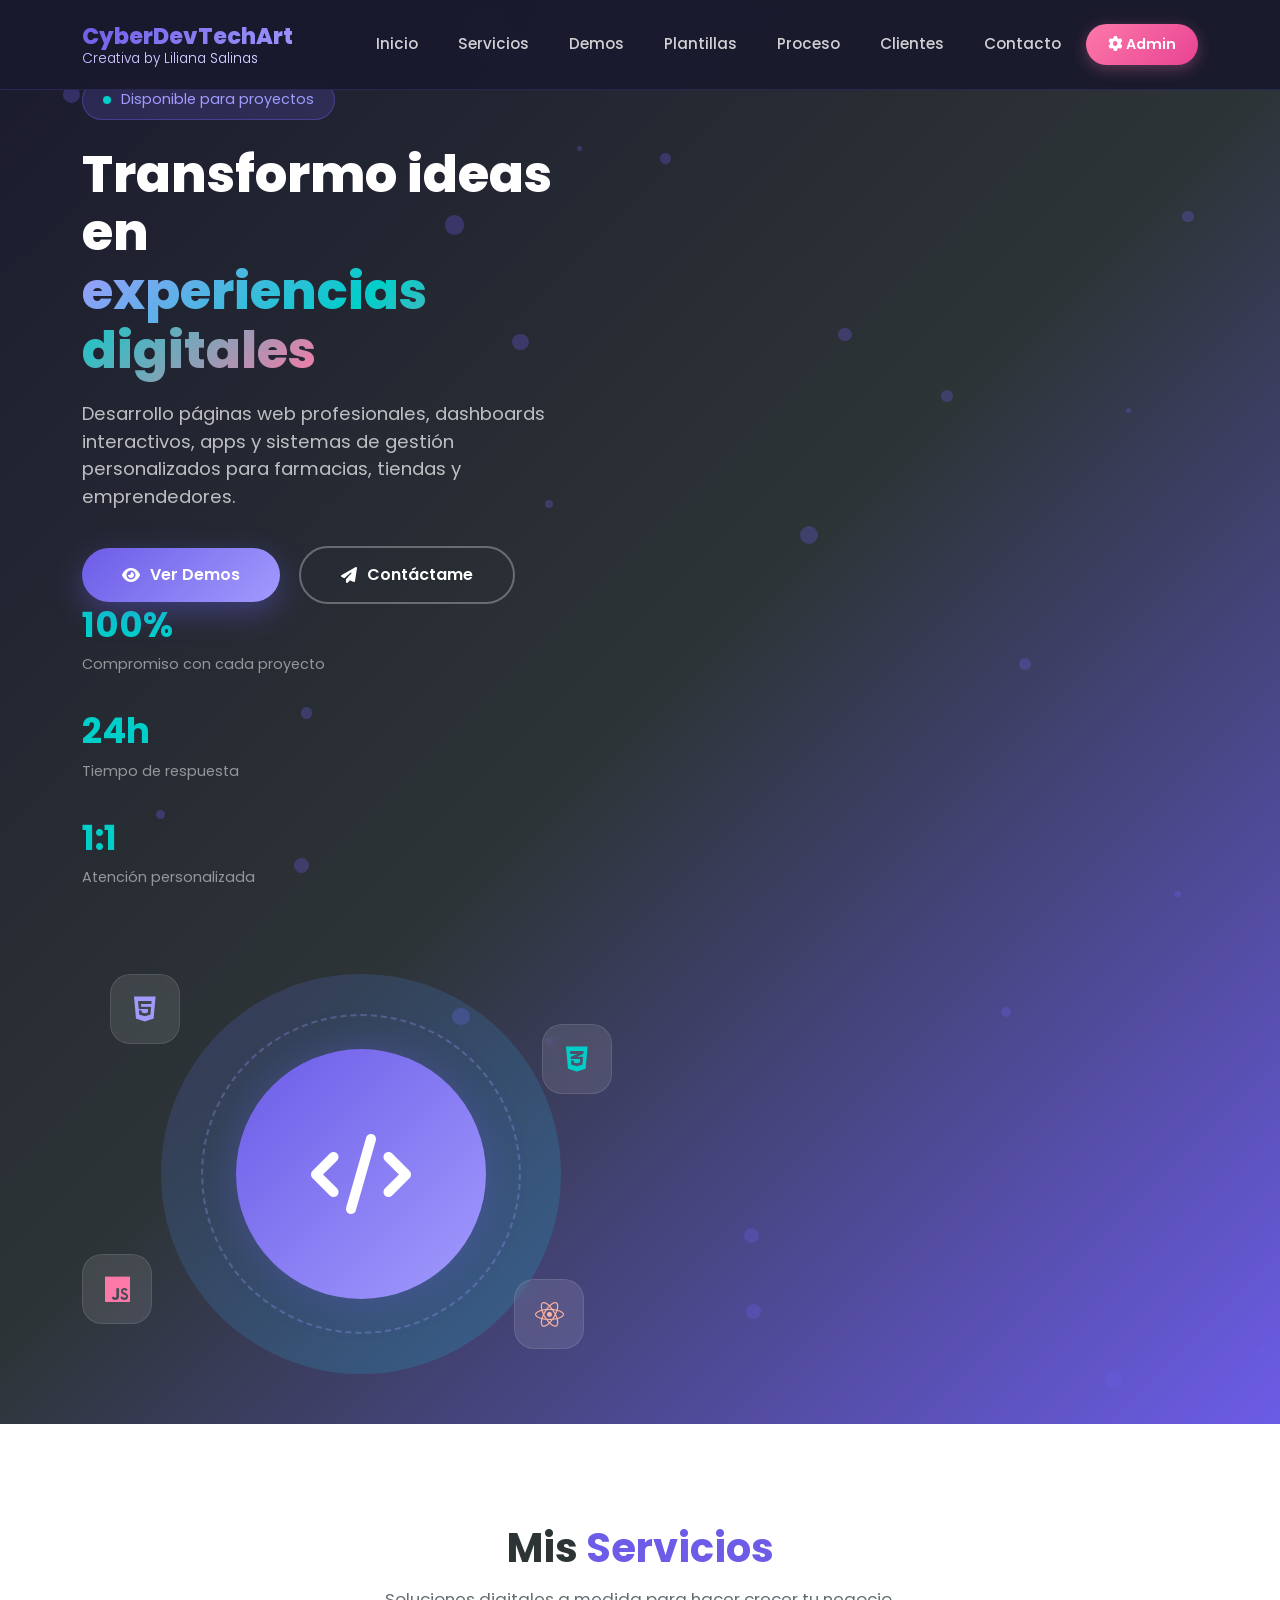
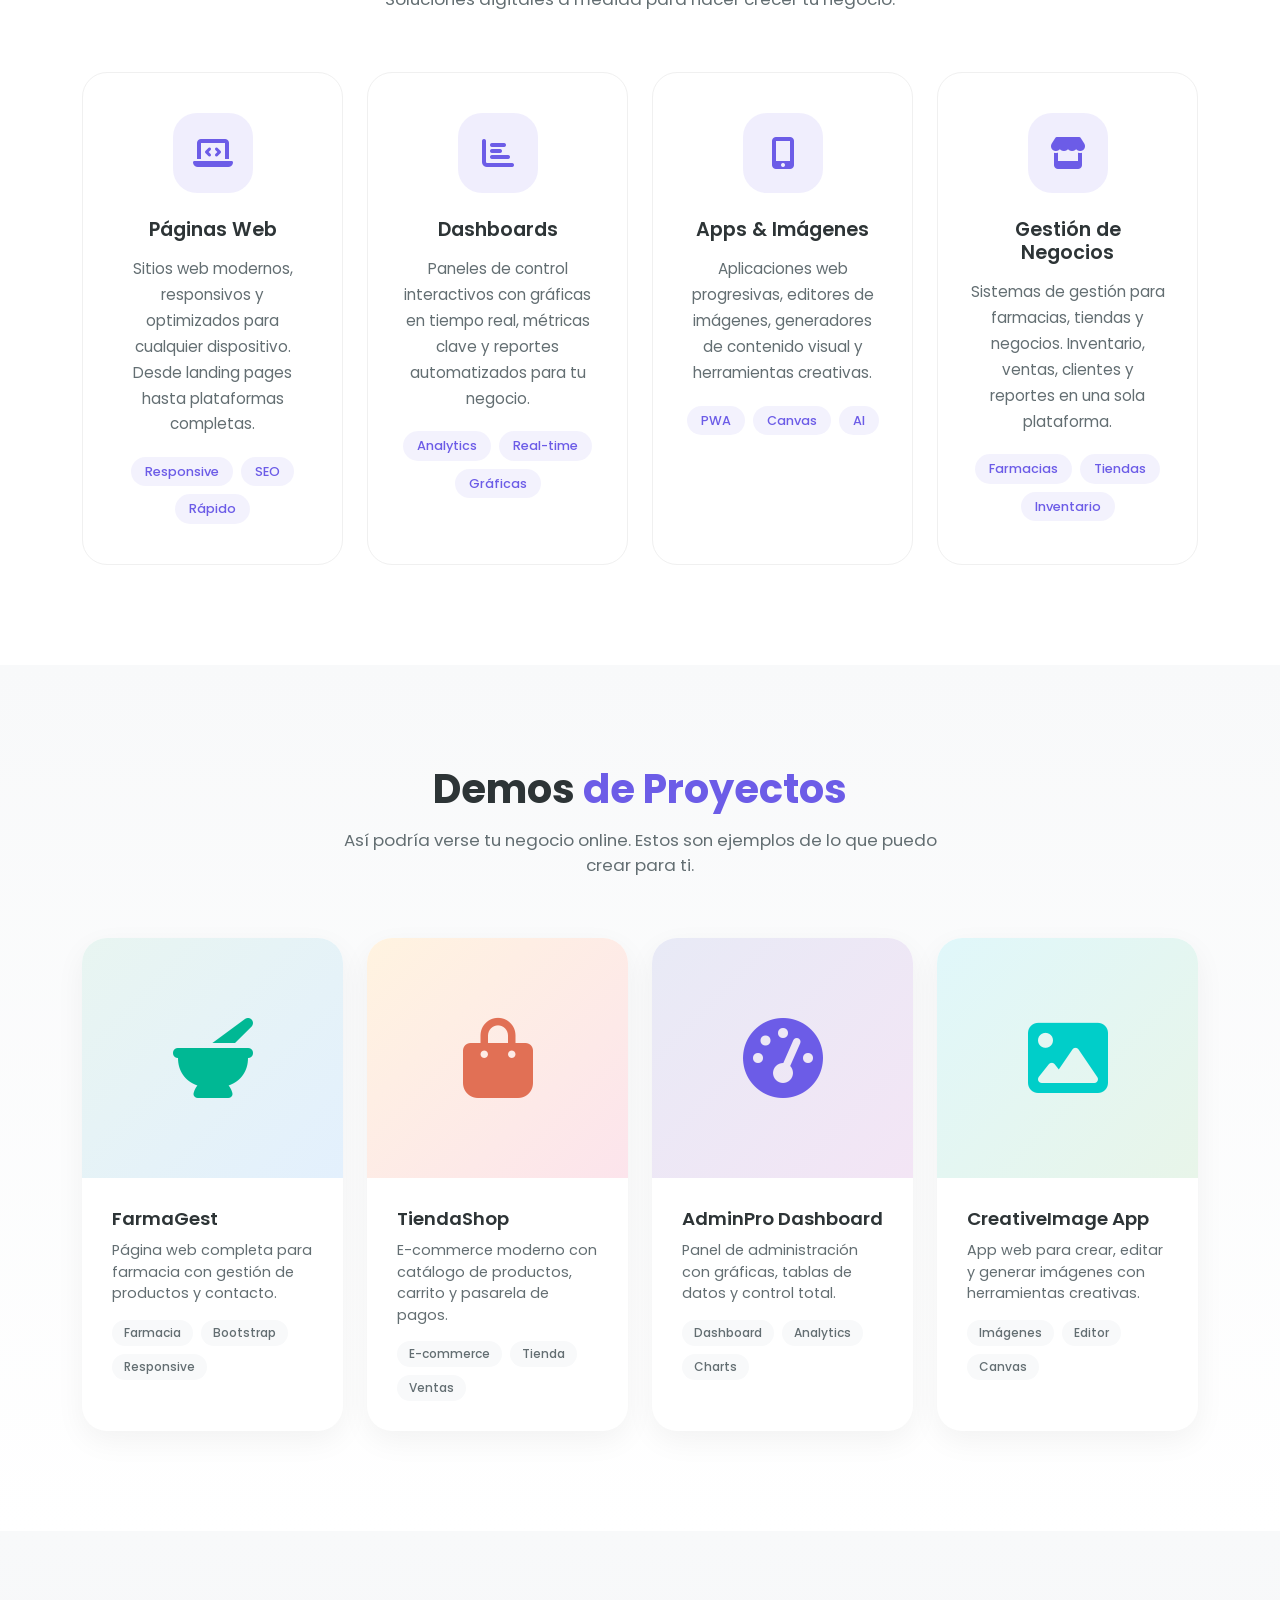
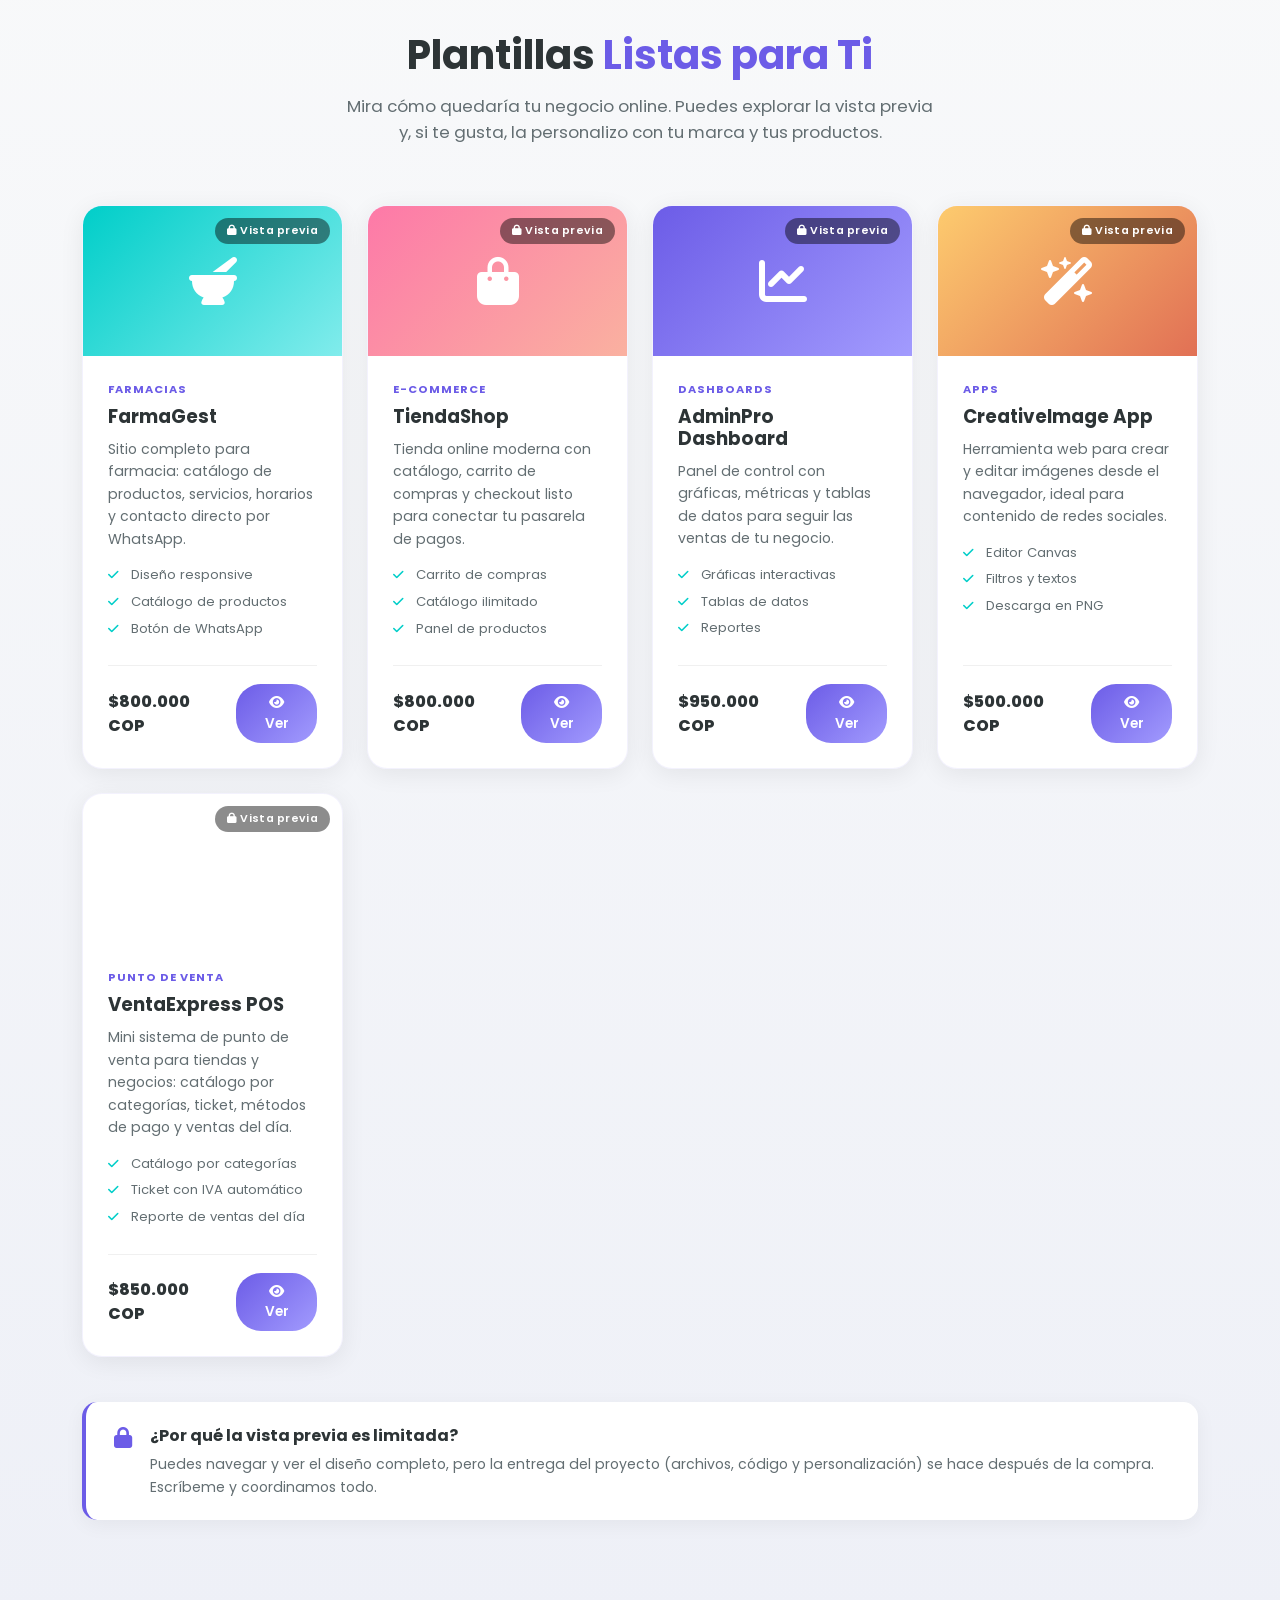
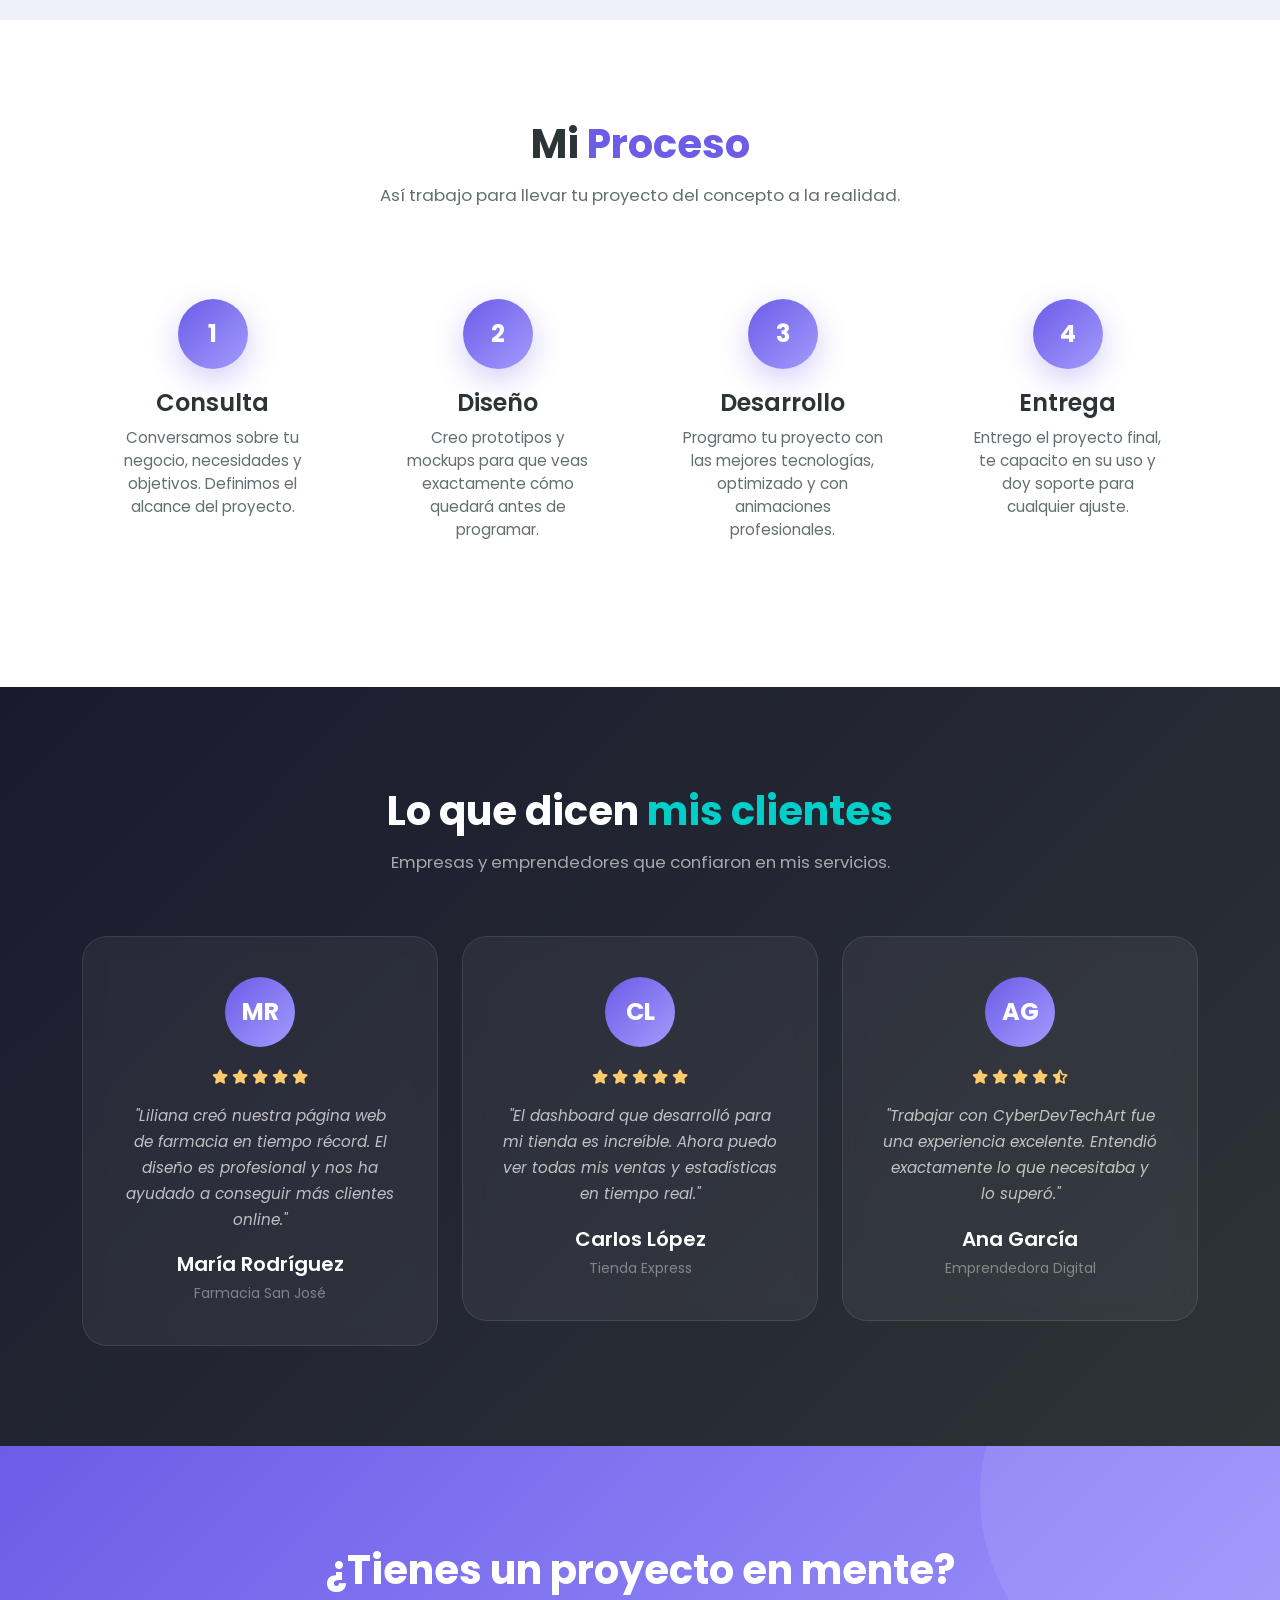
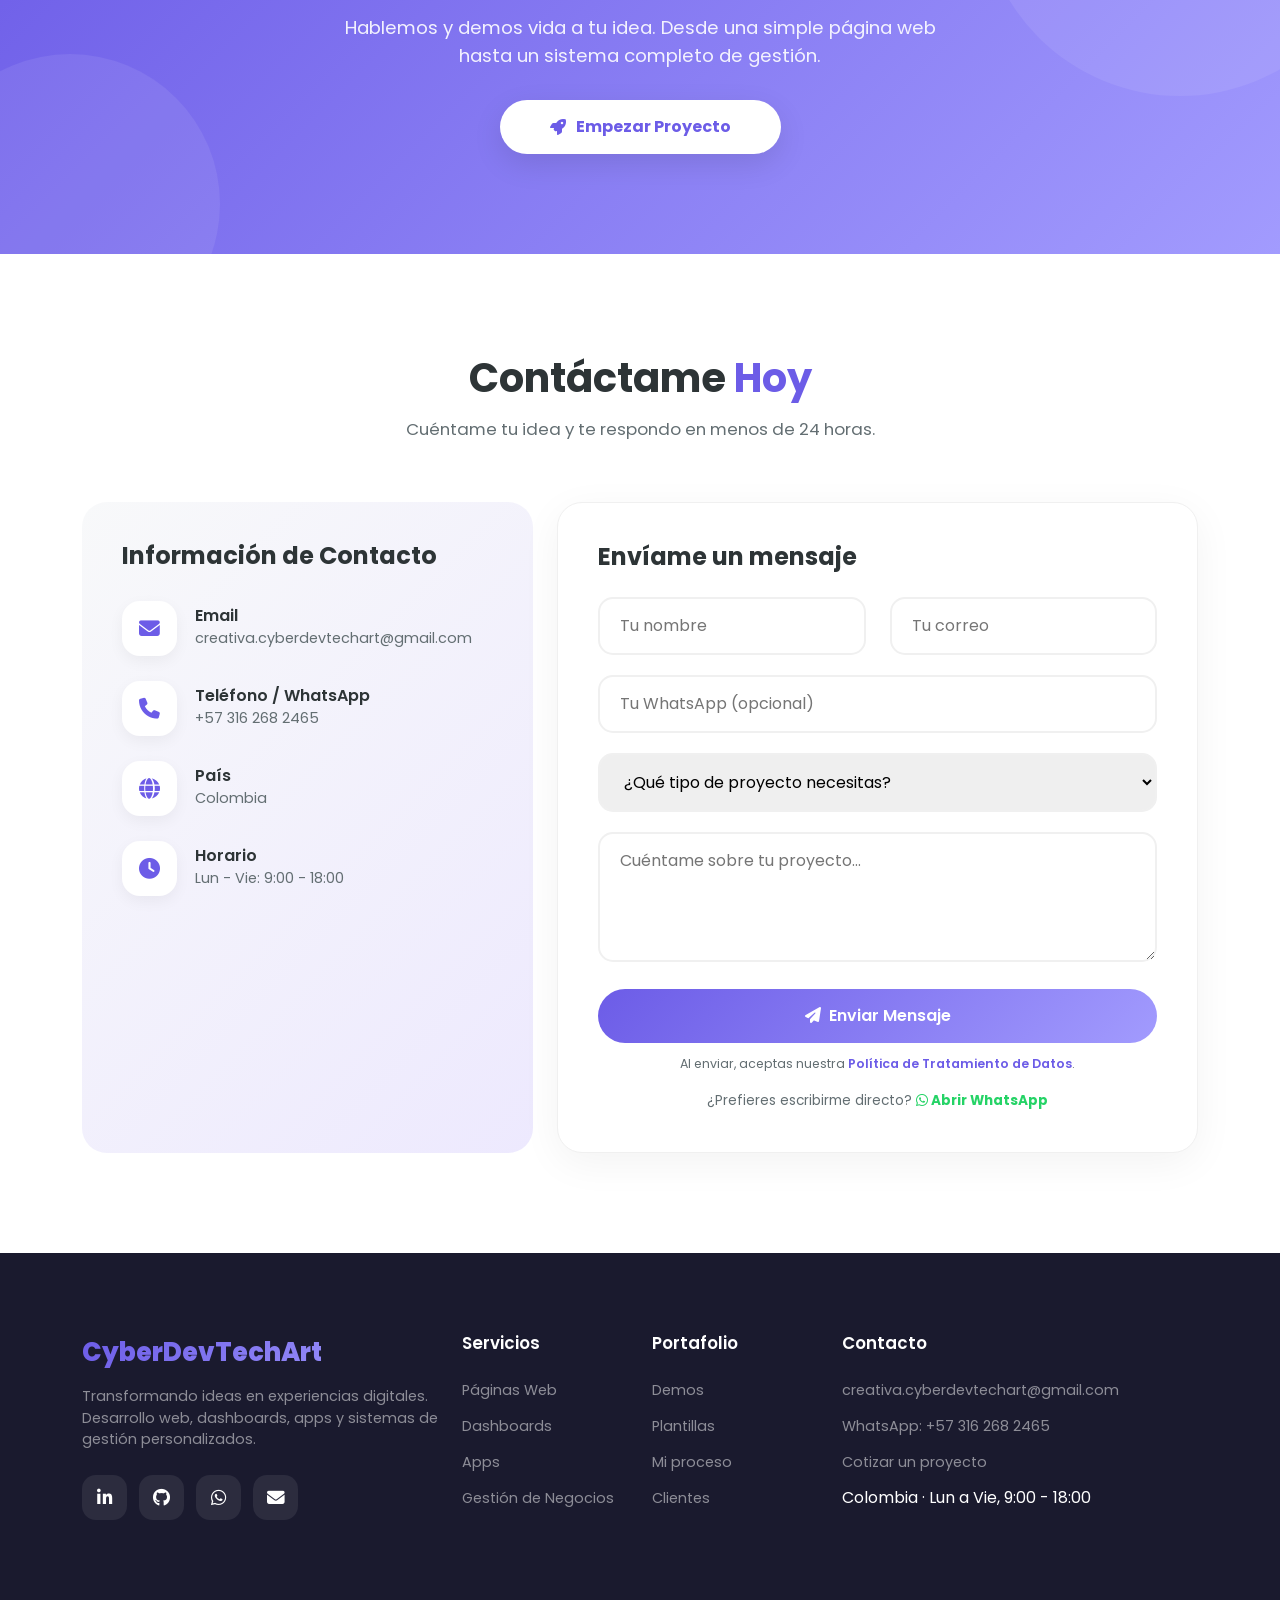
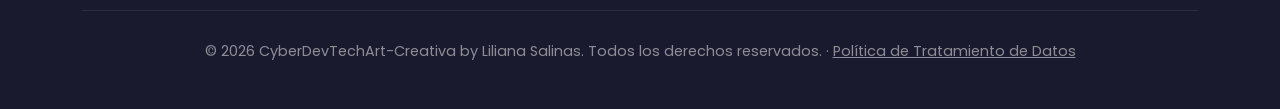
<file: index.html>
<!DOCTYPE html>
<html lang="es">
<head>
    <meta charset="UTF-8">
    <meta name="viewport" content="width=device-width, initial-scale=1.0">
    <title>CyberDevTechArt-Creativa | Desarrollo Web, Apps & Dashboards</title>
    <meta name="description" content="Portafolio de Liliana Salinas (CyberDevTechArt-Creativa): desarrollo de páginas web, dashboards, apps y sistemas de gestión para farmacias, tiendas y emprendedores en Colombia.">
    <meta name="author" content="Liliana Salinas">
    <link rel="canonical" href="https://salinascarabali.github.io/creativa.cyberdevtechart/">
    <meta property="og:type" content="website">
    <meta property="og:title" content="CyberDevTechArt-Creativa | Portafolio de Liliana Salinas">
    <meta property="og:description" content="Páginas web, dashboards, apps y sistemas de gestión a la medida. Mira los demos y plantillas disponibles.">
    <meta property="og:url" content="https://salinascarabali.github.io/creativa.cyberdevtechart/">
    <meta name="twitter:card" content="summary_large_image">
    <link href="https://cdn.jsdelivr.net/npm/bootstrap@5.3.2/dist/css/bootstrap.min.css" rel="stylesheet">
    <link href="https://cdnjs.cloudflare.com/ajax/libs/font-awesome/6.4.2/css/all.min.css" rel="stylesheet">
    <link href="https://fonts.googleapis.com/css2?family=Poppins:wght@300;400;500;600;700;800&display=swap" rel="stylesheet">
    <link rel="stylesheet" href="css/style.css">
</head>
<body>
    <!-- Navbar -->
    <nav class="navbar navbar-expand-lg fixed-top">
        <div class="container">
            <a class="navbar-brand" href="#inicio">CyberDevTechArt<span>Creativa by Liliana Salinas</span></a>
            <button class="navbar-toggler" type="button" data-bs-toggle="collapse" data-bs-target="#navbarNav">
                <span class="navbar-toggler-icon"></span>
            </button>
            <div class="collapse navbar-collapse" id="navbarNav">
                <ul class="navbar-nav ms-auto align-items-center">
                    <li class="nav-item"><a class="nav-link" href="#inicio">Inicio</a></li>
                    <li class="nav-item"><a class="nav-link" href="#servicios">Servicios</a></li>
                    <li class="nav-item"><a class="nav-link" href="#demos">Demos</a></li>
                    <li class="nav-item"><a class="nav-link" href="#plantillas">Plantillas</a></li>
                    <li class="nav-item"><a class="nav-link" href="#proceso">Proceso</a></li>
                    <li class="nav-item"><a class="nav-link" href="#testimonios">Clientes</a></li>
                    <li class="nav-item"><a class="nav-link" href="#contacto">Contacto</a></li>
                     <li class="nav-item"><a class="btn-admin-nav" href="admin.html"><i class="fas fa-cog me-1"></i> Admin</a></li>
                </ul>
                    
                </ul>
            </div>
        </div>
    </nav>

    <!-- Hero Section -->
    <section class="hero" id="inicio">
        <div class="hero-particles" id="particles"></div>
        <div class="container">
            <div class="row align-items-center">
                <div class="col-lg-6">
                    <div class="hero-content">
                        <div class="hero-badge">
                            <span class="pulse"></span>
                            <span id="adminStatus">Disponible para proyectos</span>
                        </div>
                        <h1>
                            Transformo ideas en<br>
                            <span class="gradient-text">experiencias digitales</span>
                        </h1>
                        <p id="heroDescription">
                            Desarrollo páginas web profesionales, dashboards interactivos, apps y sistemas de gestión personalizados para farmacias, tiendas y emprendedores.
                        </p>
                        <div class="hero-btns">
                            <a href="#demos" class="btn btn-hero-primary">
                                <i class="fas fa-eye"></i> Ver Demos
                            </a>
                            <a href="#contacto" class="btn btn-hero-outline">
                                <i class="fas fa-paper-plane"></i> Contáctame
                            </a>
                        </div>
                    <div class="stats-badges">
  <div class="stat-item">
    <h3>100%</h3>
    <p>Compromiso con cada proyecto</p>
  </div>
  <div class="stat-item">
    <h3>24h</h3>
    <p>Tiempo de respuesta</p>
  </div>
  <div class="stat-item">
    <h3>1:1</h3>
    <p>Atención personalizada</p>
  </div>
</div>
                        </div>
                    </div>
                </div>
                <div class="col-lg-6">
                    <div class="hero-visual">
                        <div class="hero-circle">
                            <div class="hero-circle-inner">
                                <i class="fas fa-code"></i>
                            </div>
                        </div>
                        <div class="floating-icon"><i class="fab fa-html5"></i></div>
                        <div class="floating-icon"><i class="fab fa-css3-alt"></i></div>
                        <div class="floating-icon"><i class="fab fa-js"></i></div>
                        <div class="floating-icon"><i class="fab fa-react"></i></div>
                    </div>
                </div>
            </div>
        </div>
    </section>

    <!-- Services Section -->
    <section class="services section-padding" id="servicios">
        <div class="container">
            <div class="section-title reveal">
                <h2>Mis <span class="highlight">Servicios</span></h2>
                <p>Soluciones digitales a medida para hacer crecer tu negocio.</p>
            </div>
            <div class="row g-4">
                <div class="col-md-6 col-lg-3">
                    <div class="service-card reveal">
                        <div class="service-icon">
                            <i class="fas fa-laptop-code"></i>
                        </div>
                        <h4>Páginas Web</h4>
                        <p>Sitios web modernos, responsivos y optimizados para cualquier dispositivo. Desde landing pages hasta plataformas completas.</p>
                        <div class="service-tags">
                            <span class="service-tag">Responsive</span>
                            <span class="service-tag">SEO</span>
                            <span class="service-tag">Rápido</span>
                        </div>
                    </div>
                </div>
                <div class="col-md-6 col-lg-3">
                    <div class="service-card reveal">
                        <div class="service-icon">
                            <i class="fas fa-chart-bar"></i>
                        </div>
                        <h4>Dashboards</h4>
                        <p>Paneles de control interactivos con gráficas en tiempo real, métricas clave y reportes automatizados para tu negocio.</p>
                        <div class="service-tags">
                            <span class="service-tag">Analytics</span>
                            <span class="service-tag">Real-time</span>
                            <span class="service-tag">Gráficas</span>
                        </div>
                    </div>
                </div>
                <div class="col-md-6 col-lg-3">
                    <div class="service-card reveal">
                        <div class="service-icon">
                            <i class="fas fa-mobile-alt"></i>
                        </div>
                        <h4>Apps & Imágenes</h4>
                        <p>Aplicaciones web progresivas, editores de imágenes, generadores de contenido visual y herramientas creativas.</p>
                        <div class="service-tags">
                            <span class="service-tag">PWA</span>
                            <span class="service-tag">Canvas</span>
                            <span class="service-tag">AI</span>
                        </div>
                    </div>
                </div>
                <div class="col-md-6 col-lg-3">
                    <div class="service-card reveal">
                        <div class="service-icon">
                            <i class="fas fa-store"></i>
                        </div>
                        <h4>Gestión de Negocios</h4>
                        <p>Sistemas de gestión para farmacias, tiendas y negocios. Inventario, ventas, clientes y reportes en una sola plataforma.</p>
                        <div class="service-tags">
                            <span class="service-tag">Farmacias</span>
                            <span class="service-tag">Tiendas</span>
                            <span class="service-tag">Inventario</span>
                        </div>
                    </div>
                </div>
            </div>
        </div>
    </section>

    <!-- Portfolio / Demos Section -->
    <section class="portfolio section-padding" id="demos">
        <div class="container">
            <div class="section-title reveal">
                <h2>Demos <span class="highlight">de Proyectos</span></h2>
                <p>Así podría verse tu negocio online. Estos son ejemplos de lo que puedo crear para ti.</p>
            </div>
            <div class="row g-4">
                <div class="col-md-6 col-lg-3">
                    <div class="portfolio-card reveal">
                        <div class="portfolio-img farmacia">
                            <div class="demo-screen">
                                <i class="fas fa-mortar-pestle"></i>
                            </div>
                            <div class="portfolio-overlay">
                                <a href="demo-farmacia.html" class="btn btn-view-demo">Ver Demo</a>
                            </div>
                        </div>
                        <div class="portfolio-body">
                            <h5>FarmaGest</h5>
                            <p>Página web completa para farmacia con gestión de productos y contacto.</p>
                            <div class="portfolio-tags">
                                <span class="portfolio-tag">Farmacia</span>
                                <span class="portfolio-tag">Bootstrap</span>
                                <span class="portfolio-tag">Responsive</span>
                            </div>
                        </div>
                    </div>
                </div>
                <div class="col-md-6 col-lg-3">
                    <div class="portfolio-card reveal">
                        <div class="portfolio-img tienda">
                            <div class="demo-screen">
                                <i class="fas fa-shopping-bag"></i>
                            </div>
                            <div class="portfolio-overlay">
                                <a href="tienda-shop.html" class="btn btn-view-demo">Ver Demo</a>
                            </div>
                        </div>
                        <div class="portfolio-body">
                            <h5>TiendaShop</h5>
                            <p>E-commerce moderno con catálogo de productos, carrito y pasarela de pagos.</p>
                            <div class="portfolio-tags">
                                <span class="portfolio-tag">E-commerce</span>
                                <span class="portfolio-tag">Tienda</span>
                                <span class="portfolio-tag">Ventas</span>
                            </div>
                        </div>
                    </div>
                </div>
                <div class="col-md-6 col-lg-3">
                    <div class="portfolio-card reveal">
                        <div class="portfolio-img dashboard">
                            <div class="demo-screen">
                                <i class="fas fa-tachometer-alt"></i>
                            </div>
                            <div class="portfolio-overlay">
                                <a href="admin-analytics.html" class="btn btn-view-demo">Ver Demo</a>
                            </div>
                        </div>
                        <div class="portfolio-body">
                            <h5>AdminPro Dashboard</h5>
                            <p>Panel de administración con gráficas, tablas de datos y control total.</p>
                            <div class="portfolio-tags">
                                <span class="portfolio-tag">Dashboard</span>
                                <span class="portfolio-tag">Analytics</span>
                                <span class="portfolio-tag">Charts</span>
                            </div>
                        </div>
                    </div>
                </div>
                <div class="col-md-6 col-lg-3">
                    <div class="portfolio-card reveal">
                        <div class="portfolio-img app">
                            <div class="demo-screen">
                                <i class="fas fa-image"></i>
                            </div>
                            <div class="portfolio-overlay">
                                <a href="creative-image.html" class="btn btn-view-demo">Ver Demo</a>
                            </div>
                        </div>
                        <div class="portfolio-body">
                            <h5>CreativeImage App</h5>
                            <p>App web para crear, editar y generar imágenes con herramientas creativas.</p>
                            <div class="portfolio-tags">
                                <span class="portfolio-tag">Imágenes</span>
                                <span class="portfolio-tag">Editor</span>
                                <span class="portfolio-tag">Canvas</span>
                            </div>
                        </div>
                    </div>
                </div>
            </div>
        </div>
    </section>

    <!-- Plantillas a la venta -->
    <section class="templates section-padding" id="plantillas">
        <div class="container">
            <div class="section-title reveal">
                <h2>Plantillas <span class="highlight">Listas para Ti</span></h2>
                <p>Mira cómo quedaría tu negocio online. Puedes explorar la vista previa y, si te gusta, la personalizo con tu marca y tus productos.</p>
            </div>

            <div class="row g-4" id="templatesGrid"></div>

            <div class="templates-note reveal">
                <i class="fas fa-lock"></i>
                <div>
                    <strong>¿Por qué la vista previa es limitada?</strong>
                    <p>Puedes navegar y ver el diseño completo, pero la entrega del proyecto (archivos, código y personalización) se hace después de la compra. Escríbeme y coordinamos todo.</p>
                </div>
            </div>
        </div>
    </section>

    <!-- Modal de vista previa -->
    <div class="preview-modal" id="previewModal" aria-hidden="true">
        <div class="preview-box">
            <div class="preview-head">
                <div>
                    <h5 id="previewTitle">Vista previa</h5>
                    <small id="previewPrice"></small>
                </div>
                <button class="preview-close" onclick="closePreview()" aria-label="Cerrar vista previa">
                    <i class="fas fa-times"></i>
                </button>
            </div>
            <div class="preview-frame-wrap">
                <iframe id="previewFrame" title="Vista previa de la plantilla" loading="lazy"></iframe>
                <div class="preview-shield">
                    <span class="preview-watermark">VISTA PREVIA</span>
                </div>
            </div>
            <div class="preview-foot">
                <p><i class="fas fa-info-circle"></i> Vista previa solo de lectura. La versión completa se entrega personalizada.</p>
                <div class="preview-actions">
                    <a href="#" id="previewOpen" target="_blank" rel="noopener" class="btn btn-preview-ghost">
                        <i class="fas fa-up-right-from-square"></i> Ver en grande
                    </a>
                    <a href="#" id="previewBuy" target="_blank" rel="noopener" class="btn btn-preview-buy">
                        <i class="fab fa-whatsapp"></i> La quiero
                    </a>
                </div>
            </div>
        </div>
    </div>

    <!-- Process Section -->
    <section class="process section-padding" id="proceso">
        <div class="container">
            <div class="section-title reveal">
                <h2>Mi <span class="highlight">Proceso</span></h2>
                <p>Así trabajo para llevar tu proyecto del concepto a la realidad.</p>
            </div>
            <div class="row">
                <div class="col-md-6 col-lg-3">
                    <div class="process-step reveal">
                        <div class="step-number">1</div>
                        <h4>Consulta</h4>
                        <p>Conversamos sobre tu negocio, necesidades y objetivos. Definimos el alcance del proyecto.</p>
                    </div>
                </div>
                <div class="col-md-6 col-lg-3">
                    <div class="process-step reveal">
                        <div class="step-number">2</div>
                        <h4>Diseño</h4>
                        <p>Creo prototipos y mockups para que veas exactamente cómo quedará antes de programar.</p>
                    </div>
                </div>
                <div class="col-md-6 col-lg-3">
                    <div class="process-step reveal">
                        <div class="step-number">3</div>
                        <h4>Desarrollo</h4>
                        <p>Programo tu proyecto con las mejores tecnologías, optimizado y con animaciones profesionales.</p>
                    </div>
                </div>
                <div class="col-md-6 col-lg-3">
                    <div class="process-step reveal">
                        <div class="step-number">4</div>
                        <h4>Entrega</h4>
                        <p>Entrego el proyecto final, te capacito en su uso y doy soporte para cualquier ajuste.</p>
                    </div>
                </div>
            </div>
        </div>
    </section>

    <!-- Testimonials -->
    <section class="testimonials section-padding" id="testimonios">
        <div class="container">
            <div class="section-title reveal">
                <h2>Lo que dicen <span style="color: var(--secondary);">mis clientes</span></h2>
                <p>Empresas y emprendedores que confiaron en mis servicios.</p>
            </div>
            <div class="row g-4">
                <div class="col-md-4">
                    <div class="testimonial-card reveal">
                        <div class="testimonial-avatar">MR</div>
                        <div class="stars">
                            <i class="fas fa-star"></i>
                            <i class="fas fa-star"></i>
                            <i class="fas fa-star"></i>
                            <i class="fas fa-star"></i>
                            <i class="fas fa-star"></i>
                        </div>
                        <p>"Liliana creó nuestra página web de farmacia en tiempo récord. El diseño es profesional y nos ha ayudado a conseguir más clientes online."</p>
                        <h5>María Rodríguez</h5>
                        <small>Farmacia San José</small>
                    </div>
                </div>
                <div class="col-md-4">
                    <div class="testimonial-card reveal">
                        <div class="testimonial-avatar">CL</div>
                        <div class="stars">
                            <i class="fas fa-star"></i>
                            <i class="fas fa-star"></i>
                            <i class="fas fa-star"></i>
                            <i class="fas fa-star"></i>
                            <i class="fas fa-star"></i>
                        </div>
                        <p>"El dashboard que desarrolló para mi tienda es increíble. Ahora puedo ver todas mis ventas y estadísticas en tiempo real."</p>
                        <h5>Carlos López</h5>
                        <small>Tienda Express</small>
                    </div>
                </div>
                <div class="col-md-4">
                    <div class="testimonial-card reveal">
                        <div class="testimonial-avatar">AG</div>
                        <div class="stars">
                            <i class="fas fa-star"></i>
                            <i class="fas fa-star"></i>
                            <i class="fas fa-star"></i>
                            <i class="fas fa-star"></i>
                            <i class="fas fa-star-half-alt"></i>
                        </div>
                        <p>"Trabajar con CyberDevTechArt fue una experiencia excelente. Entendió exactamente lo que necesitaba y lo superó."</p>
                        <h5>Ana García</h5>
                        <small>Emprendedora Digital</small>
                    </div>
                </div>
            </div>
        </div>
    </section>

    <!-- CTA Section -->
    <section class="cta">
        <div class="container">
            <div class="cta-content reveal">
                <h2>¿Tienes un proyecto en mente?</h2>
                <p>Hablemos y demos vida a tu idea. Desde una simple página web hasta un sistema completo de gestión.</p>
                <a href="#contacto" class="btn btn-cta-light">
                    <i class="fas fa-rocket"></i> Empezar Proyecto
                </a>
            </div>
        </div>
    </section>

    <!-- Contact Section -->
    <section class="contact section-padding" id="contacto">
        <div class="container">
            <div class="section-title reveal">
                <h2>Contáctame <span class="highlight">Hoy</span></h2>
                <p>Cuéntame tu idea y te respondo en menos de 24 horas.</p>
            </div>
            <div class="row g-4">
                <div class="col-lg-5">
                    <div class="contact-info-card reveal">
                        <h4 style="font-weight: 700; margin-bottom: 30px;">Información de Contacto</h4>
                        <div class="contact-info-item">
                            <div class="contact-info-icon">
                                <i class="fas fa-envelope"></i>
                            </div>
                            <div class="contact-info-text">
                                <h5>Email</h5>
                                <p id="displayEmail"><a href="mailto:creativa.cyberdevtechart@gmail.com">creativa.cyberdevtechart@gmail.com</a></p>
                            </div>
                        </div>
                        <div class="contact-info-item">
                            <div class="contact-info-icon">
                                <i class="fas fa-phone"></i>
                            </div>
                            <div class="contact-info-text">
                                <h5>Teléfono / WhatsApp</h5>
                                <p id="displayPhone"><a href="https://wa.me/573162682465" target="_blank" rel="noopener">+57 316 268 2465</a></p>
                            </div>
                        </div>
                        <div class="contact-info-item">
                            <div class="contact-info-icon">
                                <i class="fas fa-globe"></i>
                            </div>
                            <div class="contact-info-text">
                                <h5>País</h5>
                                <p id="displayCountry">Colombia</p>
                            </div>
                        </div>
                        <div class="contact-info-item">
                            <div class="contact-info-icon">
                                <i class="fas fa-clock"></i>
                            </div>
                            <div class="contact-info-text">
                                <h5>Horario</h5>
                                <p>Lun - Vie: 9:00 - 18:00</p>
                            </div>
                        </div>
                    </div>
                </div>
                <div class="col-lg-7">
                    <div class="contact-form reveal">
                        <h4 style="font-weight: 700; margin-bottom: 25px;">Envíame un mensaje</h4>
                        <form id="contactForm" novalidate>
                            <div class="row">
                                <div class="col-md-6">
                                    <input type="text" name="nombre" id="cfName" class="form-control-custom" placeholder="Tu nombre" required>
                                </div>
                                <div class="col-md-6">
                                    <input type="email" name="email" id="cfEmail" class="form-control-custom" placeholder="Tu correo" required>
                                </div>
                            </div>
                            <input type="tel" name="telefono" id="cfPhone" class="form-control-custom" placeholder="Tu WhatsApp (opcional)">
                            <select name="tipo_proyecto" id="cfType" class="form-control-custom" required>
                                <option value="">¿Qué tipo de proyecto necesitas?</option>
                                <option value="Página Web">Página Web</option>
                                <option value="Dashboard / Analytics">Dashboard / Analytics</option>
                                <option value="App / Imágenes">App / Imágenes</option>
                                <option value="Sistema de Gestión">Sistema de Gestión</option>
                                <option value="Compra de plantilla">Compra de plantilla</option>
                                <option value="Otro">Otro</option>
                            </select>
                            <textarea name="mensaje" id="cfMessage" class="form-control-custom" rows="4" placeholder="Cuéntame sobre tu proyecto..." required></textarea>
                            <button type="submit" class="btn btn-submit">
                                <i class="fas fa-paper-plane me-2"></i>Enviar Mensaje
                            </button>
                            <div class="form-feedback" id="formFeedback"></div>
                            <p class="form-alt" style="font-size:0.78rem; margin-top:12px;">
                                Al enviar, aceptas nuestra
                                <a href="privacidad.html" style="color: var(--primary); font-weight:600;">Política de Tratamiento de Datos</a>.
                            </p>
                            <p class="form-alt">
                                ¿Prefieres escribirme directo?
                                <a href="https://wa.me/573162682465?text=Hola%20Liliana%2C%20vi%20tu%20portafolio%20y%20me%20interesa%20un%20proyecto" target="_blank" rel="noopener">
                                    <i class="fab fa-whatsapp"></i> Abrir WhatsApp
                                </a>
                            </p>
                        </form>
                    </div>
                </div>
            </div>
        </div>
    </section>

    <!-- Footer -->
    <footer class="footer">
        <div class="container">
            <div class="row">
                <div class="col-lg-4 mb-4">
                    <a class="footer-brand" href="#inicio">CyberDevTechArt</a>
                    <p>Transformando ideas en experiencias digitales. Desarrollo web, dashboards, apps y sistemas de gestión personalizados.</p>
                    <div class="social-links mt-4">
                        <a href="https://www.linkedin.com/company/cyberdevartbylilisalinas/" target="_blank" rel="noopener" title="LinkedIn"><i class="fab fa-linkedin-in"></i></a>
                        <a href="https://github.com/salinascarabali" target="_blank" rel="noopener" title="GitHub"><i class="fab fa-github"></i></a>
                        <a href="https://wa.me/573162682465" target="_blank" rel="noopener" title="WhatsApp"><i class="fab fa-whatsapp"></i></a>
                        <a href="mailto:creativa.cyberdevtechart@gmail.com" title="Email"><i class="fas fa-envelope"></i></a>
                    </div>
                </div>
                <div class="col-lg-2 col-md-4 mb-4">
                    <h5>Servicios</h5>
                    <ul class="footer-links">
                        <li><a href="#servicios">Páginas Web</a></li>
                        <li><a href="#servicios">Dashboards</a></li>
                        <li><a href="#servicios">Apps</a></li>
                        <li><a href="#servicios">Gestión de Negocios</a></li>
                    </ul>
                </div>
                <div class="col-lg-2 col-md-4 mb-4">
                    <h5>Portafolio</h5>
                    <ul class="footer-links">
                        <li><a href="#demos">Demos</a></li>
                        <li><a href="#plantillas">Plantillas</a></li>
                        <li><a href="#proceso">Mi proceso</a></li>
                        <li><a href="#testimonios">Clientes</a></li>
                    </ul>
                </div>
                <div class="col-lg-4 col-md-4 mb-4">
                    <h5>Contacto</h5>
                    <ul class="footer-links">
                        <li><a href="mailto:creativa.cyberdevtechart@gmail.com">creativa.cyberdevtechart@gmail.com</a></li>
                        <li><a href="https://wa.me/573162682465" target="_blank" rel="noopener">WhatsApp: +57 316 268 2465</a></li>
                        <li><a href="#contacto">Cotizar un proyecto</a></li>
                        <li>Colombia · Lun a Vie, 9:00 - 18:00</li>
                    </ul>
                </div>
            </div>
            <div class="footer-bottom">
                <p>© <span id="year">2026</span> CyberDevTechArt-Creativa by Liliana Salinas. Todos los derechos reservados.
                    · <a href="privacidad.html" style="color: inherit; text-decoration: underline;">Política de Tratamiento de Datos</a>
                </p>
            </div>
        </div>
    </footer>

    <script src="https://cdn.jsdelivr.net/npm/bootstrap@5.3.2/dist/js/bootstrap.bundle.min.js"></script>
    <script src="js/app.js"></script>
</body>
</html>
</file>
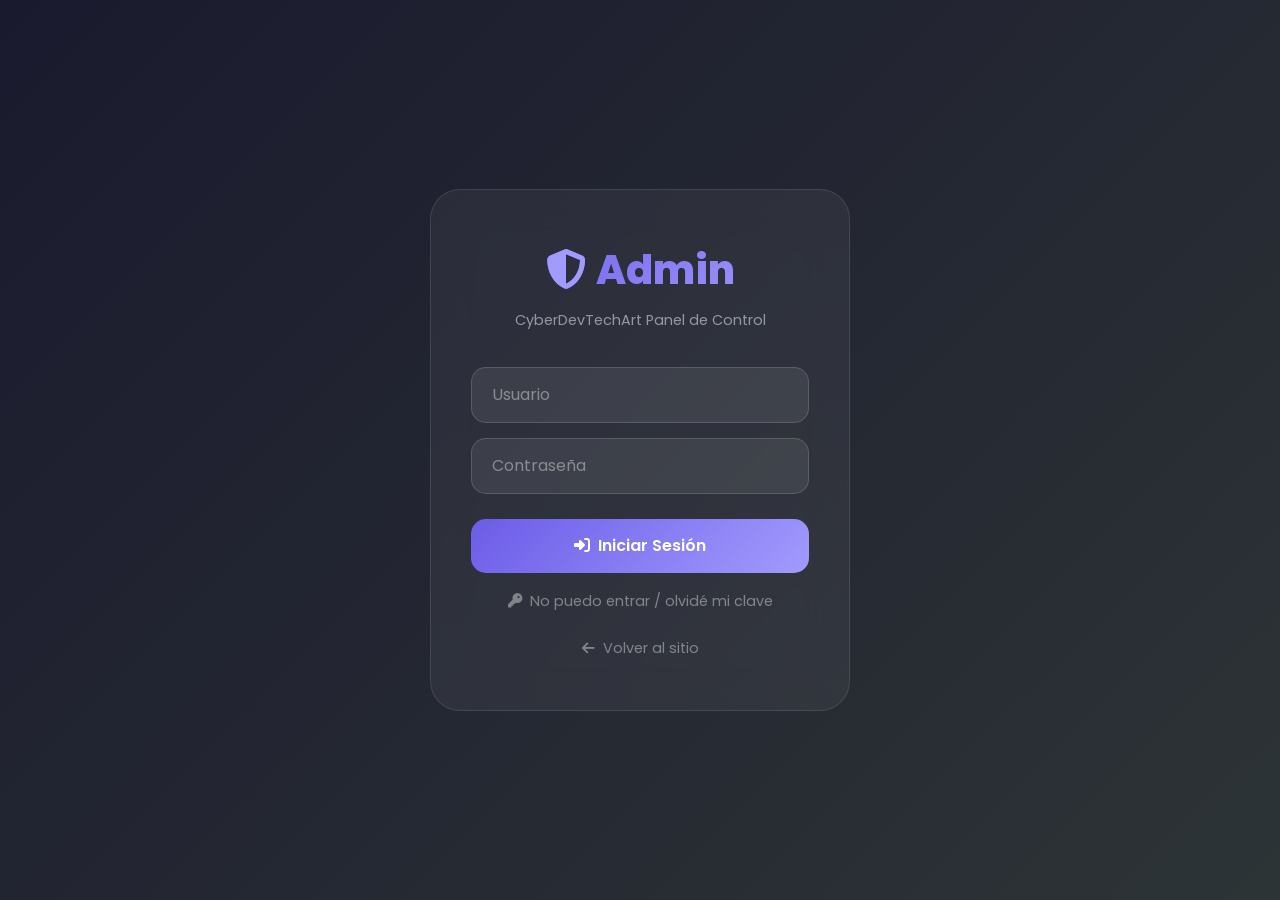
<file: admin.html>
<!DOCTYPE html>
<html lang="es">
<head>
    <meta charset="UTF-8">
    <meta name="viewport" content="width=device-width, initial-scale=1.0">
    <title>Panel de Administración | CyberDevTechArt</title>
    <link href="https://cdn.jsdelivr.net/npm/bootstrap@5.3.2/dist/css/bootstrap.min.css" rel="stylesheet">
    <link href="https://cdnjs.cloudflare.com/ajax/libs/font-awesome/6.4.2/css/all.min.css" rel="stylesheet">
    <link href="https://fonts.googleapis.com/css2?family=Poppins:wght@300;400;500;600;700;800&display=swap" rel="stylesheet">
    <style>
        :root {
            --primary: #6c5ce7;
            --primary-dark: #5649c0;
            --secondary: #00cec9;
            --accent: #fd79a8;
            --dark: #2d3436;
            --darker: #1a1a2e;
            --light: #f8f9fa;
            --gradient-1: linear-gradient(135deg, #6c5ce7 0%, #a29bfe 100%);
            --gradient-2: linear-gradient(135deg, #00cec9 0%, #81ecec 100%);
        }

        * { margin: 0; padding: 0; box-sizing: border-box; }

        body {
            font-family: 'Poppins', sans-serif;
            background: linear-gradient(135deg, #1a1a2e 0%, #2d3436 100%);
            min-height: 100vh;
            color: var(--dark);
        }

        .badge-type {
            display: inline-block;
            padding: 4px 12px;
            border-radius: 20px;
            font-size: 0.72rem;
            font-weight: 600;
            background: rgba(108, 92, 231, 0.25);
            color: #a29bfe;
            border: 1px solid rgba(108, 92, 231, 0.4);
        }

        /* Login Screen */
        .login-screen {
            min-height: 100vh;
            display: flex;
            align-items: center;
            justify-content: center;
            padding: 20px;
        }

        .login-card {
            background: rgba(255,255,255,0.05);
            backdrop-filter: blur(20px);
            border: 1px solid rgba(255,255,255,0.1);
            border-radius: 30px;
            padding: 50px 40px;
            width: 100%;
            max-width: 420px;
            text-align: center;
        }

        .login-logo {
            font-size: 2.5rem;
            font-weight: 800;
            background: var(--gradient-1);
            -webkit-background-clip: text;
            -webkit-text-fill-color: transparent;
            background-clip: text;
            margin-bottom: 10px;
        }

        .login-logo i { margin-right: 10px; -webkit-text-fill-color: #a29bfe; }

        .login-subtitle {
            color: rgba(255,255,255,0.5);
            font-size: 0.9rem;
            margin-bottom: 35px;
        }

        .login-input {
            background: rgba(255,255,255,0.08);
            border: 1px solid rgba(255,255,255,0.15);
            border-radius: 15px;
            padding: 15px 20px;
            color: white;
            width: 100%;
            margin-bottom: 15px;
            font-family: 'Poppins', sans-serif;
            font-size: 1rem;
            transition: all 0.3s ease;
        }

        .login-input::placeholder { color: rgba(255,255,255,0.4); }

        .login-input:focus {
            outline: none;
            border-color: var(--primary);
            background: rgba(255,255,255,0.12);
        }

        .btn-login {
            background: var(--gradient-1);
            color: white;
            padding: 15px 40px;
            border-radius: 15px;
            font-weight: 600;
            border: none;
            width: 100%;
            cursor: pointer;
            transition: all 0.3s ease;
            font-family: 'Poppins', sans-serif;
            font-size: 1rem;
            margin-top: 10px;
        }

        .btn-login:hover {
            transform: translateY(-2px);
            box-shadow: 0 10px 30px rgba(108, 92, 231, 0.4);
        }

        .back-link {
            display: inline-block;
            margin-top: 25px;
            color: rgba(255,255,255,0.4);
            text-decoration: none;
            font-size: 0.9rem;
            transition: all 0.3s ease;
        }

        .back-link:hover { color: var(--primary); }

        .login-error {
            background: rgba(231, 76, 60, 0.2);
            border: 1px solid rgba(231, 76, 60, 0.4);
            color: #ff7675;
            padding: 12px;
            border-radius: 12px;
            margin-bottom: 15px;
            font-size: 0.9rem;
            display: none;
        }

        /* Dashboard */
        .dashboard {
            display: none;
            min-height: 100vh;
        }

        .sidebar {
            background: rgba(26, 26, 46, 0.95);
            min-height: 100vh;
            padding: 30px 20px;
            border-right: 1px solid rgba(255,255,255,0.05);
            position: fixed;
            width: 260px;
            top: 0;
            left: 0;
            bottom: 0;
            overflow-y: auto;
        }

        .sidebar-brand {
            font-size: 1.3rem;
            font-weight: 700;
            background: var(--gradient-1);
            -webkit-background-clip: text;
            -webkit-text-fill-color: transparent;
            background-clip: text;
            margin-bottom: 5px;
            display: block;
        }

        .sidebar-brand small {
            font-size: 0.7rem;
            -webkit-text-fill-color: rgba(255,255,255,0.4);
            font-weight: 400;
        }

        .sidebar-divider {
            height: 1px;
            background: rgba(255,255,255,0.1);
            margin: 25px 0;
        }

        .sidebar-menu { list-style: none; padding: 0; }

        .sidebar-menu li { margin-bottom: 8px; }

        .sidebar-menu a {
            display: flex;
            align-items: center;
            gap: 12px;
            padding: 12px 15px;
            border-radius: 12px;
            color: rgba(255,255,255,0.6);
            text-decoration: none;
            transition: all 0.3s ease;
            font-size: 0.9rem;
            cursor: pointer;
            border: none;
            background: none;
            width: 100%;
            font-family: 'Poppins', sans-serif;
        }

        .sidebar-menu a:hover,
        .sidebar-menu a.active {
            background: rgba(108, 92, 231, 0.2);
            color: white;
        }

        .sidebar-menu a i { width: 20px; text-align: center; }

        .btn-logout {
            background: rgba(231, 76, 60, 0.2);
            border: 1px solid rgba(231, 76, 60, 0.3);
            color: #ff7675;
            padding: 12px 15px;
            border-radius: 12px;
            width: 100%;
            cursor: pointer;
            transition: all 0.3s ease;
            font-family: 'Poppins', sans-serif;
            font-size: 0.9rem;
            margin-top: 20px;
        }

        .btn-logout:hover {
            background: rgba(231, 76, 60, 0.3);
        }

        .main-content {
            margin-left: 260px;
            padding: 30px;
            min-height: 100vh;
        }

        .topbar {
            display: flex;
            justify-content: space-between;
            align-items: center;
            margin-bottom: 30px;
            padding-bottom: 20px;
            border-bottom: 1px solid rgba(255,255,255,0.1);
        }

        .topbar h2 {
            color: white;
            font-weight: 700;
            font-size: 1.5rem;
            margin: 0;
        }

        .topbar-user {
            display: flex;
            align-items: center;
            gap: 12px;
            color: rgba(255,255,255,0.7);
            font-size: 0.9rem;
        }

        .topbar-user .avatar {
            width: 40px;
            height: 40px;
            border-radius: 50%;
            background: var(--gradient-1);
            display: flex;
            align-items: center;
            justify-content: center;
            color: white;
            font-weight: 700;
        }

        /* Stats Cards */
        .stat-card {
            background: rgba(255,255,255,0.05);
            border: 1px solid rgba(255,255,255,0.1);
            border-radius: 20px;
            padding: 25px;
            transition: all 0.3s ease;
        }

        .stat-card:hover {
            transform: translateY(-5px);
            border-color: rgba(108, 92, 231, 0.3);
        }

        .stat-card-icon {
            width: 50px;
            height: 50px;
            border-radius: 15px;
            display: flex;
            align-items: center;
            justify-content: center;
            font-size: 1.3rem;
            margin-bottom: 15px;
        }

        .stat-card-icon.purple { background: rgba(108, 92, 231, 0.2); color: #a29bfe; }
        .stat-card-icon.teal { background: rgba(0, 206, 201, 0.2); color: #00cec9; }
        .stat-card-icon.pink { background: rgba(253, 121, 168, 0.2); color: #fd79a8; }
        .stat-card-icon.orange { background: rgba(250, 177, 160, 0.2); color: #fab1a0; }

        .stat-card h3 {
            color: white;
            font-size: 1.8rem;
            font-weight: 700;
            margin-bottom: 5px;
        }

        .stat-card p {
            color: rgba(255,255,255,0.5);
            font-size: 0.9rem;
            margin: 0;
        }

        /* Content Panel */
        .content-panel {
            display: none;
        }

        .content-panel.active {
            display: block;
            animation: fadeIn 0.4s ease;
        }

        @keyframes fadeIn {
            from { opacity: 0; transform: translateY(10px); }
            to { opacity: 1; transform: translateY(0); }
        }

        .panel-card {
            background: rgba(255,255,255,0.05);
            border: 1px solid rgba(255,255,255,0.1);
            border-radius: 20px;
            padding: 30px;
            margin-bottom: 25px;
        }

        .panel-card h4 {
            color: white;
            font-weight: 600;
            margin-bottom: 25px;
            display: flex;
            align-items: center;
            gap: 10px;
        }

        .panel-card h4 i { color: var(--primary); }

        .form-label-custom {
            color: rgba(255,255,255,0.7);
            font-size: 0.9rem;
            margin-bottom: 8px;
            display: block;
        }

        .form-input-custom {
            background: rgba(255,255,255,0.08);
            border: 1px solid rgba(255,255,255,0.15);
            border-radius: 12px;
            padding: 12px 18px;
            color: white;
            width: 100%;
            margin-bottom: 20px;
            font-family: 'Poppins', sans-serif;
            font-size: 0.95rem;
            transition: all 0.3s ease;
        }

        .form-input-custom::placeholder { color: rgba(255,255,255,0.3); }

        .form-input-custom:focus {
            outline: none;
            border-color: var(--primary);
            background: rgba(255,255,255,0.12);
        }

        textarea.form-input-custom { resize: vertical; min-height: 100px; }

        .btn-save {
            background: var(--gradient-1);
            color: white;
            padding: 12px 35px;
            border-radius: 12px;
            font-weight: 600;
            border: none;
            cursor: pointer;
            transition: all 0.3s ease;
            font-family: 'Poppins', sans-serif;
        }

        .btn-save:hover {
            transform: translateY(-2px);
            box-shadow: 0 8px 25px rgba(108, 92, 231, 0.4);
        }

        .btn-delete {
            background: rgba(231, 76, 60, 0.2);
            border: 1px solid rgba(231, 76, 60, 0.3);
            color: #ff7675;
            padding: 8px 20px;
            border-radius: 10px;
            font-weight: 500;
            cursor: pointer;
            transition: all 0.3s ease;
            font-family: 'Poppins', sans-serif;
            font-size: 0.85rem;
        }

        .btn-delete:hover { background: rgba(231, 76, 60, 0.3); }

        .btn-edit {
            background: rgba(0, 206, 201, 0.2);
            border: 1px solid rgba(0, 206, 201, 0.3);
            color: #00cec9;
            padding: 8px 20px;
            border-radius: 10px;
            font-weight: 500;
            cursor: pointer;
            transition: all 0.3s ease;
            font-family: 'Poppins', sans-serif;
            font-size: 0.85rem;
            margin-right: 8px;
        }

        .btn-edit:hover { background: rgba(0, 206, 201, 0.3); }

        .alert-success {
            background: rgba(0, 184, 148, 0.2);
            border: 1px solid rgba(0, 184, 148, 0.4);
            color: #00b894;
            padding: 15px 20px;
            border-radius: 12px;
            margin-bottom: 20px;
            display: none;
            align-items: center;
            gap: 10px;
        }

        .table-custom {
            width: 100%;
            color: rgba(255,255,255,0.7);
            font-size: 0.9rem;
        }

        .table-custom th {
            text-align: left;
            padding: 12px 15px;
            border-bottom: 1px solid rgba(255,255,255,0.1);
            color: rgba(255,255,255,0.5);
            font-weight: 500;
        }

        .table-custom td {
            padding: 15px;
            border-bottom: 1px solid rgba(255,255,255,0.05);
        }

        .table-custom tr:hover td {
            background: rgba(255,255,255,0.03);
        }

        .badge-custom {
            padding: 5px 14px;
            border-radius: 50px;
            font-size: 0.8rem;
            font-weight: 500;
        }

        .badge-web { background: rgba(108, 92, 231, 0.2); color: #a29bfe; }
        .badge-dashboard { background: rgba(0, 206, 201, 0.2); color: #00cec9; }
        .badge-app { background: rgba(253, 121, 168, 0.2); color: #fd79a8; }
        .badge-gestion { background: rgba(250, 177, 160, 0.2); color: #fab1a0; }

        .empty-state {
            text-align: center;
            padding: 50px 20px;
            color: rgba(255,255,255,0.4);
        }

        .empty-state i { font-size: 3rem; margin-bottom: 15px; }

        /* Responsive */
        @media (max-width: 991px) {
            .sidebar {
                width: 100%;
                position: relative;
                min-height: auto;
                border-right: none;
                border-bottom: 1px solid rgba(255,255,255,0.1);
            }
            .main-content { margin-left: 0; }
            .dashboard { flex-direction: column; }
        }
    </style>
</head>
<body>

    <!-- LOGIN SCREEN -->
    <div class="login-screen" id="loginScreen">
        <div class="login-card">
            <div class="login-logo">
                <i class="fas fa-shield-alt"></i>Admin
            </div>
            <p class="login-subtitle">CyberDevTechArt Panel de Control</p>

            <div class="login-error" id="loginError">
                <i class="fas fa-exclamation-circle"></i> Usuario o contraseña incorrectos
            </div>

            <input type="text" class="login-input" id="loginUser" placeholder="Usuario" autocomplete="username">
            <input type="password" class="login-input" id="loginPass" placeholder="Contraseña" autocomplete="current-password">

            <button class="btn-login" onclick="doLogin()">
                <i class="fas fa-sign-in-alt me-2"></i>Iniciar Sesión
            </button>

            <a href="javascript:void(0)" onclick="resetLogin()" class="back-link" style="display:block;margin-top:18px;">
                <i class="fas fa-key me-1"></i> No puedo entrar / olvidé mi clave
            </a>

            <a href="index.html" class="back-link">
                <i class="fas fa-arrow-left me-1"></i> Volver al sitio
            </a>
        </div>
    </div>

    <!-- DASHBOARD -->
    <div class="dashboard" id="dashboard">
        <!-- Sidebar -->
        <div class="sidebar">
            <div class="sidebar-brand">
                <i class="fas fa-code me-2" style="-webkit-text-fill-color: #a29bfe;"></i>CyberDev
                <small>Creativa by Liliana Salinas</small>
            </div>

            <div class="sidebar-divider"></div>

            <ul class="sidebar-menu">
                <li><a href="#" class="active" onclick="showPanel('overview', this)"><i class="fas fa-home"></i> Resumen</a></li>
                <li><a href="#" onclick="showPanel('contact', this)"><i class="fas fa-address-card"></i> Mi Información</a></li>
                <li><a href="#" onclick="showPanel('services', this)"><i class="fas fa-briefcase"></i> Servicios</a></li>
                <li><a href="#" onclick="showPanel('projects', this)"><i class="fas fa-folder-open"></i> Proyectos</a></li>
                <li><a href="#" onclick="showPanel('messages', this)"><i class="fas fa-envelope"></i> Mensajes</a></li>
                <li><a href="#" onclick="showPanel('settings', this)"><i class="fas fa-cog"></i> Configuración</a></li>
            </ul>

            <button class="btn-logout" onclick="doLogout()">
                <i class="fas fa-sign-out-alt me-2"></i>Cerrar Sesión
            </button>
        </div>

        <!-- Main Content -->
        <div class="main-content">
            <div class="topbar">
                <h2 id="panelTitle">Resumen</h2>
                <div class="topbar-user">
                    <span>Bienvenida, Liliana</span>
                    <div class="avatar">LS</div>
                </div>
            </div>

            <!-- Alert -->
            <div class="alert-success" id="saveAlert">
                <i class="fas fa-check-circle"></i> Cambios guardados correctamente
            </div>

            <!-- OVERVIEW PANEL -->
            <div class="content-panel active" id="panel-overview">
                <div class="row g-4 mb-4">
                    <div class="col-md-6 col-lg-3">
                        <div class="stat-card">
                            <div class="stat-card-icon purple"><i class="fas fa-folder"></i></div>
                            <h3 id="dashTotalProjects">4</h3>
                            <p>Proyectos Activos</p>
                        </div>
                    </div>
                    <div class="col-md-6 col-lg-3">
                        <div class="stat-card">
                            <div class="stat-card-icon teal"><i class="fas fa-envelope"></i></div>
                            <h3 id="dashTotalMessages">0</h3>
                            <p>Mensajes Nuevos</p>
                        </div>
                    </div>
                    <div class="col-md-6 col-lg-3">
                        <div class="stat-card">
                            <div class="stat-card-icon pink"><i class="fas fa-eye"></i></div>
                            <h3>1.2K</h3>
                            <p>Visitas este mes</p>
                        </div>
                    </div>
                    <div class="col-md-6 col-lg-3">
                        <div class="stat-card">
                            <div class="stat-card-icon orange"><i class="fas fa-check-circle"></i></div>
                            <h3>50+</h3>
                            <p>Proyectos Completados</p>
                        </div>
                    </div>
                </div>

                <div class="panel-card">
                    <h4><i class="fas fa-info-circle"></i> Bienvenida a tu Panel de Control</h4>
                    <p style="color: rgba(255,255,255,0.6); line-height: 1.8;">
                        Desde aquí puedes gestionar toda la información de tu sitio web:
                    </p>
                    <ul style="color: rgba(255,255,255,0.6); line-height: 2; padding-left: 20px;">
                        <li><strong style="color: white;">Mi Información:</strong> Actualiza tu email, teléfono, país y descripción.</li>
                        <li><strong style="color: white;">Servicios:</strong> Agrega, edita o elimina los servicios que ofreces.</li>
                        <li><strong style="color: white;">Proyectos:</strong> Administra tu portafolio de demos y proyectos.</li>
                        <li><strong style="color: white;">Mensajes:</strong> Revisa los mensajes que te envíen desde el formulario de contacto.</li>
                        <li><strong style="color: white;">Configuración:</strong> Cambia tu usuario y contraseña de administrador.</li>
                    </ul>
                </div>
            </div>

            <!-- CONTACT INFO PANEL -->
            <div class="content-panel" id="panel-contact">
                <div class="panel-card">
                    <h4><i class="fas fa-address-card"></i> Información de Contacto</h4>
                    <p style="color: rgba(255,255,255,0.5); margin-bottom: 25px; font-size: 0.9rem;">
                        Esta información se muestra en la sección de contacto de tu sitio web.
                    </p>
                    <div class="row">
                        <div class="col-md-6">
                            <label class="form-label-custom">Email</label>
                            <input type="email" class="form-input-custom" id="editEmail" placeholder="tu@email.com">
                        </div>
                        <div class="col-md-6">
                            <label class="form-label-custom">Teléfono / WhatsApp</label>
                            <input type="text" class="form-input-custom" id="editPhone" placeholder="+52 55 1234 5678">
                        </div>
                    </div>
                    <div class="row">
                        <div class="col-md-6">
                            <label class="form-label-custom">País</label>
                            <input type="text" class="form-input-custom" id="editCountry" placeholder="México">
                        </div>
                        <div class="col-md-6">
                            <label class="form-label-custom">Ciudad</label>
                            <input type="text" class="form-input-custom" id="editCity" placeholder="Ciudad de México">
                        </div>
                    </div>
                    <label class="form-label-custom">Descripción para la página principal</label>
                    <textarea class="form-input-custom" id="editDescription" rows="3" placeholder="Descripción de tu negocio..."></textarea>
                    <label class="form-label-custom">Estado (texto del badge)</label>
                    <input type="text" class="form-input-custom" id="editStatus" placeholder="Disponible para proyectos">
                    <button class="btn-save" onclick="saveContactInfo()">
                        <i class="fas fa-save me-2"></i>Guardar Cambios
                    </button>
                </div>
            </div>

            <!-- SERVICES PANEL -->
            <div class="content-panel" id="panel-services">
                <div class="panel-card">
                    <h4><i class="fas fa-briefcase"></i> Mis Servicios</h4>
                    <p style="color: rgba(255,255,255,0.5); margin-bottom: 25px; font-size: 0.9rem;">
                        Agrega, edita o elimina los servicios que ofreces.
                    </p>
                    <div class="row">
                        <div class="col-md-4">
                            <input type="text" class="form-input-custom" id="newServiceName" placeholder="Nombre del servicio">
                        </div>
                        <div class="col-md-5">
                            <input type="text" class="form-input-custom" id="newServiceDesc" placeholder="Descripción breve">
                        </div>
                        <div class="col-md-3">
                            <button class="btn-save w-100" onclick="addService()">
                                <i class="fas fa-plus me-2"></i>Agregar
                            </button>
                        </div>
                    </div>
                </div>

                <div class="panel-card">
                    <h4><i class="fas fa-list"></i> Lista de Servicios</h4>
                    <div class="table-responsive">
                        <table class="table-custom" id="servicesTable">
                            <thead>
                                <tr>
                                    <th>Servicio</th>
                                    <th>Descripción</th>
                                    <th style="text-align: right;">Acciones</th>
                                </tr>
                            </thead>
                            <tbody id="servicesTableBody">
                                <!-- Dynamic content -->
                            </tbody>
                        </table>
                    </div>
                </div>
            </div>

            <!-- PROJECTS PANEL -->
            <div class="content-panel" id="panel-projects">
                <div class="panel-card">
                    <h4><i class="fas fa-folder-open"></i> Proyectos / Demos</h4>
                    <p style="color: rgba(255,255,255,0.5); margin-bottom: 25px; font-size: 0.9rem;">
                        Administra los proyectos que aparecen en tu portafolio.
                    </p>
                    <div class="row">
                        <div class="col-md-3">
                            <input type="text" class="form-input-custom" id="newProjectName" placeholder="Nombre del proyecto">
                        </div>
                        <div class="col-md-3">
                            <input type="text" class="form-input-custom" id="newProjectDesc" placeholder="Descripción">
                        </div>
                        <div class="col-md-3">
                            <select class="form-input-custom" id="newProjectType">
                                <option value="web">Página Web</option>
                                <option value="dashboard">Dashboard</option>
                                <option value="app">App</option>
                                <option value="gestion">Gestión</option>
                            </select>
                        </div>
                        <div class="col-md-3">
                            <button class="btn-save w-100" onclick="addProject()">
                                <i class="fas fa-plus me-2"></i>Agregar
                            </button>
                        </div>
                    </div>
                </div>

                <div class="panel-card">
                    <h4><i class="fas fa-list"></i> Lista de Proyectos</h4>
                    <div class="table-responsive">
                        <table class="table-custom" id="projectsTable">
                            <thead>
                                <tr>
                                    <th>Proyecto</th>
                                    <th>Tipo</th>
                                    <th>Descripción</th>
                                    <th style="text-align: right;">Acciones</th>
                                </tr>
                            </thead>
                            <tbody id="projectsTableBody">
                                <!-- Dynamic content -->
                            </tbody>
                        </table>
                    </div>
                </div>
            </div>

            <!-- MESSAGES PANEL -->
            <div class="content-panel" id="panel-messages">
                <div class="panel-card">
                    <h4><i class="fas fa-envelope"></i> Mensajes Recibidos</h4>
                    <p style="color: rgba(255,255,255,0.5); margin-bottom: 20px; font-size: 0.9rem;">
                        Cada mensaje del formulario te llega a tu correo al instante. Aquí guardas una copia
                        de los que se enviaron desde este mismo navegador.
                    </p>

                    <div style="background: rgba(253,121,168,0.12); border: 1px solid rgba(253,121,168,0.35); border-radius: 14px; padding: 16px 18px; margin-bottom: 25px; font-size: 0.87rem; color: rgba(255,255,255,0.75); line-height: 1.6;">
                        <i class="fas fa-info-circle" style="color:#fd79a8;"></i>
                        <strong style="color:#fff;"> Importante:</strong>
                        este panel guarda la información en el navegador de cada equipo. Los mensajes que un
                        cliente envía desde <em>su</em> celular llegan a tu correo, pero no se copian a esta lista.
                        Revisa siempre tu bandeja de entrada como fuente oficial.
                        <div style="margin-top:14px; display:flex; gap:10px; flex-wrap:wrap;">
                            <a href="https://mail.google.com/" target="_blank" rel="noopener" class="btn-login" style="width:auto; padding:10px 18px; font-size:0.85rem; margin:0;">
                                <i class="fas fa-inbox me-2"></i>Abrir mi correo
                            </a>
                            <button class="btn-login" style="width:auto; padding:10px 18px; font-size:0.85rem; margin:0; background:rgba(255,255,255,0.1);" onclick="renderMessages()">
                                <i class="fas fa-rotate me-2"></i>Actualizar lista
                            </button>
                        </div>
                    </div>

                    <div id="messagesContainer">
                        <div class="empty-state">
                            <i class="fas fa-inbox"></i>
                            <p>No hay mensajes aún</p>
                        </div>
                    </div>
                </div>
            </div>

            <!-- SETTINGS PANEL -->
            <div class="content-panel" id="panel-settings">
                <div class="panel-card">
                    <h4><i class="fas fa-cog"></i> Configuración de Cuenta</h4>
                    <p style="color: rgba(255,255,255,0.5); margin-bottom: 25px; font-size: 0.9rem;">
                        Cambia tu usuario y contraseña de administrador.
                    </p>
                    <div class="row">
                        <div class="col-md-6">
                            <label class="form-label-custom">Nuevo Usuario</label>
                            <input type="text" class="form-input-custom" id="newUsername" placeholder="Nuevo usuario">
                        </div>
                        <div class="col-md-6">
                            <label class="form-label-custom">Nueva Contraseña</label>
                            <input type="password" class="form-input-custom" id="newPassword" placeholder="Nueva contraseña">
                        </div>
                    </div>
                    <button class="btn-save" onclick="saveSettings()">
                        <i class="fas fa-save me-2"></i>Actualizar Credenciales
                    </button>
                </div>

                <div class="panel-card">
                    <h4><i class="fas fa-database"></i> Gestión de Datos</h4>
                    <p style="color: rgba(255,255,255,0.5); margin-bottom: 20px; font-size: 0.9rem;">
                        Exporta o reinicia los datos almacenados en tu navegador.
                    </p>
                    <button class="btn-save me-3" onclick="exportData()">
                        <i class="fas fa-download me-2"></i>Exportar Datos
                    </button>
                    <button class="btn-delete" onclick="resetData()">
                        <i class="fas fa-trash me-2"></i>Restaurar Valores por Defecto
                    </button>
                </div>
            </div>

        </div>
    </div>

    <script>
        // ============================
        // DEFAULT DATA
        // ============================
        const DEFAULT_DATA = {
            user: { username: 'admin', password: 'cyber2024' },
            contact: {
                email: 'hola@cyberdevtechart.com',
                phone: '+52 55 1234 5678',
                country: 'México',
                city: 'Ciudad de México',
                description: 'Desarrollo páginas web profesionales, dashboards interactivos, apps y sistemas de gestión personalizados para farmacias, tiendas y emprendedores.',
                status: 'Disponible para proyectos'
            },
            services: [
                { id: 1, name: 'Páginas Web', desc: 'Sitios web modernos y responsivos para cualquier dispositivo.' },
                { id: 2, name: 'Dashboards', desc: 'Paneles de control interactivos con gráficas en tiempo real.' },
                { id: 3, name: 'Apps & Imágenes', desc: 'Aplicaciones web y herramientas creativas visuales.' },
                { id: 4, name: 'Gestión de Negocios', desc: 'Sistemas de inventario, ventas y control para negocios.' }
            ],
            projects: [
                { id: 1, name: 'FarmaGest', type: 'web', desc: 'Página web para farmacia con gestión de productos.' },
                { id: 2, name: 'TiendaShop', type: 'gestion', desc: 'E-commerce moderno con catálogo y carrito.' },
                { id: 3, name: 'AdminPro Dashboard', type: 'dashboard', desc: 'Panel de administración con gráficas.' },
                { id: 4, name: 'CreativeImage App', type: 'app', desc: 'App web para editar y generar imágenes.' }
            ],
            messages: []
        };

        // ============================
        // STORAGE HELPERS
        // ============================
        function loadData() {
            // Partimos SIEMPRE de los valores por defecto y encima mezclamos lo guardado.
            // Asi, aunque el localStorage este incompleto o dañado, appData.user
            // siempre existe y el login nunca se rompe.
            const data = JSON.parse(JSON.stringify(DEFAULT_DATA));
            let saved = null;
            try {
                saved = JSON.parse(localStorage.getItem('cyberdev_data'));
            } catch (e) {
                console.warn('Datos guardados dañados, se usaran los valores por defecto.');
            }
            if (saved && typeof saved === 'object') {
                if (saved.user && saved.user.username && saved.user.password) {
                    data.user = saved.user;
                }
                if (saved.contact) Object.assign(data.contact, saved.contact);
                if (Array.isArray(saved.services)) data.services = saved.services;
                if (Array.isArray(saved.projects)) data.projects = saved.projects;
                if (Array.isArray(saved.messages)) data.messages = saved.messages;
            }
            return data;
        }

        // Recuperar acceso si olvidaste la clave (no borra tus datos)
        function resetLogin() {
            if (!confirm('Se restauraran el usuario y la clave por defecto.\n\nTus datos, servicios, proyectos y mensajes NO se borran.\n\n¿Continuar?')) return;
            const d = loadData();
            d.user = JSON.parse(JSON.stringify(DEFAULT_DATA.user));
            saveData(d);
            alert('Listo. Usuario: ' + d.user.username + '  |  Clave: ' + d.user.password);
            location.reload();
        }

        function saveData(data) {
            localStorage.setItem('cyberdev_data', JSON.stringify(data));
        }

        let appData = loadData();

        // ============================
        // AUTH
        // ============================
        function doLogin() {
            const user = document.getElementById('loginUser').value.trim();
            const pass = document.getElementById('loginPass').value.trim();
            const errorDiv = document.getElementById('loginError');

            if (!appData || !appData.user) appData = loadData();

            if (user === appData.user.username && pass === appData.user.password) {
                sessionStorage.setItem('cyberdev_logged', 'true');
                document.getElementById('loginScreen').style.display = 'none';
                document.getElementById('dashboard').style.display = 'flex';
                initDashboard();
            } else {
                errorDiv.style.display = 'block';
                setTimeout(() => errorDiv.style.display = 'none', 3000);
            }
        }

        function doLogout() {
            sessionStorage.removeItem('cyberdev_logged');
            location.reload();
        }

        // Enter key login
        document.addEventListener('keydown', function(e) {
            if (e.key === 'Enter' && document.getElementById('loginScreen').style.display !== 'none') {
                doLogin();
            }
        });

        // Check session on load
        if (sessionStorage.getItem('cyberdev_logged') === 'true') {
            document.getElementById('loginScreen').style.display = 'none';
            document.getElementById('dashboard').style.display = 'flex';
            initDashboard();
        }

        // ============================
        // DASHBOARD
        // ============================
        function showPanel(panelId, linkEl) {
            document.querySelectorAll('.content-panel').forEach(p => p.classList.remove('active'));
            document.getElementById('panel-' + panelId).classList.add('active');

            document.querySelectorAll('.sidebar-menu a').forEach(a => a.classList.remove('active'));
            if (linkEl) linkEl.classList.add('active');

            const titles = {
                overview: 'Resumen',
                contact: 'Mi Información',
                services: 'Servicios',
                projects: 'Proyectos',
                messages: 'Mensajes',
                settings: 'Configuración'
            };
            document.getElementById('panelTitle').textContent = titles[panelId];
        }

        function initDashboard() {
            // Load contact info into form
            document.getElementById('editEmail').value = appData.contact.email;
            document.getElementById('editPhone').value = appData.contact.phone;
            document.getElementById('editCountry').value = appData.contact.country;
            document.getElementById('editCity').value = appData.contact.city;
            document.getElementById('editDescription').value = appData.contact.description;
            document.getElementById('editStatus').value = appData.contact.status;

            renderServices();
            renderProjects();
            renderMessages();

            document.getElementById('dashTotalProjects').textContent = appData.projects.length;
            document.getElementById('dashTotalMessages').textContent = appData.messages.length;
        }

        function showAlert() {
            const alert = document.getElementById('saveAlert');
            alert.style.display = 'flex';
            setTimeout(() => alert.style.display = 'none', 3000);
        }

        // ============================
        // CONTACT INFO CRUD
        // ============================
        function saveContactInfo() {
            appData.contact.email = document.getElementById('editEmail').value;
            appData.contact.phone = document.getElementById('editPhone').value;
            appData.contact.country = document.getElementById('editCountry').value;
            appData.contact.city = document.getElementById('editCity').value;
            appData.contact.description = document.getElementById('editDescription').value;
            appData.contact.status = document.getElementById('editStatus').value;
            saveData(appData);
            showAlert();
        }

        // ============================
        // SERVICES CRUD
        // ============================
        function renderServices() {
            const tbody = document.getElementById('servicesTableBody');
            if (appData.services.length === 0) {
                tbody.innerHTML = '<tr><td colspan="3"><div class="empty-state"><i class="fas fa-folder-open"></i><p>No hay servicios aún</p></div></td></tr>';
                return;
            }
            tbody.innerHTML = appData.services.map(s => `
                <tr>
                    <td style="color: white; font-weight: 500;">${s.name}</td>
                    <td>${s.desc}</td>
                    <td style="text-align: right;">
                        <button class="btn-delete" onclick="deleteService(${s.id})"><i class="fas fa-trash"></i></button>
                    </td>
                </tr>
            `).join('');
        }

        function addService() {
            const name = document.getElementById('newServiceName').value.trim();
            const desc = document.getElementById('newServiceDesc').value.trim();
            if (!name || !desc) return alert('Completa todos los campos');

            const newId = appData.services.length > 0 ? Math.max(...appData.services.map(s => s.id)) + 1 : 1;
            appData.services.push({ id: newId, name, desc });
            saveData(appData);
            renderServices();
            document.getElementById('newServiceName').value = '';
            document.getElementById('newServiceDesc').value = '';
            showAlert();
        }

        function deleteService(id) {
            if (!confirm('¿Eliminar este servicio?')) return;
            appData.services = appData.services.filter(s => s.id !== id);
            saveData(appData);
            renderServices();
            showAlert();
        }

        // ============================
        // PROJECTS CRUD
        // ============================
        function renderProjects() {
            const tbody = document.getElementById('projectsTableBody');
            const badges = {
                web: '<span class="badge-custom badge-web">Web</span>',
                dashboard: '<span class="badge-custom badge-dashboard">Dashboard</span>',
                app: '<span class="badge-custom badge-app">App</span>',
                gestion: '<span class="badge-custom badge-gestion">Gestión</span>'
            };

            if (appData.projects.length === 0) {
                tbody.innerHTML = '<tr><td colspan="4"><div class="empty-state"><i class="fas fa-folder-open"></i><p>No hay proyectos aún</p></div></td></tr>';
                return;
            }
            tbody.innerHTML = appData.projects.map(p => `
                <tr>
                    <td style="color: white; font-weight: 500;">${p.name}</td>
                    <td>${badges[p.type] || p.type}</td>
                    <td>${p.desc}</td>
                    <td style="text-align: right;">
                        <button class="btn-delete" onclick="deleteProject(${p.id})"><i class="fas fa-trash"></i></button>
                    </td>
                </tr>
            `).join('');
        }

        function addProject() {
            const name = document.getElementById('newProjectName').value.trim();
            const desc = document.getElementById('newProjectDesc').value.trim();
            const type = document.getElementById('newProjectType').value;
            if (!name || !desc) return alert('Completa todos los campos');

            const newId = appData.projects.length > 0 ? Math.max(...appData.projects.map(p => p.id)) + 1 : 1;
            appData.projects.push({ id: newId, name, type, desc });
            saveData(appData);
            renderProjects();
            document.getElementById('dashTotalProjects').textContent = appData.projects.length;
            document.getElementById('newProjectName').value = '';
            document.getElementById('newProjectDesc').value = '';
            showAlert();
        }

        function deleteProject(id) {
            if (!confirm('¿Eliminar este proyecto?')) return;
            appData.projects = appData.projects.filter(p => p.id !== id);
            saveData(appData);
            renderProjects();
            document.getElementById('dashTotalProjects').textContent = appData.projects.length;
            showAlert();
        }

        // ============================
        // MESSAGES
        // ============================
        function renderMessages() {
            const container = document.getElementById('messagesContainer');
            if (appData.messages.length === 0) {
                container.innerHTML = `
                    <div class="empty-state">
                        <i class="fas fa-inbox"></i>
                        <p>No hay mensajes aún</p>
                        <small style="display: block; margin-top: 10px;">Los mensajes del formulario de contacto aparecerán aquí.</small>
                    </div>`;
                return;
            }
            const esc = (t) => String(t == null ? '' : t)
                .replace(/&/g, '&amp;').replace(/</g, '&lt;').replace(/>/g, '&gt;');

            container.innerHTML = appData.messages.map((m, i) => `
                <div style="background: rgba(255,255,255,0.05); border: 1px solid rgba(255,255,255,0.1); border-radius: 15px; padding: 20px; margin-bottom: 15px;">
                    <div style="display: flex; justify-content: space-between; align-items: center; margin-bottom: 10px; gap:10px; flex-wrap:wrap;">
                        <strong style="color: white;">${esc(m.name)}</strong>
                        <small style="color: rgba(255,255,255,0.4);">${esc(m.date)}</small>
                    </div>
                    ${m.type ? `<span class="badge-type">${esc(m.type)}</span>` : ''}
                    <p style="color: rgba(255,255,255,0.6); margin: 12px 0;">${esc(m.message)}</p>
                    <div style="display:flex; justify-content:space-between; align-items:center; gap:10px; flex-wrap:wrap;">
                        <a href="mailto:${esc(m.email)}" style="color: var(--primary); text-decoration:none; font-size:0.85rem;">
                            <i class="fas fa-reply me-1"></i>${esc(m.email)}
                        </a>
                        <button class="btn-delete" onclick="deleteMessage(${i})"><i class="fas fa-trash"></i></button>
                    </div>
                </div>
            `).join('');
        }

        function deleteMessage(index) {
            if (!confirm('¿Eliminar este mensaje?')) return;
            appData.messages.splice(index, 1);
            saveData(appData);
            renderMessages();
            document.getElementById('dashTotalMessages').textContent = appData.messages.length;
            showAlert();
        }

        // ============================
        // SETTINGS
        // ============================
        function saveSettings() {
            const newUser = document.getElementById('newUsername').value.trim();
            const newPass = document.getElementById('newPassword').value.trim();
            if (!newUser || !newPass) return alert('Completa ambos campos');

            appData.user.username = newUser;
            appData.user.password = newPass;
            saveData(appData);
            document.getElementById('newUsername').value = '';
            document.getElementById('newPassword').value = '';
            showAlert();
        }

        function exportData() {
            const dataStr = JSON.stringify(appData, null, 2);
            const blob = new Blob([dataStr], { type: 'application/json' });
            const url = URL.createObjectURL(blob);
            const a = document.createElement('a');
            a.href = url;
            a.download = 'cyberdev-backup.json';
            a.click();
            URL.revokeObjectURL(url);
            showAlert();
        }

        function resetData() {
            if (!confirm('¿Restaurar todos los valores por defecto? Se perderán tus cambios.')) return;
            localStorage.removeItem('cyberdev_data');
            appData = JSON.parse(JSON.stringify(DEFAULT_DATA));
            location.reload();
        }
    </script>
</body>
</html>
</file>
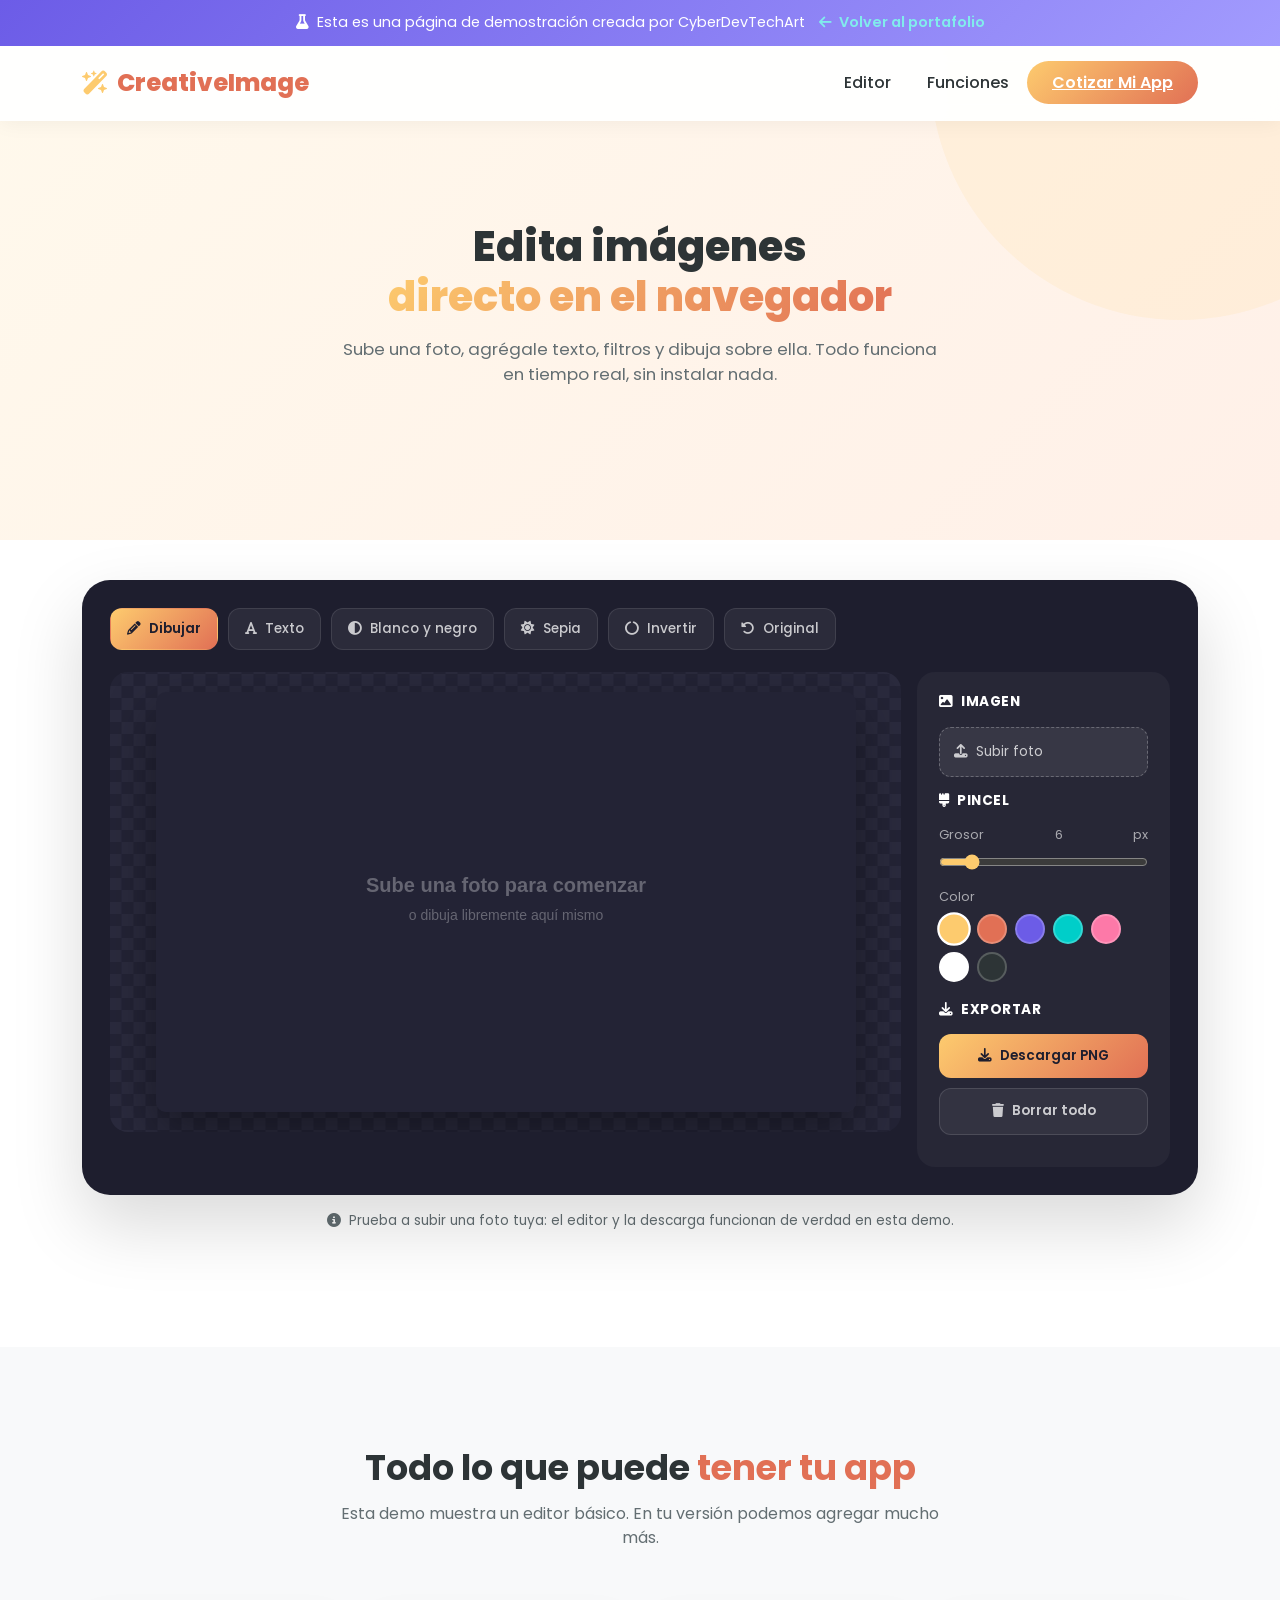
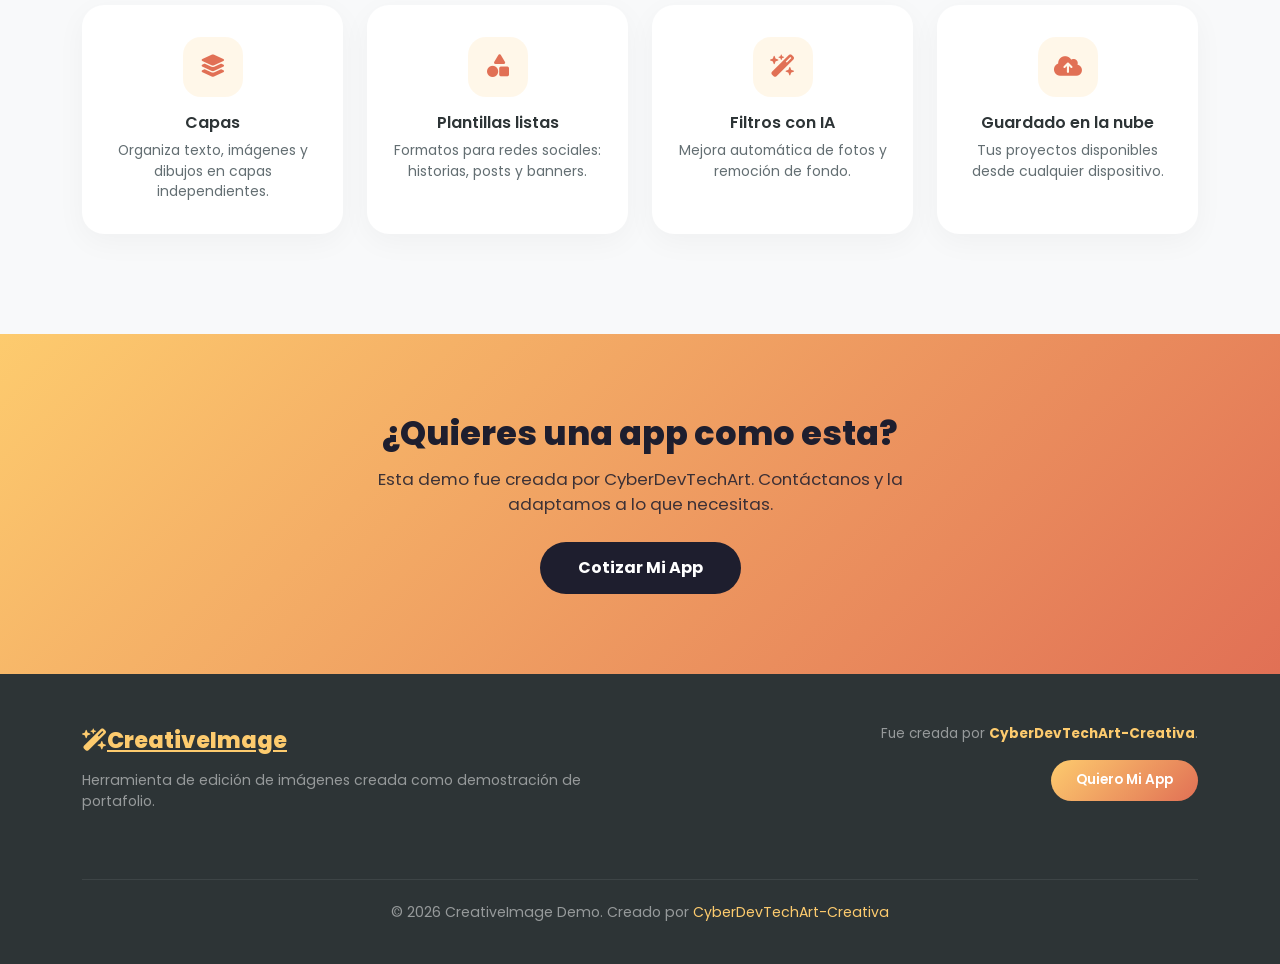
<file: creative-image.html>
<!DOCTYPE html>
<html lang="es">
<head>
    <meta charset="UTF-8">
    <meta name="viewport" content="width=device-width, initial-scale=1.0">
    <title>CreativeImage App - Demo | CyberDevTechArt</title>
    <link href="https://cdn.jsdelivr.net/npm/bootstrap@5.3.2/dist/css/bootstrap.min.css" rel="stylesheet">
    <link href="https://cdnjs.cloudflare.com/ajax/libs/font-awesome/6.4.2/css/all.min.css" rel="stylesheet">
    <link href="https://fonts.googleapis.com/css2?family=Poppins:wght@300;400;500;600;700;800&display=swap" rel="stylesheet">
    <style>
        :root {
            --primary: #fdcb6e;
            --primary-dark: #e17055;
            --secondary: #6c5ce7;
            --dark: #2d3436;
            --darker: #1e1e2e;
            --light: #f8f9fa;
            --gradient: linear-gradient(135deg, #fdcb6e 0%, #e17055 100%);
        }
        * { margin: 0; padding: 0; box-sizing: border-box; }
        body { font-family: 'Poppins', sans-serif; overflow-x: hidden; color: var(--dark); background: var(--light); }

        .demo-banner { background: linear-gradient(135deg, #6c5ce7 0%, #a29bfe 100%); color: white; padding: 12px 20px; text-align: center; font-size: 0.9rem; position: fixed; top: 0; left: 0; right: 0; z-index: 9999; }
        .demo-banner a { color: #81ecec; font-weight: 600; text-decoration: none; margin-left: 10px; }

        .navbar { background: rgba(255,255,255,0.95) !important; backdrop-filter: blur(10px); box-shadow: 0 2px 20px rgba(0,0,0,0.05); padding: 15px 0; margin-top: 45px; }
        .navbar-brand { font-weight: 800; font-size: 1.5rem; color: var(--primary-dark) !important; }
        .navbar-brand i { margin-right: 8px; color: var(--primary); }
        .nav-link { font-weight: 500; color: var(--dark) !important; margin: 0 10px; }
        .nav-link:hover { color: var(--primary-dark) !important; }
        .btn-nav { background: var(--gradient); color: white !important; padding: 10px 25px !important; border-radius: 50px; font-weight: 600; border: none; transition: all 0.3s ease; }
        .btn-nav:hover { transform: translateY(-2px); box-shadow: 0 10px 25px rgba(225,112,85,0.3); color: white !important; }

        .hero { min-height: 60vh; background: linear-gradient(135deg, #fff9ec 0%, #fff0e8 100%); display: flex; align-items: center; padding: 120px 0 50px; position: relative; overflow: hidden; }
        .hero::before { content: ''; position: absolute; width: 500px; height: 500px; border-radius: 50%; background: rgba(253,203,110,0.12); top: -180px; right: -150px; }
        .hero h1 { font-size: 2.6rem; font-weight: 800; margin-bottom: 15px; }
        .hero h1 span { background: var(--gradient); -webkit-background-clip: text; -webkit-text-fill-color: transparent; background-clip: text; }
        .hero p { font-size: 1.05rem; color: #636e72; max-width: 600px; margin: 0 auto; }
        .hero-center { text-align: center; position: relative; z-index: 2; }

        /* Editor */
        .editor-section { padding: 40px 0 100px; background: white; }
        .editor-wrap { background: var(--darker); border-radius: 28px; padding: 28px; box-shadow: 0 30px 70px rgba(0,0,0,0.15); }
        .editor-toolbar { display: flex; gap: 10px; flex-wrap: wrap; margin-bottom: 22px; }
        .tool-btn { background: rgba(255,255,255,0.06); border: 1px solid rgba(255,255,255,0.1); color: rgba(255,255,255,0.75); padding: 10px 16px; border-radius: 12px; font-size: 0.85rem; font-weight: 500; display: flex; align-items: center; gap: 8px; transition: all 0.25s ease; }
        .tool-btn:hover { background: rgba(255,255,255,0.12); color: white; }
        .tool-btn.active { background: var(--gradient); color: #1e1e2e; border-color: transparent; font-weight: 600; }

        .canvas-stage { background: repeating-conic-gradient(#2a2a3d 0% 25%, #232335 0% 50%) 50% / 24px 24px; border-radius: 18px; display: flex; align-items: center; justify-content: center; padding: 20px; min-height: 380px; overflow: hidden; }
        #mainCanvas { max-width: 100%; border-radius: 10px; box-shadow: 0 20px 50px rgba(0,0,0,0.4); cursor: crosshair; touch-action: none; }
        .canvas-placeholder { color: rgba(255,255,255,0.35); text-align: center; }
        .canvas-placeholder i { font-size: 3rem; margin-bottom: 12px; display: block; }

        .editor-panel { background: rgba(255,255,255,0.04); border-radius: 18px; padding: 22px; height: 100%; }
        .editor-panel h6 { color: white; font-weight: 700; font-size: 0.85rem; text-transform: uppercase; letter-spacing: 0.5px; margin-bottom: 16px; }
        .panel-group { margin-bottom: 20px; }
        .panel-group label { color: rgba(255,255,255,0.6); font-size: 0.8rem; display: flex; justify-content: space-between; margin-bottom: 8px; }
        .panel-group input[type=range] { width: 100%; accent-color: var(--primary); }
        .color-swatches { display: flex; gap: 8px; flex-wrap: wrap; }
        .swatch { width: 30px; height: 30px; border-radius: 50%; border: 2px solid rgba(255,255,255,0.2); cursor: pointer; transition: all 0.2s ease; }
        .swatch:hover, .swatch.active { border-color: white; transform: scale(1.12); }
        .btn-upload { width: 100%; background: rgba(255,255,255,0.08); border: 1px dashed rgba(255,255,255,0.25); color: rgba(255,255,255,0.75); padding: 14px; border-radius: 12px; font-size: 0.85rem; margin-bottom: 10px; }
        .btn-upload:hover { background: rgba(255,255,255,0.14); color: white; }
        .btn-action { width: 100%; padding: 12px; border-radius: 12px; font-weight: 600; font-size: 0.85rem; border: none; margin-bottom: 10px; }
        .btn-action.primary { background: var(--gradient); color: #1e1e2e; }
        .btn-action.ghost { background: rgba(255,255,255,0.06); color: rgba(255,255,255,0.75); border: 1px solid rgba(255,255,255,0.12); }
        .btn-action:hover { filter: brightness(1.08); }
        .text-input-mini { width: 100%; background: rgba(255,255,255,0.06); border: 1px solid rgba(255,255,255,0.15); color: white; padding: 10px 12px; border-radius: 10px; font-size: 0.85rem; margin-bottom: 10px; font-family: 'Poppins', sans-serif; }
        .text-input-mini::placeholder { color: rgba(255,255,255,0.35); }

        /* Features */
        .features { padding: 100px 0; background: var(--light); }
        .section-title { text-align: center; margin-bottom: 55px; }
        .section-title h2 { font-size: 2.2rem; font-weight: 700; margin-bottom: 12px; }
        .section-title h2 span { color: var(--primary-dark); }
        .section-title p { color: #636e72; max-width: 600px; margin: 0 auto; }
        .feature-card { background: white; padding: 32px 26px; border-radius: 22px; text-align: center; box-shadow: 0 8px 30px rgba(0,0,0,0.04); height: 100%; transition: all 0.3s ease; }
        .feature-card:hover { transform: translateY(-8px); box-shadow: 0 20px 45px rgba(0,0,0,0.08); }
        .feature-icon { width: 60px; height: 60px; background: rgba(253,203,110,0.15); border-radius: 18px; display: flex; align-items: center; justify-content: center; margin: 0 auto 16px; font-size: 1.4rem; color: var(--primary-dark); }
        .feature-card h5 { font-weight: 600; margin-bottom: 8px; font-size: 1rem; }
        .feature-card p { color: #636e72; font-size: 0.87rem; margin: 0; }

        .cta { padding: 80px 0; background: var(--gradient); text-align: center; color: #1e1e2e; }
        .cta h2 { font-size: 2.1rem; font-weight: 800; margin-bottom: 12px; }
        .cta p { font-size: 1.05rem; opacity: 0.85; max-width: 600px; margin: 0 auto 25px; }
        .btn-cta { background: #1e1e2e; color: white; padding: 14px 38px; border-radius: 50px; font-weight: 700; border: none; text-decoration: none; display: inline-block; transition: all 0.3s ease; }
        .btn-cta:hover { transform: translateY(-3px); box-shadow: 0 15px 40px rgba(0,0,0,0.25); color: white; }

        .footer { background: var(--dark); color: white; padding: 50px 0 25px; }
        .footer-brand { font-size: 1.4rem; font-weight: 800; color: var(--primary); margin-bottom: 12px; display: block; }
        .footer p { color: rgba(255,255,255,0.5); font-size: 0.88rem; }
        .footer-bottom { border-top: 1px solid rgba(255,255,255,0.08); margin-top: 35px; padding-top: 22px; text-align: center; color: rgba(255,255,255,0.4); font-size: 0.82rem; }

        .reveal { opacity: 0; transform: translateY(40px); transition: all 0.7s ease; }
        .reveal.active { opacity: 1; transform: translateY(0); }

        @media (max-width: 767px) {
            .hero h1 { font-size: 1.9rem; }
            .demo-banner { font-size: 0.78rem; }
            .navbar { margin-top: 38px; }
            .editor-wrap { padding: 18px; }
            .canvas-stage { min-height: 280px; }
        }
    </style>
</head>
<body>
    <!-- Demo Banner -->
    <div class="demo-banner">
        <i class="fas fa-flask me-2"></i>Esta es una página de demostración creada por CyberDevTechArt
        <a href="index.html#demos"><i class="fas fa-arrow-left me-1"></i> Volver al portafolio</a>
    </div>

    <!-- Navbar -->
    <nav class="navbar navbar-expand-lg fixed-top">
        <div class="container">
            <a class="navbar-brand" href="#"><i class="fas fa-wand-magic-sparkles"></i>CreativeImage</a>
            <button class="navbar-toggler" type="button" data-bs-toggle="collapse" data-bs-target="#navbarNav">
                <span class="navbar-toggler-icon"></span>
            </button>
            <div class="collapse navbar-collapse" id="navbarNav">
                <ul class="navbar-nav ms-auto align-items-center">
                    <li class="nav-item"><a class="nav-link" href="#editor">Editor</a></li>
                    <li class="nav-item"><a class="nav-link" href="#funciones">Funciones</a></li>
                    <li class="nav-item"><a class="btn-nav" href="index.html#contacto">Cotizar Mi App</a></li>
                </ul>
            </div>
        </div>
    </nav>

    <!-- Hero -->
    <section class="hero" id="inicio">
        <div class="container hero-center">
            <h1>Edita imágenes<br><span>directo en el navegador</span></h1>
            <p>Sube una foto, agrégale texto, filtros y dibuja sobre ella. Todo funciona en tiempo real, sin instalar nada.</p>
        </div>
    </section>

    <!-- Editor funcional -->
    <section class="editor-section" id="editor">
        <div class="container">
            <div class="editor-wrap reveal">
                <div class="editor-toolbar">
                    <button class="tool-btn active" data-tool="draw" onclick="setTool('draw', this)"><i class="fas fa-pencil"></i> Dibujar</button>
                    <button class="tool-btn" data-tool="text" onclick="setTool('text', this)"><i class="fas fa-font"></i> Texto</button>
                    <button class="tool-btn" onclick="applyFilter('gray')"><i class="fas fa-circle-half-stroke"></i> Blanco y negro</button>
                    <button class="tool-btn" onclick="applyFilter('sepia')"><i class="fas fa-sun"></i> Sepia</button>
                    <button class="tool-btn" onclick="applyFilter('invert')"><i class="fas fa-circle-notch"></i> Invertir</button>
                    <button class="tool-btn" onclick="applyFilter('none')"><i class="fas fa-rotate-left"></i> Original</button>
                </div>

                <div class="row g-3">
                    <div class="col-lg-9">
                        <div class="canvas-stage" id="canvasStage">
                            <canvas id="mainCanvas" width="700" height="420"></canvas>
                        </div>
                    </div>
                    <div class="col-lg-3">
                        <div class="editor-panel">
                            <h6><i class="fas fa-image me-1"></i> Imagen</h6>
                            <label class="btn-upload">
                                <i class="fas fa-upload me-2"></i>Subir foto
                                <input type="file" accept="image/*" id="fileInput" hidden onchange="loadImage(event)">
                            </label>

                            <div class="panel-group">
                                <h6 style="margin-top:6px;"><i class="fas fa-brush me-1"></i> Pincel</h6>
                                <label>Grosor <span id="brushVal">6</span>px</label>
                                <input type="range" min="1" max="40" value="6" id="brushSize" oninput="document.getElementById('brushVal').textContent=this.value">
                                <label style="margin-top:10px;">Color</label>
                                <div class="color-swatches" id="colorSwatches"></div>
                            </div>

                            <div class="panel-group" id="textGroup" style="display:none;">
                                <h6><i class="fas fa-font me-1"></i> Texto</h6>
                                <input type="text" class="text-input-mini" id="textInput" placeholder="Escribe algo..." value="¡Tu marca aquí!">
                                <button class="btn-action ghost" onclick="stampText()"><i class="fas fa-check me-1"></i>Colocar en el centro</button>
                                <small style="color: rgba(255,255,255,0.4);">Tip: haz clic en el lienzo para colocarlo donde quieras.</small>
                            </div>

                            <h6 style="margin-top: 4px;"><i class="fas fa-download me-1"></i> Exportar</h6>
                            <button class="btn-action primary" onclick="downloadImage()"><i class="fas fa-download me-2"></i>Descargar PNG</button>
                            <button class="btn-action ghost" onclick="resetCanvas()"><i class="fas fa-trash me-2"></i>Borrar todo</button>
                        </div>
                    </div>
                </div>
            </div>
            <p class="text-center mt-3" style="color:#636e72; font-size:0.85rem;">
                <i class="fas fa-circle-info me-1"></i> Prueba a subir una foto tuya: el editor y la descarga funcionan de verdad en esta demo.
            </p>
        </div>
    </section>

    <!-- Features -->
    <section class="features" id="funciones">
        <div class="container">
            <div class="section-title reveal">
                <h2>Todo lo que puede <span>tener tu app</span></h2>
                <p>Esta demo muestra un editor básico. En tu versión podemos agregar mucho más.</p>
            </div>
            <div class="row g-4">
                <div class="col-md-6 col-lg-3">
                    <div class="feature-card reveal">
                        <div class="feature-icon"><i class="fas fa-layer-group"></i></div>
                        <h5>Capas</h5>
                        <p>Organiza texto, imágenes y dibujos en capas independientes.</p>
                    </div>
                </div>
                <div class="col-md-6 col-lg-3">
                    <div class="feature-card reveal">
                        <div class="feature-icon"><i class="fas fa-shapes"></i></div>
                        <h5>Plantillas listas</h5>
                        <p>Formatos para redes sociales: historias, posts y banners.</p>
                    </div>
                </div>
                <div class="col-md-6 col-lg-3">
                    <div class="feature-card reveal">
                        <div class="feature-icon"><i class="fas fa-wand-magic-sparkles"></i></div>
                        <h5>Filtros con IA</h5>
                        <p>Mejora automática de fotos y remoción de fondo.</p>
                    </div>
                </div>
                <div class="col-md-6 col-lg-3">
                    <div class="feature-card reveal">
                        <div class="feature-icon"><i class="fas fa-cloud-arrow-up"></i></div>
                        <h5>Guardado en la nube</h5>
                        <p>Tus proyectos disponibles desde cualquier dispositivo.</p>
                    </div>
                </div>
            </div>
        </div>
    </section>

    <!-- CTA -->
    <section class="cta">
        <div class="container">
            <div class="reveal">
                <h2>¿Quieres una app como esta?</h2>
                <p>Esta demo fue creada por CyberDevTechArt. Contáctanos y la adaptamos a lo que necesitas.</p>
                <a href="index.html#contacto" class="btn-cta">Cotizar Mi App</a>
            </div>
        </div>
    </section>

    <!-- Footer -->
    <footer class="footer">
        <div class="container">
            <div class="row">
                <div class="col-lg-6 mb-3">
                    <a class="footer-brand" href="#"><i class="fas fa-wand-magic-sparkles"></i>CreativeImage</a>
                    <p>Herramienta de edición de imágenes creada como demostración de portafolio.</p>
                </div>
                <div class="col-lg-6 mb-3 text-lg-end">
                    <p style="font-size: 0.85rem;">Fue creada por <strong style="color: var(--primary);">CyberDevTechArt-Creativa</strong>.</p>
                    <a href="index.html#contacto" class="btn btn-nav" style="padding: 9px 22px; font-size: 0.85rem; display: inline-block;">Quiero Mi App</a>
                </div>
            </div>
            <div class="footer-bottom">
                <p>© 2026 CreativeImage Demo. Creado por <a href="index.html" style="color: var(--primary); text-decoration: none;">CyberDevTechArt-Creativa</a></p>
            </div>
        </div>
    </footer>

    <script src="https://cdn.jsdelivr.net/npm/bootstrap@5.3.2/dist/js/bootstrap.bundle.min.js"></script>
    <script>
        const canvas = document.getElementById('mainCanvas');
        const ctx = canvas.getContext('2d');
        let currentTool = 'draw';
        let currentColor = '#fdcb6e';
        let drawing = false;
        let hasImage = false;
        let baseImage = null; // guarda la imagen original para poder re-filtrar

        const COLORS = ['#fdcb6e', '#e17055', '#6c5ce7', '#00cec9', '#fd79a8', '#ffffff', '#2d3436'];

        function initSwatches() {
            const wrap = document.getElementById('colorSwatches');
            wrap.innerHTML = COLORS.map((c, i) => `
                <div class="swatch ${i === 0 ? 'active' : ''}" style="background:${c};" onclick="pickColor('${c}', this)"></div>
            `).join('');
        }
        function pickColor(c, el) {
            currentColor = c;
            document.querySelectorAll('.swatch').forEach(s => s.classList.remove('active'));
            el.classList.add('active');
        }

        function drawPlaceholder() {
            ctx.clearRect(0, 0, canvas.width, canvas.height);
            ctx.fillStyle = '#232335';
            ctx.fillRect(0, 0, canvas.width, canvas.height);
            ctx.fillStyle = 'rgba(255,255,255,0.3)';
            ctx.font = '600 20px Poppins, sans-serif';
            ctx.textAlign = 'center';
            ctx.fillText('Sube una foto para comenzar', canvas.width / 2, canvas.height / 2 - 10);
            ctx.font = '400 14px Poppins, sans-serif';
            ctx.fillText('o dibuja libremente aquí mismo', canvas.width / 2, canvas.height / 2 + 18);
        }

        function loadImage(e) {
            const file = e.target.files[0];
            if (!file) return;
            const img = new Image();
            img.onload = () => {
                // Ajustar canvas al tamaño de la imagen manteniendo proporción
                const maxW = 700, maxH = 460;
                let w = img.width, h = img.height;
                const ratio = Math.min(maxW / w, maxH / h, 1);
                canvas.width = w * ratio;
                canvas.height = h * ratio;
                ctx.drawImage(img, 0, 0, canvas.width, canvas.height);
                baseImage = ctx.getImageData(0, 0, canvas.width, canvas.height);
                hasImage = true;
            };
            img.src = URL.createObjectURL(file);
        }

        function applyFilter(type) {
            if (!hasImage) { alert('Primero sube una foto para aplicar filtros.'); return; }
            ctx.putImageData(baseImage, 0, 0);
            if (type === 'none') return;

            const imgData = ctx.getImageData(0, 0, canvas.width, canvas.height);
            const d = imgData.data;
            for (let i = 0; i < d.length; i += 4) {
                const r = d[i], g = d[i+1], b = d[i+2];
                if (type === 'gray') {
                    const avg = 0.299*r + 0.587*g + 0.114*b;
                    d[i] = d[i+1] = d[i+2] = avg;
                } else if (type === 'sepia') {
                    d[i]   = Math.min(255, r*0.393 + g*0.769 + b*0.189);
                    d[i+1] = Math.min(255, r*0.349 + g*0.686 + b*0.168);
                    d[i+2] = Math.min(255, r*0.272 + g*0.534 + b*0.131);
                } else if (type === 'invert') {
                    d[i] = 255 - r; d[i+1] = 255 - g; d[i+2] = 255 - b;
                }
            }
            ctx.putImageData(imgData, 0, 0);
        }

        function setTool(tool, el) {
            currentTool = tool;
            document.querySelectorAll('.tool-btn[data-tool]').forEach(b => b.classList.remove('active'));
            el.classList.add('active');
            document.getElementById('textGroup').style.display = tool === 'text' ? 'block' : 'none';
        }

        function getPos(e) {
            const rect = canvas.getBoundingClientRect();
            const scaleX = canvas.width / rect.width;
            const scaleY = canvas.height / rect.height;
            const clientX = e.touches ? e.touches[0].clientX : e.clientX;
            const clientY = e.touches ? e.touches[0].clientY : e.clientY;
            return { x: (clientX - rect.left) * scaleX, y: (clientY - rect.top) * scaleY };
        }

        function startDraw(e) {
            if (currentTool === 'text') {
                const pos = getPos(e);
                stampText(pos.x, pos.y);
                return;
            }
            drawing = true;
            const pos = getPos(e);
            ctx.beginPath();
            ctx.moveTo(pos.x, pos.y);
        }
        function moveDraw(e) {
            if (!drawing || currentTool !== 'draw') return;
            e.preventDefault();
            const pos = getPos(e);
            ctx.lineTo(pos.x, pos.y);
            ctx.strokeStyle = currentColor;
            ctx.lineWidth = document.getElementById('brushSize').value;
            ctx.lineCap = 'round';
            ctx.lineJoin = 'round';
            ctx.stroke();
        }
        function endDraw() { drawing = false; }

        function stampText(x, y) {
            const text = document.getElementById('textInput').value || 'Texto';
            const px = x !== undefined ? x : canvas.width / 2;
            const py = y !== undefined ? y : canvas.height / 2;
            ctx.font = '700 32px Poppins, sans-serif';
            ctx.fillStyle = currentColor;
            ctx.textAlign = 'center';
            ctx.textBaseline = 'middle';
            ctx.save();
            ctx.shadowColor = 'rgba(0,0,0,0.4)';
            ctx.shadowBlur = 6;
            ctx.fillText(text, px, py);
            ctx.restore();
        }

        function resetCanvas() {
            if (hasImage) {
                ctx.putImageData(baseImage, 0, 0);
            } else {
                canvas.width = 700; canvas.height = 420;
                drawPlaceholder();
            }
        }

        function downloadImage() {
            const link = document.createElement('a');
            link.download = 'creative-image-demo.png';
            link.href = canvas.toDataURL('image/png');
            link.click();
        }

        canvas.addEventListener('mousedown', startDraw);
        canvas.addEventListener('mousemove', moveDraw);
        canvas.addEventListener('mouseup', endDraw);
        canvas.addEventListener('mouseleave', endDraw);
        canvas.addEventListener('touchstart', startDraw);
        canvas.addEventListener('touchmove', moveDraw);
        canvas.addEventListener('touchend', endDraw);

        function reveal() {
            document.querySelectorAll('.reveal').forEach(el => {
                if (el.getBoundingClientRect().top < window.innerHeight - 80) el.classList.add('active');
            });
        }
        window.addEventListener('scroll', reveal);

        document.querySelectorAll('a[href^="#"]').forEach(anchor => {
            anchor.addEventListener('click', function(e) {
                const href = this.getAttribute('href');
                if (href === '#' || href.length < 2) return;
                e.preventDefault();
                const target = document.querySelector(href);
                if (target) target.scrollIntoView({ behavior: 'smooth', block: 'start' });
            });
        });

        initSwatches();
        drawPlaceholder();
        reveal();
    </script>
</body>
</html>
</file>
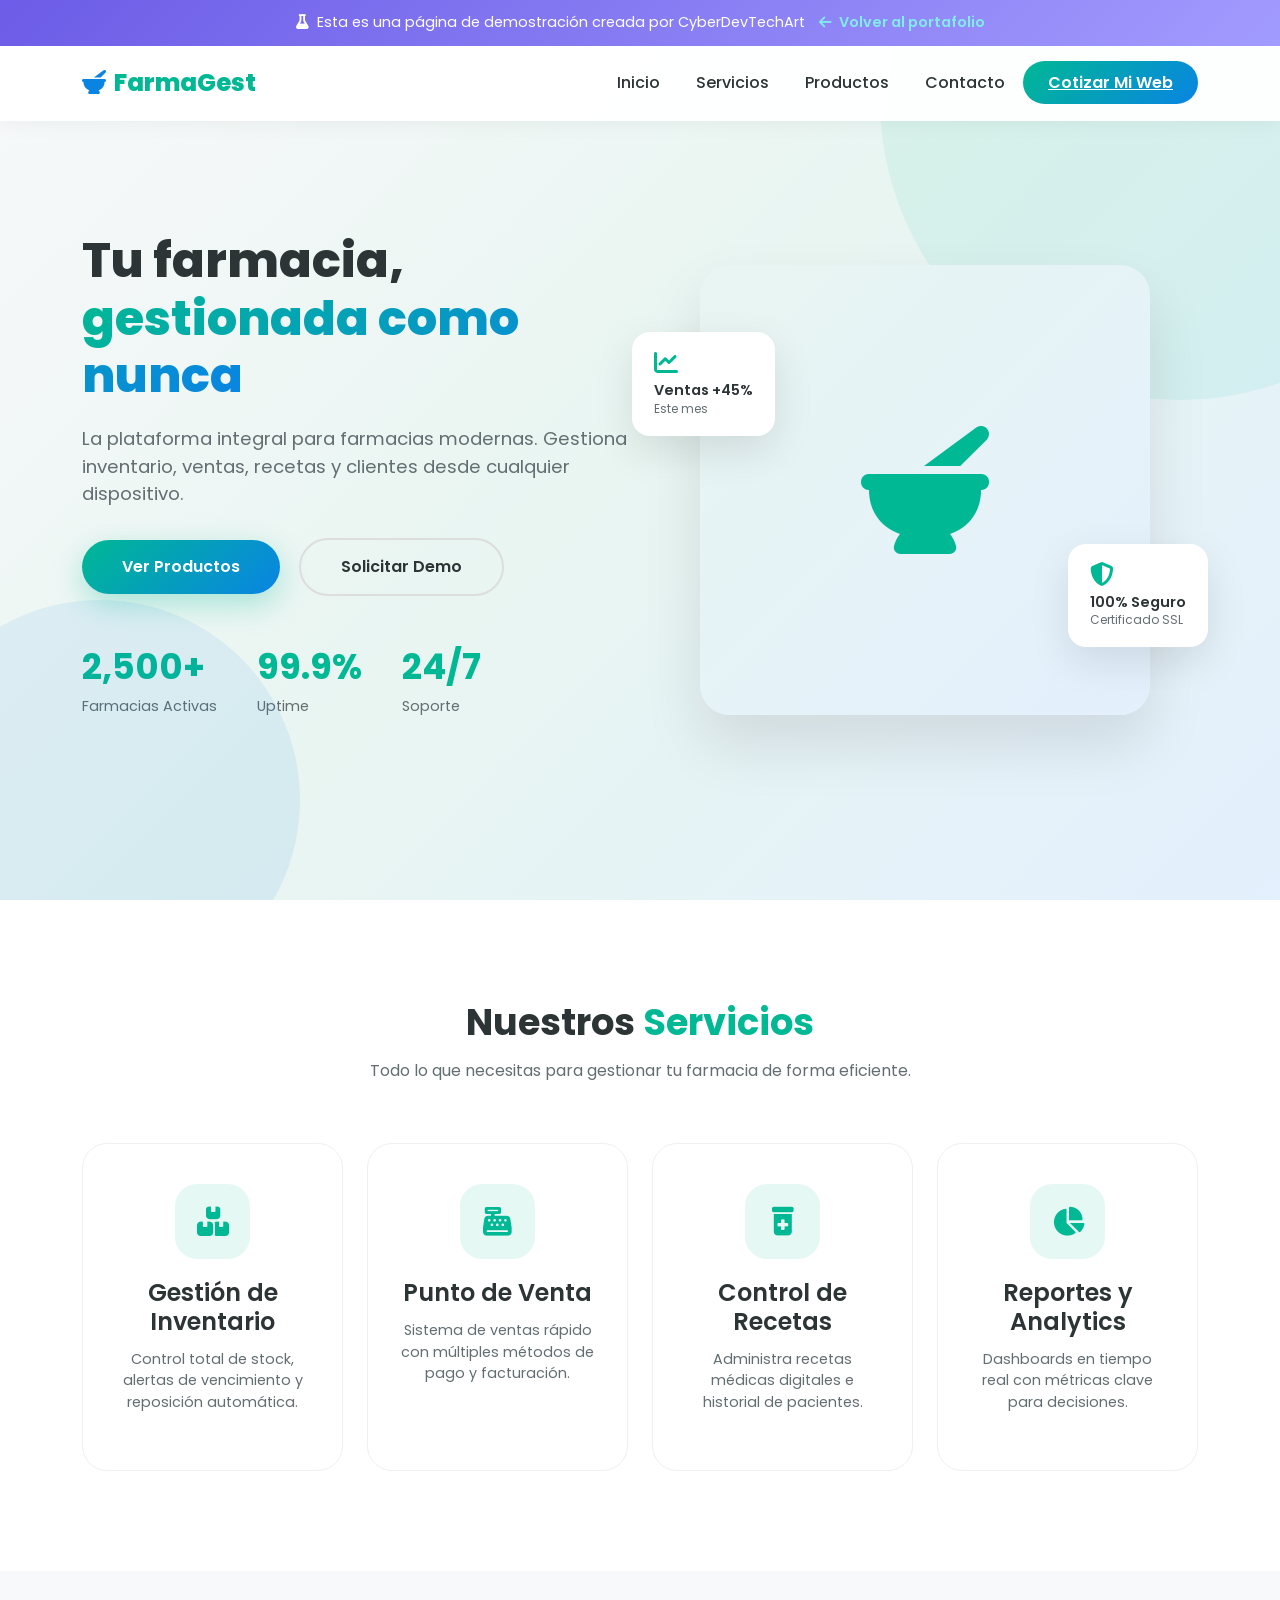
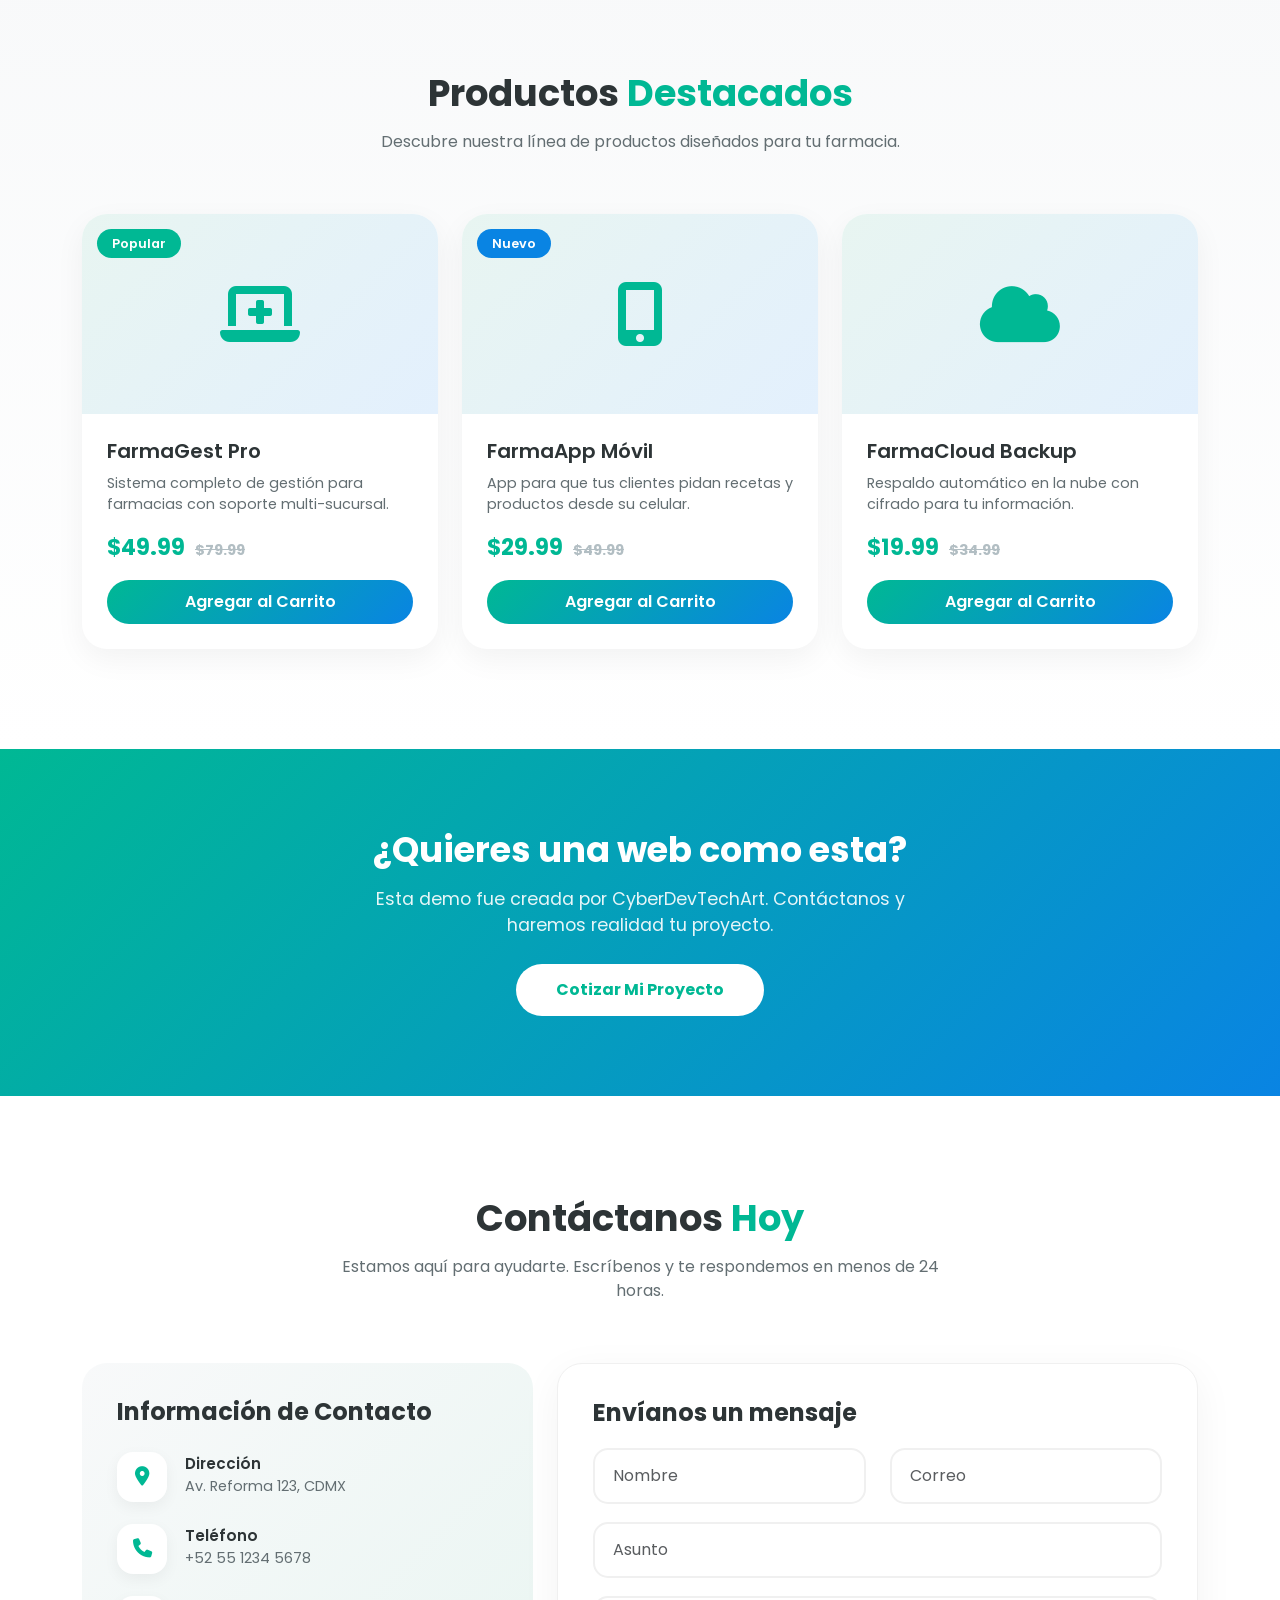
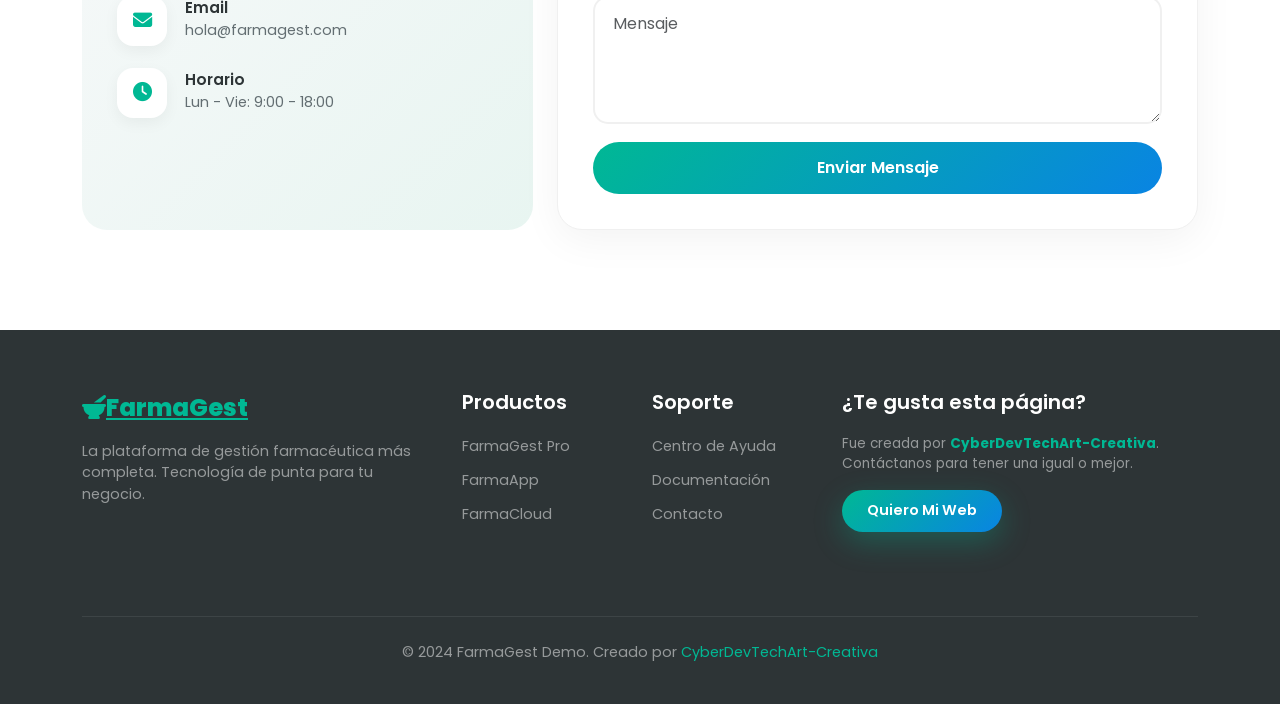
<file: demo-farmacia.html>
<!DOCTYPE html>
<html lang="es">
<head>
    <meta charset="UTF-8">
    <meta name="viewport" content="width=device-width, initial-scale=1.0">
    <title>FarmaGest - Demo | CyberDevTechArt</title>
    <link href="https://cdn.jsdelivr.net/npm/bootstrap@5.3.2/dist/css/bootstrap.min.css" rel="stylesheet">
    <link href="https://cdnjs.cloudflare.com/ajax/libs/font-awesome/6.4.2/css/all.min.css" rel="stylesheet">
    <link href="https://fonts.googleapis.com/css2?family=Poppins:wght@300;400;500;600;700;800&display=swap" rel="stylesheet">
    <style>
        :root {
            --primary: #00b894;
            --primary-dark: #00a382;
            --secondary: #0984e3;
            --dark: #2d3436;
            --light: #f8f9fa;
            --gradient: linear-gradient(135deg, #00b894 0%, #0984e3 100%);
        }

        * { margin: 0; padding: 0; box-sizing: border-box; }
        body { font-family: 'Poppins', sans-serif; overflow-x: hidden; color: var(--dark); background: var(--light); }

        /* Demo Banner */
        .demo-banner {
            background: linear-gradient(135deg, #6c5ce7 0%, #a29bfe 100%);
            color: white;
            padding: 12px 20px;
            text-align: center;
            font-size: 0.9rem;
            position: fixed;
            top: 0;
            left: 0;
            right: 0;
            z-index: 9999;
        }
        .demo-banner a {
            color: #81ecec;
            font-weight: 600;
            text-decoration: none;
            margin-left: 10px;
        }

        /* Navbar */
        .navbar {
            background: rgba(255,255,255,0.95) !important;
            backdrop-filter: blur(10px);
            box-shadow: 0 2px 20px rgba(0,0,0,0.05);
            padding: 15px 0;
            margin-top: 45px;
        }
        .navbar-brand { font-weight: 800; font-size: 1.5rem; color: var(--primary) !important; }
        .navbar-brand i { margin-right: 8px; color: var(--secondary); }
        .nav-link { font-weight: 500; color: var(--dark) !important; margin: 0 10px; position: relative; transition: all 0.3s ease; }
        .nav-link::after { content: ''; position: absolute; bottom: -5px; left: 0; width: 0; height: 3px; background: var(--gradient); border-radius: 2px; transition: width 0.3s ease; }
        .nav-link:hover::after { width: 100%; }
        .nav-link:hover { color: var(--primary) !important; }
        .btn-nav { background: var(--gradient); color: white !important; padding: 10px 25px !important; border-radius: 50px; font-weight: 600; border: none; transition: all 0.3s ease; }
        .btn-nav:hover { transform: translateY(-2px); box-shadow: 0 10px 25px rgba(0,184,148,0.3); }

        /* Hero */
        .hero {
            min-height: 100vh;
            background: linear-gradient(135deg, #f8f9fa 0%, #e8f5f1 50%, #e3f0fd 100%);
            display: flex; align-items: center; position: relative; overflow: hidden; padding-top: 80px;
        }
        .hero::before { content: ''; position: absolute; width: 600px; height: 600px; border-radius: 50%; background: rgba(0,184,148,0.08); top: -200px; right: -200px; animation: float 8s ease-in-out infinite; }
        .hero::after { content: ''; position: absolute; width: 400px; height: 400px; border-radius: 50%; background: rgba(9,132,227,0.08); bottom: -100px; left: -100px; animation: float 6s ease-in-out infinite reverse; }
        @keyframes float { 0%, 100% { transform: translateY(0) scale(1); } 50% { transform: translateY(-30px) scale(1.05); } }

        .hero h1 { font-size: 3rem; font-weight: 800; line-height: 1.2; margin-bottom: 20px; animation: fadeInUp 1s ease; }
        .hero h1 span { background: var(--gradient); -webkit-background-clip: text; -webkit-text-fill-color: transparent; background-clip: text; }
        .hero p { font-size: 1.15rem; color: #636e72; margin-bottom: 30px; animation: fadeInUp 1s ease 0.2s both; }
        .hero-btns { animation: fadeInUp 1s ease 0.4s both; }
        .btn-hero-primary { background: var(--gradient); color: white; padding: 15px 40px; border-radius: 50px; font-weight: 600; border: none; transition: all 0.3s ease; box-shadow: 0 10px 30px rgba(0,184,148,0.3); }
        .btn-hero-primary:hover { transform: translateY(-3px); box-shadow: 0 15px 40px rgba(0,184,148,0.4); color: white; }
        .btn-hero-outline { background: transparent; color: var(--dark); padding: 15px 40px; border-radius: 50px; font-weight: 600; border: 2px solid #ddd; margin-left: 15px; transition: all 0.3s ease; }
        .btn-hero-outline:hover { border-color: var(--primary); color: var(--primary); transform: translateY(-3px); }

        .hero-stats { margin-top: 50px; display: flex; gap: 40px; animation: fadeInUp 1s ease 0.6s both; }
        .stat-item h3 { font-size: 2.2rem; font-weight: 700; color: var(--primary); }
        .stat-item p { color: #636e72; font-size: 0.9rem; }

        .hero-visual { position: relative; animation: fadeInRight 1.2s ease; display: flex; justify-content: center; align-items: center; }
        .hero-visual .demo-screen { width: 100%; max-width: 450px; height: 450px; border-radius: 30px; background: linear-gradient(135deg, #e8f5f1 0%, #e3f0fd 100%); display: flex; align-items: center; justify-content: center; font-size: 8rem; color: var(--primary); box-shadow: 0 30px 60px rgba(0,0,0,0.1); }

        .floating-card { position: absolute; background: white; padding: 18px 22px; border-radius: 18px; box-shadow: 0 15px 40px rgba(0,0,0,0.1); animation: floatCard 3s ease-in-out infinite; }
        .floating-card.card-1 { top: 15%; left: -20px; animation-delay: 0s; }
        .floating-card.card-2 { bottom: 15%; right: -10px; animation-delay: 1.5s; }
        .floating-card i { font-size: 1.5rem; color: var(--primary); margin-bottom: 8px; }
        .floating-card h5 { font-size: 0.9rem; font-weight: 600; margin: 0; }
        .floating-card p { font-size: 0.75rem; color: #636e72; margin: 0; }

        @keyframes floatCard { 0%, 100% { transform: translateY(0); } 50% { transform: translateY(-15px); } }
        @keyframes fadeInUp { from { opacity: 0; transform: translateY(40px); } to { opacity: 1; transform: translateY(0); } }
        @keyframes fadeInRight { from { opacity: 0; transform: translateX(60px); } to { opacity: 1; transform: translateX(0); } }

        /* Services */
        .services { padding: 100px 0; background: white; }
        .section-title { text-align: center; margin-bottom: 60px; }
        .section-title h2 { font-size: 2.3rem; font-weight: 700; margin-bottom: 15px; }
        .section-title h2 span { color: var(--primary); }
        .section-title p { color: #636e72; max-width: 600px; margin: 0 auto; }
        .service-card { background: white; padding: 40px 30px; border-radius: 25px; text-align: center; transition: all 0.4s ease; border: 1px solid #f0f0f0; height: 100%; }
        .service-card:hover { transform: translateY(-15px); box-shadow: 0 30px 60px rgba(0,0,0,0.1); border-color: transparent; }
        .service-icon { width: 75px; height: 75px; background: rgba(0,184,148,0.1); border-radius: 22px; display: flex; align-items: center; justify-content: center; margin: 0 auto 20px; font-size: 1.8rem; color: var(--primary); transition: all 0.3s ease; }
        .service-card:hover .service-icon { background: var(--gradient); color: white; transform: rotate(5deg) scale(1.1); }
        .service-card h4 { font-weight: 600; margin-bottom: 12px; }
        .service-card p { color: #636e72; font-size: 0.9rem; }

        /* Products */
        .products { padding: 100px 0; background: linear-gradient(180deg, #f8f9fa 0%, white 100%); }
        .product-card { background: white; border-radius: 25px; overflow: hidden; box-shadow: 0 10px 30px rgba(0,0,0,0.05); transition: all 0.4s ease; height: 100%; }
        .product-card:hover { transform: translateY(-10px); box-shadow: 0 30px 60px rgba(0,0,0,0.12); }
        .product-img { height: 200px; background: linear-gradient(135deg, #e8f5f1 0%, #e3f0fd 100%); display: flex; align-items: center; justify-content: center; font-size: 4rem; position: relative; color: var(--primary); }
        .product-badge { position: absolute; top: 15px; left: 15px; background: var(--primary); color: white; padding: 5px 15px; border-radius: 50px; font-size: 0.8rem; font-weight: 600; }
        .product-body { padding: 25px; }
        .product-body h5 { font-weight: 600; margin-bottom: 10px; }
        .product-body p { color: #636e72; font-size: 0.9rem; margin-bottom: 15px; }
        .product-price { font-size: 1.4rem; font-weight: 700; color: var(--primary); }
        .product-price span { font-size: 0.9rem; color: #b2bec3; text-decoration: line-through; margin-left: 10px; }
        .btn-add-cart { background: var(--gradient); color: white; border: none; padding: 10px 25px; border-radius: 50px; font-weight: 600; width: 100%; margin-top: 15px; transition: all 0.3s ease; }
        .btn-add-cart:hover { transform: scale(1.02); box-shadow: 0 10px 25px rgba(0,184,148,0.3); color: white; }

        /* CTA */
        .cta { padding: 80px 0; background: var(--gradient); position: relative; overflow: hidden; text-align: center; color: white; }
        .cta h2 { font-size: 2.2rem; font-weight: 700; margin-bottom: 15px; }
        .cta p { font-size: 1.1rem; opacity: 0.9; max-width: 600px; margin: 0 auto 25px; }
        .btn-cta { background: white; color: var(--primary); padding: 14px 40px; border-radius: 50px; font-weight: 700; border: none; transition: all 0.3s ease; display: inline-block; text-decoration: none; }
        .btn-cta:hover { transform: translateY(-3px); box-shadow: 0 15px 40px rgba(0,0,0,0.2); background: var(--dark); color: white; }

        /* Contact */
        .contact { padding: 100px 0; background: white; }
        .contact-info-card { background: linear-gradient(135deg, #f8f9fa 0%, #e8f5f1 100%); padding: 35px; border-radius: 25px; height: 100%; }
        .contact-info-item { display: flex; align-items: center; margin-bottom: 22px; }
        .contact-info-icon { width: 50px; height: 50px; background: white; border-radius: 16px; display: flex; align-items: center; justify-content: center; color: var(--primary); font-size: 1.2rem; margin-right: 18px; box-shadow: 0 5px 15px rgba(0,0,0,0.05); }
        .contact-info-text h5 { font-weight: 600; margin-bottom: 3px; font-size: 0.95rem; }
        .contact-info-text p { color: #636e72; margin: 0; font-size: 0.9rem; }
        .contact-form { background: white; padding: 35px; border-radius: 25px; box-shadow: 0 10px 40px rgba(0,0,0,0.05); border: 1px solid #f0f0f0; }
        .form-control { border: 2px solid #f0f0f0; border-radius: 15px; padding: 14px 18px; font-size: 1rem; transition: all 0.3s ease; margin-bottom: 18px; font-family: 'Poppins', sans-serif; }
        .form-control:focus { border-color: var(--primary); box-shadow: 0 0 0 0.2rem rgba(0,184,148,0.15); }
        .btn-submit { background: var(--gradient); color: white; padding: 14px 35px; border-radius: 50px; font-weight: 600; border: none; width: 100%; transition: all 0.3s ease; cursor: pointer; font-family: 'Poppins', sans-serif; }
        .btn-submit:hover { transform: translateY(-2px); box-shadow: 0 10px 25px rgba(0,184,148,0.3); }

        /* Footer */
        .footer { background: var(--dark); color: white; padding: 60px 0 25px; }
        .footer-brand { font-size: 1.5rem; font-weight: 800; color: var(--primary); margin-bottom: 15px; display: block; }
        .footer p { color: rgba(255,255,255,0.5); font-size: 0.9rem; }
        .footer h5 { font-weight: 600; margin-bottom: 20px; color: white; }
        .footer-links { padding: 0; }
        .footer-links li { margin-bottom: 10px; list-style: none; }
        .footer-links a { color: rgba(255,255,255,0.5); text-decoration: none; transition: all 0.3s ease; display: inline-block; font-size: 0.9rem; }
        .footer-links a:hover { color: var(--primary); transform: translateX(5px); }
        .social-links { display: flex; gap: 12px; }
        .social-links a { width: 42px; height: 42px; background: rgba(255,255,255,0.08); border-radius: 12px; display: flex; align-items: center; justify-content: center; color: white; font-size: 1rem; transition: all 0.3s ease; text-decoration: none; }
        .social-links a:hover { background: var(--primary); transform: translateY(-4px); }
        .footer-bottom { border-top: 1px solid rgba(255,255,255,0.08); margin-top: 50px; padding-top: 25px; text-align: center; color: rgba(255,255,255,0.4); font-size: 0.85rem; }

        .reveal { opacity: 0; transform: translateY(50px); transition: all 0.8s ease; }
        .reveal.active { opacity: 1; transform: translateY(0); }

        @media (max-width: 767px) {
            .hero { padding: 100px 0 60px; text-align: center; }
            .hero h1 { font-size: 2rem; }
            .hero-stats { justify-content: center; gap: 25px; }
            .btn-hero-outline { margin-left: 0; margin-top: 15px; }
            .floating-card { display: none; }
            .section-title h2 { font-size: 1.8rem; }
            .demo-banner { font-size: 0.8rem; }
            .navbar { margin-top: 40px; }
        }
    </style>
</head>
<body>
    <!-- Demo Banner -->
    <div class="demo-banner">
        <i class="fas fa-flask me-2"></i>Esta es una página de demostración creada por CyberDevTechArt
        <a href="index.html#demos"><i class="fas fa-arrow-left me-1"></i> Volver al portafolio</a>
    </div>

    <!-- Navbar -->
    <nav class="navbar navbar-expand-lg fixed-top">
        <div class="container">
            <a class="navbar-brand" href="#"><i class="fas fa-mortar-pestle"></i>FarmaGest</a>
            <button class="navbar-toggler" type="button" data-bs-toggle="collapse" data-bs-target="#navbarNav">
                <span class="navbar-toggler-icon"></span>
            </button>
            <div class="collapse navbar-collapse" id="navbarNav">
                <ul class="navbar-nav ms-auto align-items-center">
                    <li class="nav-item"><a class="nav-link" href="#inicio">Inicio</a></li>
                    <li class="nav-item"><a class="nav-link" href="#servicios">Servicios</a></li>
                    <li class="nav-item"><a class="nav-link" href="#productos">Productos</a></li>
                    <li class="nav-item"><a class="nav-link" href="#contacto">Contacto</a></li>
                    <li class="nav-item"><a class="btn-nav" href="#contacto">Cotizar Mi Web</a></li>
                </ul>
            </div>
        </div>
    </nav>

    <!-- Hero -->
    <section class="hero" id="inicio">
        <div class="container">
            <div class="row align-items-center">
                <div class="col-lg-6">
                    <div>
                        <h1>Tu farmacia,<br><span>gestionada como nunca</span></h1>
                        <p>La plataforma integral para farmacias modernas. Gestiona inventario, ventas, recetas y clientes desde cualquier dispositivo.</p>
                        <div class="hero-btns">
                            <a href="#productos" class="btn btn-hero-primary">Ver Productos</a>
                            <a href="#contacto" class="btn btn-hero-outline">Solicitar Demo</a>
                        </div>
                        <div class="hero-stats">
                            <div class="stat-item"><h3>2,500+</h3><p>Farmacias Activas</p></div>
                            <div class="stat-item"><h3>99.9%</h3><p>Uptime</p></div>
                            <div class="stat-item"><h3>24/7</h3><p>Soporte</p></div>
                        </div>
                    </div>
                </div>
                <div class="col-lg-6">
                    <div class="hero-visual">
                        <div class="demo-screen">
                            <i class="fas fa-mortar-pestle"></i>
                        </div>
                        <div class="floating-card card-1">
                            <i class="fas fa-chart-line"></i>
                            <h5>Ventas +45%</h5>
                            <p>Este mes</p>
                        </div>
                        <div class="floating-card card-2">
                            <i class="fas fa-shield-alt"></i>
                            <h5>100% Seguro</h5>
                            <p>Certificado SSL</p>
                        </div>
                    </div>
                </div>
            </div>
        </div>
    </section>

    <!-- Services -->
    <section class="services" id="servicios">
        <div class="container">
            <div class="section-title reveal">
                <h2>Nuestros <span>Servicios</span></h2>
                <p>Todo lo que necesitas para gestionar tu farmacia de forma eficiente.</p>
            </div>
            <div class="row g-4">
                <div class="col-md-6 col-lg-3">
                    <div class="service-card reveal">
                        <div class="service-icon"><i class="fas fa-boxes"></i></div>
                        <h4>Gestión de Inventario</h4>
                        <p>Control total de stock, alertas de vencimiento y reposición automática.</p>
                    </div>
                </div>
                <div class="col-md-6 col-lg-3">
                    <div class="service-card reveal">
                        <div class="service-icon"><i class="fas fa-cash-register"></i></div>
                        <h4>Punto de Venta</h4>
                        <p>Sistema de ventas rápido con múltiples métodos de pago y facturación.</p>
                    </div>
                </div>
                <div class="col-md-6 col-lg-3">
                    <div class="service-card reveal">
                        <div class="service-icon"><i class="fas fa-prescription-bottle-alt"></i></div>
                        <h4>Control de Recetas</h4>
                        <p>Administra recetas médicas digitales e historial de pacientes.</p>
                    </div>
                </div>
                <div class="col-md-6 col-lg-3">
                    <div class="service-card reveal">
                        <div class="service-icon"><i class="fas fa-chart-pie"></i></div>
                        <h4>Reportes y Analytics</h4>
                        <p>Dashboards en tiempo real con métricas clave para decisiones.</p>
                    </div>
                </div>
            </div>
        </div>
    </section>

    <!-- Products -->
    <section class="products" id="productos">
        <div class="container">
            <div class="section-title reveal">
                <h2>Productos <span>Destacados</span></h2>
                <p>Descubre nuestra línea de productos diseñados para tu farmacia.</p>
            </div>
            <div class="row g-4">
                <div class="col-md-6 col-lg-4">
                    <div class="product-card reveal">
                        <div class="product-img">
                            <span class="product-badge">Popular</span>
                            <i class="fas fa-laptop-medical"></i>
                        </div>
                        <div class="product-body">
                            <h5>FarmaGest Pro</h5>
                            <p>Sistema completo de gestión para farmacias con soporte multi-sucursal.</p>
                            <div class="product-price">$49.99<span>$79.99</span></div>
                            <button class="btn btn-add-cart" onclick="demoAlert()">Agregar al Carrito</button>
                        </div>
                    </div>
                </div>
                <div class="col-md-6 col-lg-4">
                    <div class="product-card reveal">
                        <div class="product-img">
                            <span class="product-badge" style="background: var(--secondary);">Nuevo</span>
                            <i class="fas fa-mobile-alt"></i>
                        </div>
                        <div class="product-body">
                            <h5>FarmaApp Móvil</h5>
                            <p>App para que tus clientes pidan recetas y productos desde su celular.</p>
                            <div class="product-price">$29.99<span>$49.99</span></div>
                            <button class="btn btn-add-cart" onclick="demoAlert()">Agregar al Carrito</button>
                        </div>
                    </div>
                </div>
                <div class="col-md-6 col-lg-4">
                    <div class="product-card reveal">
                        <div class="product-img"><i class="fas fa-cloud"></i></div>
                        <div class="product-body">
                            <h5>FarmaCloud Backup</h5>
                            <p>Respaldo automático en la nube con cifrado para tu información.</p>
                            <div class="product-price">$19.99<span>$34.99</span></div>
                            <button class="btn btn-add-cart" onclick="demoAlert()">Agregar al Carrito</button>
                        </div>
                    </div>
                </div>
            </div>
        </div>
    </section>

    <!-- CTA -->
    <section class="cta">
        <div class="container">
            <div class="reveal">
                <h2>¿Quieres una web como esta?</h2>
                <p>Esta demo fue creada por CyberDevTechArt. Contáctanos y haremos realidad tu proyecto.</p>
                <a href="index.html#contacto" class="btn btn-cta">Cotizar Mi Proyecto</a>
            </div>
        </div>
    </section>

    <!-- Contact -->
    <section class="contact" id="contacto">
        <div class="container">
            <div class="section-title reveal">
                <h2>Contáctanos <span>Hoy</span></h2>
                <p>Estamos aquí para ayudarte. Escríbenos y te respondemos en menos de 24 horas.</p>
            </div>
            <div class="row g-4">
                <div class="col-lg-5">
                    <div class="contact-info-card reveal">
                        <h4 style="font-weight: 700; margin-bottom: 25px;">Información de Contacto</h4>
                        <div class="contact-info-item">
                            <div class="contact-info-icon"><i class="fas fa-map-marker-alt"></i></div>
                            <div class="contact-info-text"><h5>Dirección</h5><p>Av. Reforma 123, CDMX</p></div>
                        </div>
                        <div class="contact-info-item">
                            <div class="contact-info-icon"><i class="fas fa-phone"></i></div>
                            <div class="contact-info-text"><h5>Teléfono</h5><p>+52 55 1234 5678</p></div>
                        </div>
                        <div class="contact-info-item">
                            <div class="contact-info-icon"><i class="fas fa-envelope"></i></div>
                            <div class="contact-info-text"><h5>Email</h5><p>hola@farmagest.com</p></div>
                        </div>
                        <div class="contact-info-item">
                            <div class="contact-info-icon"><i class="fas fa-clock"></i></div>
                            <div class="contact-info-text"><h5>Horario</h5><p>Lun - Vie: 9:00 - 18:00</p></div>
                        </div>
                    </div>
                </div>
                <div class="col-lg-7">
                    <div class="contact-form reveal">
                        <h4 style="font-weight: 700; margin-bottom: 20px;">Envíanos un mensaje</h4>
                        <form onsubmit="event.preventDefault(); demoAlert();">
                            <div class="row">
                                <div class="col-md-6"><input type="text" class="form-control" placeholder="Nombre"></div>
                                <div class="col-md-6"><input type="email" class="form-control" placeholder="Correo"></div>
                            </div>
                            <input type="text" class="form-control" placeholder="Asunto">
                            <textarea class="form-control" rows="4" placeholder="Mensaje"></textarea>
                            <button type="submit" class="btn btn-submit">Enviar Mensaje</button>
                        </form>
                    </div>
                </div>
            </div>
        </div>
    </section>

    <!-- Footer -->
    <footer class="footer">
        <div class="container">
            <div class="row">
                <div class="col-lg-4 mb-4">
                    <a class="footer-brand" href="#"><i class="fas fa-mortar-pestle"></i>FarmaGest</a>
                    <p>La plataforma de gestión farmacéutica más completa. Tecnología de punta para tu negocio.</p>
                </div>
                <div class="col-lg-2 col-md-4 mb-4">
                    <h5>Productos</h5>
                    <ul class="footer-links">
                        <li><a href="#">FarmaGest Pro</a></li>
                        <li><a href="#">FarmaApp</a></li>
                        <li><a href="#">FarmaCloud</a></li>
                    </ul>
                </div>
                <div class="col-lg-2 col-md-4 mb-4">
                    <h5>Soporte</h5>
                    <ul class="footer-links">
                        <li><a href="#">Centro de Ayuda</a></li>
                        <li><a href="#">Documentación</a></li>
                        <li><a href="#">Contacto</a></li>
                    </ul>
                </div>
                <div class="col-lg-4 col-md-4 mb-4">
                    <h5>¿Te gusta esta página?</h5>
                    <p style="font-size: 0.85rem;">Fue creada por <strong style="color: var(--primary);">CyberDevTechArt-Creativa</strong>. Contáctanos para tener una igual o mejor.</p>
                    <a href="index.html#contacto" class="btn btn-hero-primary" style="padding: 10px 25px; font-size: 0.9rem;">Quiero Mi Web</a>
                </div>
            </div>
            <div class="footer-bottom">
                <p>© 2024 FarmaGest Demo. Creado por <a href="index.html" style="color: var(--primary); text-decoration: none;">CyberDevTechArt-Creativa</a></p>
            </div>
        </div>
    </footer>

    <script src="https://cdn.jsdelivr.net/npm/bootstrap@5.3.2/dist/js/bootstrap.bundle.min.js"></script>
    <script>
        function demoAlert() {
            alert('¡Esto es una demostración! Contacta a CyberDevTechArt para tener tu propia página web.');
        }

        // Scroll reveal
        function reveal() {
            document.querySelectorAll('.reveal').forEach(el => {
                if (el.getBoundingClientRect().top < window.innerHeight - 80) {
                    el.classList.add('active');
                }
            });
        }
        window.addEventListener('scroll', reveal);
        reveal();

        // Smooth scroll
        document.querySelectorAll('a[href^="#"]').forEach(anchor => {
            anchor.addEventListener('click', function(e) {
                e.preventDefault();
                const target = document.querySelector(this.getAttribute('href'));
                if (target) target.scrollIntoView({ behavior: 'smooth', block: 'start' });
            });
        });
    </script>
</body>
</html>
</file>
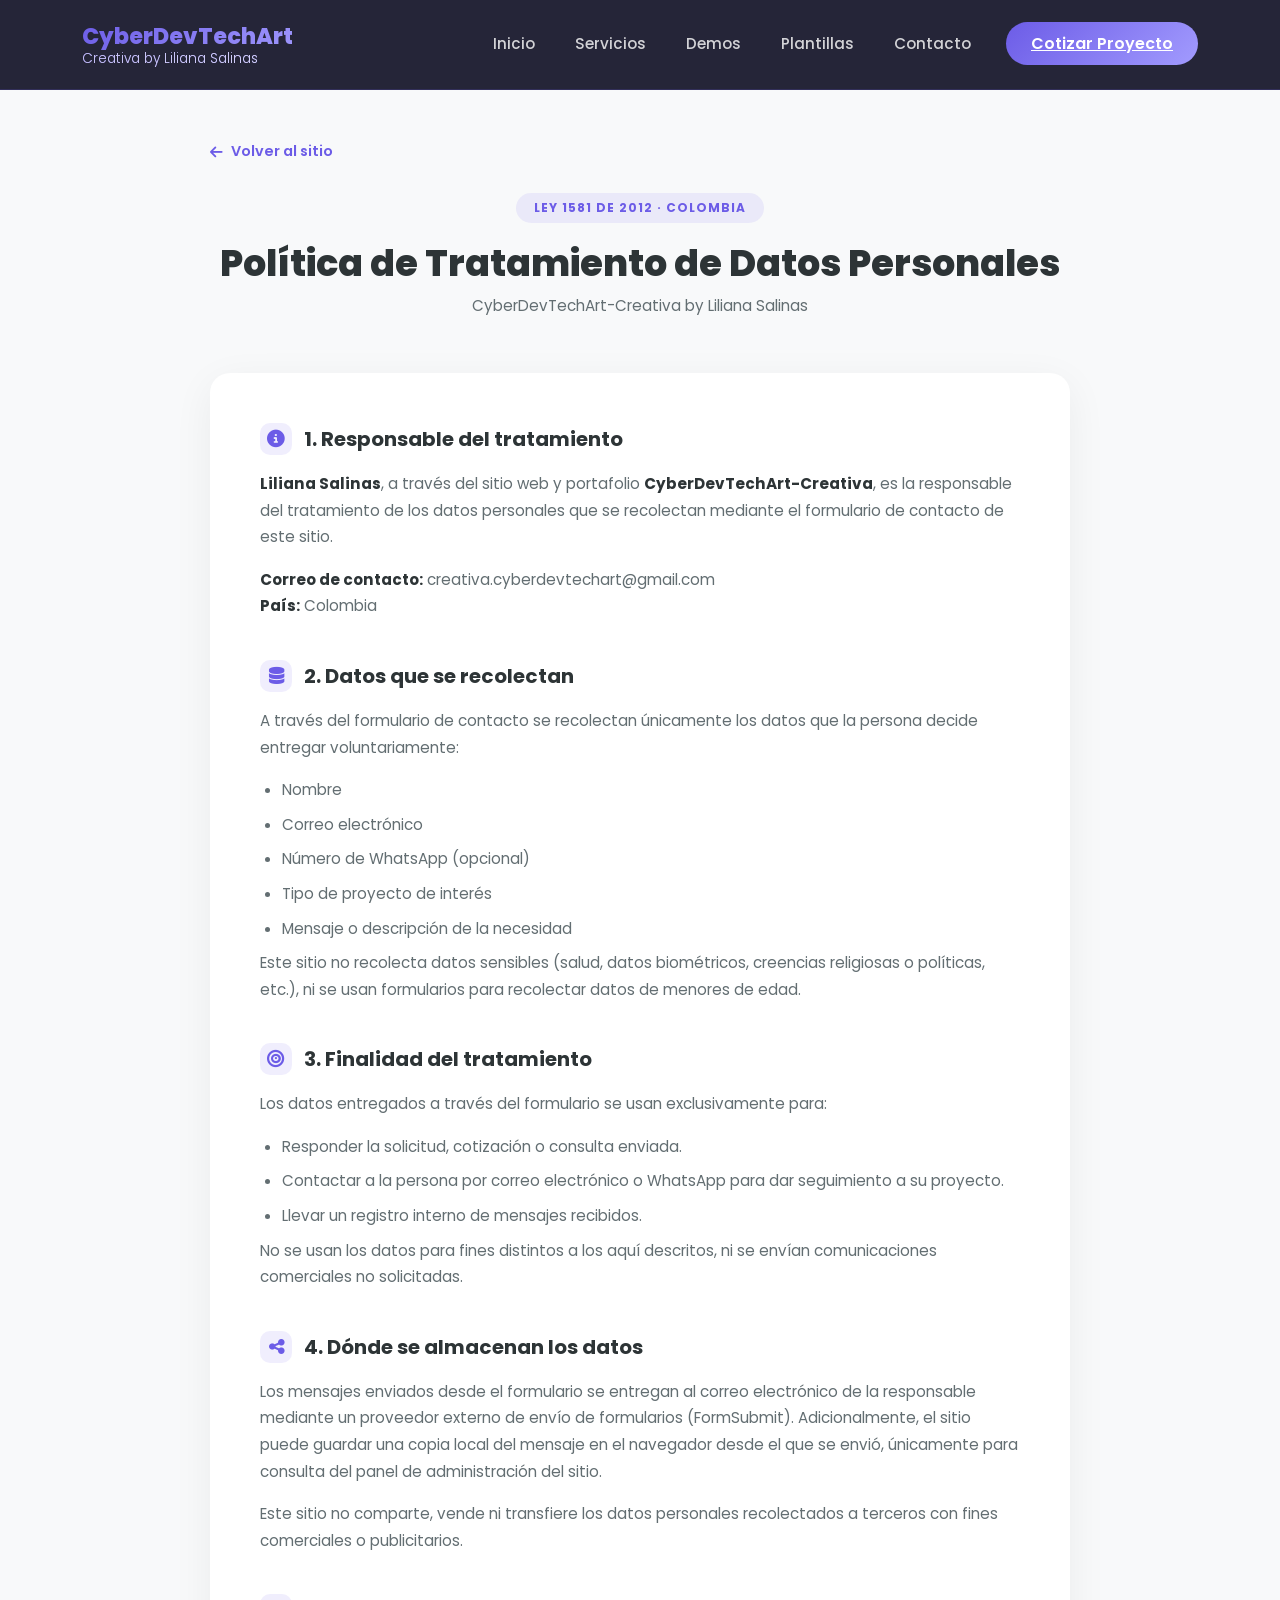
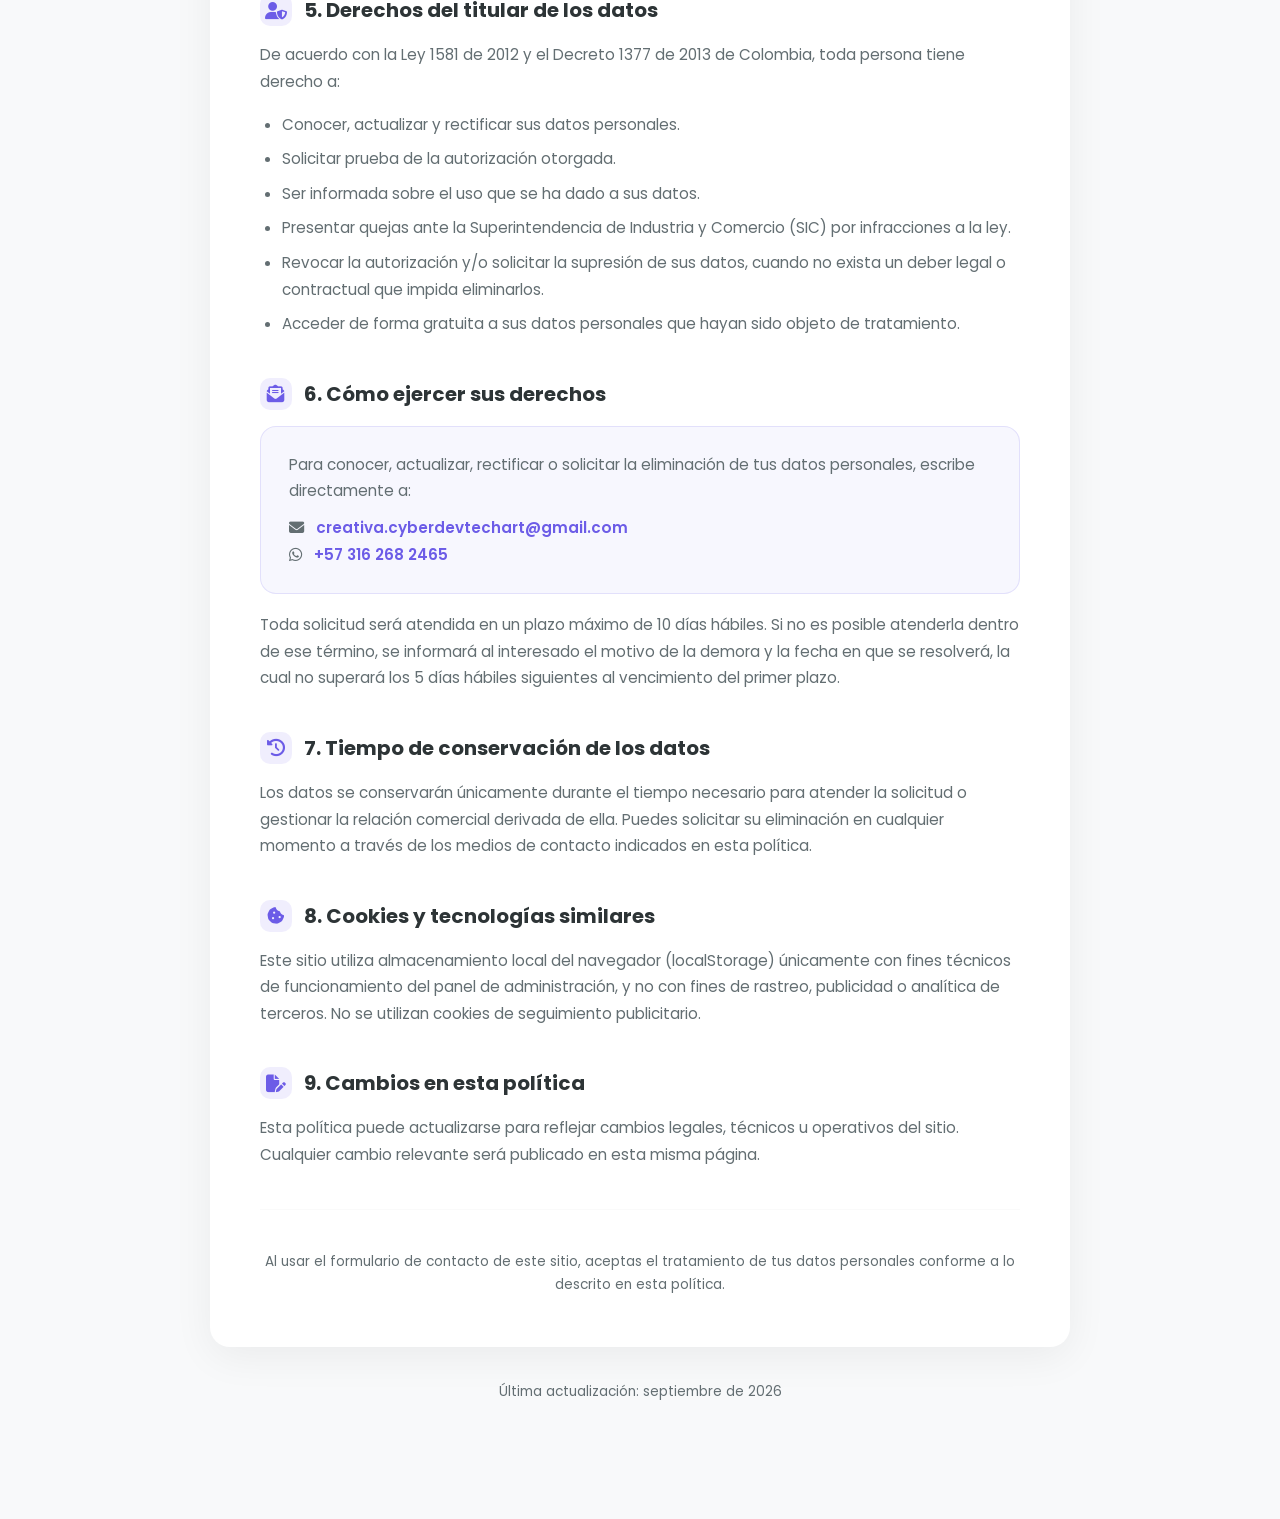
<file: privacidad.html>
<!DOCTYPE html>
<html lang="es">
<head>
    <meta charset="UTF-8">
    <meta name="viewport" content="width=device-width, initial-scale=1.0">
    <title>Política de Tratamiento de Datos | CyberDevTechArt-Creativa</title>
    <meta name="description" content="Política de tratamiento de datos personales de CyberDevTechArt-Creativa by Liliana Salinas, conforme a la Ley 1581 de 2012 de Colombia.">
    <meta name="robots" content="noindex, follow">
    <link href="https://cdn.jsdelivr.net/npm/bootstrap@5.3.2/dist/css/bootstrap.min.css" rel="stylesheet">
    <link href="https://cdnjs.cloudflare.com/ajax/libs/font-awesome/6.4.2/css/all.min.css" rel="stylesheet">
    <link href="https://fonts.googleapis.com/css2?family=Poppins:wght@300;400;500;600;700;800&display=swap" rel="stylesheet">
    <link rel="stylesheet" href="css/style.css">
    <style>
        .legal-page {
            padding: 140px 0 100px;
            background: var(--light);
            min-height: 100vh;
        }
        .legal-header {
            text-align: center;
            margin-bottom: 55px;
        }
        .legal-header .badge-legal {
            display: inline-block;
            background: rgba(108, 92, 231, 0.1);
            color: var(--primary);
            font-size: 0.75rem;
            font-weight: 700;
            letter-spacing: 1px;
            text-transform: uppercase;
            padding: 6px 18px;
            border-radius: 20px;
            margin-bottom: 18px;
        }
        .legal-header h1 {
            font-weight: 800;
            font-size: 2.3rem;
        }
        .legal-header p {
            color: var(--gray);
            font-size: 0.95rem;
            margin-top: 10px;
        }
        .legal-box {
            background: white;
            border-radius: 20px;
            padding: 50px;
            box-shadow: 0 10px 40px rgba(0,0,0,0.06);
            max-width: 860px;
            margin: 0 auto;
        }
        .legal-box h2 {
            font-size: 1.25rem;
            font-weight: 700;
            color: var(--dark);
            margin: 40px 0 16px;
            display: flex;
            align-items: center;
            gap: 12px;
        }
        .legal-box h2:first-of-type { margin-top: 0; }
        .legal-box h2 i {
            color: var(--primary);
            font-size: 1.1rem;
            width: 32px;
            height: 32px;
            background: rgba(108, 92, 231, 0.1);
            border-radius: 10px;
            display: flex;
            align-items: center;
            justify-content: center;
            flex-shrink: 0;
        }
        .legal-box p, .legal-box li {
            color: var(--gray);
            font-size: 0.95rem;
            line-height: 1.75;
        }
        .legal-box ul { padding-left: 22px; margin-bottom: 0; }
        .legal-box li { margin-bottom: 8px; }
        .legal-box strong { color: var(--dark); }
        .legal-divider {
            border: none;
            border-top: 1px solid rgba(0,0,0,0.07);
            margin: 40px 0;
        }
        .legal-contact-box {
            background: rgba(108, 92, 231, 0.05);
            border: 1px solid rgba(108, 92, 231, 0.15);
            border-radius: 16px;
            padding: 25px 28px;
            margin-top: 10px;
        }
        .legal-contact-box a {
            color: var(--primary);
            font-weight: 600;
            text-decoration: none;
        }
        .legal-contact-box a:hover { text-decoration: underline; }
        .legal-updated {
            text-align: center;
            color: var(--gray);
            font-size: 0.85rem;
            margin-top: 35px;
        }
        .back-to-site {
            display: inline-flex;
            align-items: center;
            gap: 8px;
            margin-bottom: 30px;
            color: var(--primary);
            font-weight: 600;
            font-size: 0.9rem;
            text-decoration: none;
        }
        .back-to-site:hover { color: var(--primary-dark); }
        @media (max-width: 576px) {
            .legal-box { padding: 30px 22px; }
            .legal-header h1 { font-size: 1.7rem; }
        }
    </style>
</head>
<body>

    <!-- Navbar -->
    <nav class="navbar navbar-expand-lg fixed-top">
        <div class="container">
            <a class="navbar-brand" href="index.html#inicio">CyberDevTechArt<span>Creativa by Liliana Salinas</span></a>
            <button class="navbar-toggler" type="button" data-bs-toggle="collapse" data-bs-target="#navbarNav">
                <span class="navbar-toggler-icon"></span>
            </button>
            <div class="collapse navbar-collapse" id="navbarNav">
                <ul class="navbar-nav ms-auto align-items-center">
                    <li class="nav-item"><a class="nav-link" href="index.html#inicio">Inicio</a></li>
                    <li class="nav-item"><a class="nav-link" href="index.html#servicios">Servicios</a></li>
                    <li class="nav-item"><a class="nav-link" href="index.html#demos">Demos</a></li>
                    <li class="nav-item"><a class="nav-link" href="index.html#plantillas">Plantillas</a></li>
                    <li class="nav-item"><a class="nav-link" href="index.html#contacto">Contacto</a></li>
                    <li class="nav-item"><a class="btn-nav" href="index.html#contacto">Cotizar Proyecto</a></li>
                </ul>
            </div>
        </div>
    </nav>

    <section class="legal-page">
        <div class="container">
            <a href="index.html" class="back-to-site" style="margin-left: calc((100% - 860px) / 2); max-width: 860px;">
                <i class="fas fa-arrow-left"></i> Volver al sitio
            </a>

            <div class="legal-header">
                <span class="badge-legal">Ley 1581 de 2012 · Colombia</span>
                <h1>Política de Tratamiento de Datos Personales</h1>
                <p>CyberDevTechArt-Creativa by Liliana Salinas</p>
            </div>

            <div class="legal-box">

                <h2><i class="fas fa-circle-info"></i> 1. Responsable del tratamiento</h2>
                <p>
                    <strong>Liliana Salinas</strong>, a través del sitio web y portafolio
                    <strong>CyberDevTechArt-Creativa</strong>, es la responsable del tratamiento de los datos
                    personales que se recolectan mediante el formulario de contacto de este sitio.
                </p>
                <p>
                    <strong>Correo de contacto:</strong> creativa.cyberdevtechart@gmail.com<br>
                    <strong>País:</strong> Colombia
                </p>

                <h2><i class="fas fa-database"></i> 2. Datos que se recolectan</h2>
                <p>A través del formulario de contacto se recolectan únicamente los datos que la persona decide entregar voluntariamente:</p>
                <ul>
                    <li>Nombre</li>
                    <li>Correo electrónico</li>
                    <li>Número de WhatsApp (opcional)</li>
                    <li>Tipo de proyecto de interés</li>
                    <li>Mensaje o descripción de la necesidad</li>
                </ul>
                <p>Este sitio no recolecta datos sensibles (salud, datos biométricos, creencias religiosas o políticas, etc.), ni se usan formularios para recolectar datos de menores de edad.</p>

                <h2><i class="fas fa-bullseye"></i> 3. Finalidad del tratamiento</h2>
                <p>Los datos entregados a través del formulario se usan exclusivamente para:</p>
                <ul>
                    <li>Responder la solicitud, cotización o consulta enviada.</li>
                    <li>Contactar a la persona por correo electrónico o WhatsApp para dar seguimiento a su proyecto.</li>
                    <li>Llevar un registro interno de mensajes recibidos.</li>
                </ul>
                <p>No se usan los datos para fines distintos a los aquí descritos, ni se envían comunicaciones comerciales no solicitadas.</p>

                <h2><i class="fas fa-share-nodes"></i> 4. Dónde se almacenan los datos</h2>
                <p>
                    Los mensajes enviados desde el formulario se entregan al correo electrónico de la responsable
                    mediante un proveedor externo de envío de formularios (FormSubmit). Adicionalmente, el sitio
                    puede guardar una copia local del mensaje en el navegador desde el que se envió, únicamente
                    para consulta del panel de administración del sitio.
                </p>
                <p>
                    Este sitio no comparte, vende ni transfiere los datos personales recolectados a terceros con
                    fines comerciales o publicitarios.
                </p>

                <h2><i class="fas fa-user-shield"></i> 5. Derechos del titular de los datos</h2>
                <p>De acuerdo con la Ley 1581 de 2012 y el Decreto 1377 de 2013 de Colombia, toda persona tiene derecho a:</p>
                <ul>
                    <li>Conocer, actualizar y rectificar sus datos personales.</li>
                    <li>Solicitar prueba de la autorización otorgada.</li>
                    <li>Ser informada sobre el uso que se ha dado a sus datos.</li>
                    <li>Presentar quejas ante la Superintendencia de Industria y Comercio (SIC) por infracciones a la ley.</li>
                    <li>Revocar la autorización y/o solicitar la supresión de sus datos, cuando no exista un deber legal o contractual que impida eliminarlos.</li>
                    <li>Acceder de forma gratuita a sus datos personales que hayan sido objeto de tratamiento.</li>
                </ul>

                <h2><i class="fas fa-envelope-open-text"></i> 6. Cómo ejercer sus derechos</h2>
                <div class="legal-contact-box">
                    <p style="margin-bottom: 10px;">
                        Para conocer, actualizar, rectificar o solicitar la eliminación de tus datos personales,
                        escribe directamente a:
                    </p>
                    <p style="margin-bottom: 0;">
                        <i class="fas fa-envelope me-2"></i>
                        <a href="mailto:creativa.cyberdevtechart@gmail.com">creativa.cyberdevtechart@gmail.com</a><br>
                        <i class="fab fa-whatsapp me-2"></i>
                        <a href="https://wa.me/573162682465" target="_blank" rel="noopener">+57 316 268 2465</a>
                    </p>
                </div>
                <p style="margin-top: 18px;">
                    Toda solicitud será atendida en un plazo máximo de 10 días hábiles. Si no es posible atenderla
                    dentro de ese término, se informará al interesado el motivo de la demora y la fecha en que se
                    resolverá, la cual no superará los 5 días hábiles siguientes al vencimiento del primer plazo.
                </p>

                <h2><i class="fas fa-clock-rotate-left"></i> 7. Tiempo de conservación de los datos</h2>
                <p>
                    Los datos se conservarán únicamente durante el tiempo necesario para atender la solicitud
                    o gestionar la relación comercial derivada de ella. Puedes solicitar su eliminación en
                    cualquier momento a través de los medios de contacto indicados en esta política.
                </p>

                <h2><i class="fas fa-cookie-bite"></i> 8. Cookies y tecnologías similares</h2>
                <p>
                    Este sitio utiliza almacenamiento local del navegador (localStorage) únicamente con fines
                    técnicos de funcionamiento del panel de administración, y no con fines de rastreo, publicidad
                    o analítica de terceros. No se utilizan cookies de seguimiento publicitario.
                </p>

                <h2><i class="fas fa-file-pen"></i> 9. Cambios en esta política</h2>
                <p>
                    Esta política puede actualizarse para reflejar cambios legales, técnicos u operativos del
                    sitio. Cualquier cambio relevante será publicado en esta misma página.
                </p>

                <hr class="legal-divider">

                <p style="font-size: 0.85rem; text-align: center; margin-bottom: 0;">
                    Al usar el formulario de contacto de este sitio, aceptas el tratamiento de tus datos personales
                    conforme a lo descrito en esta política.
                </p>
            </div>

            <p class="legal-updated">Última actualización: septiembre de 2026</p>
        </div>
    </section>

    <script src="https://cdn.jsdelivr.net/npm/bootstrap@5.3.2/dist/js/bootstrap.bundle.min.js"></script>
</body>
</html>
</file>
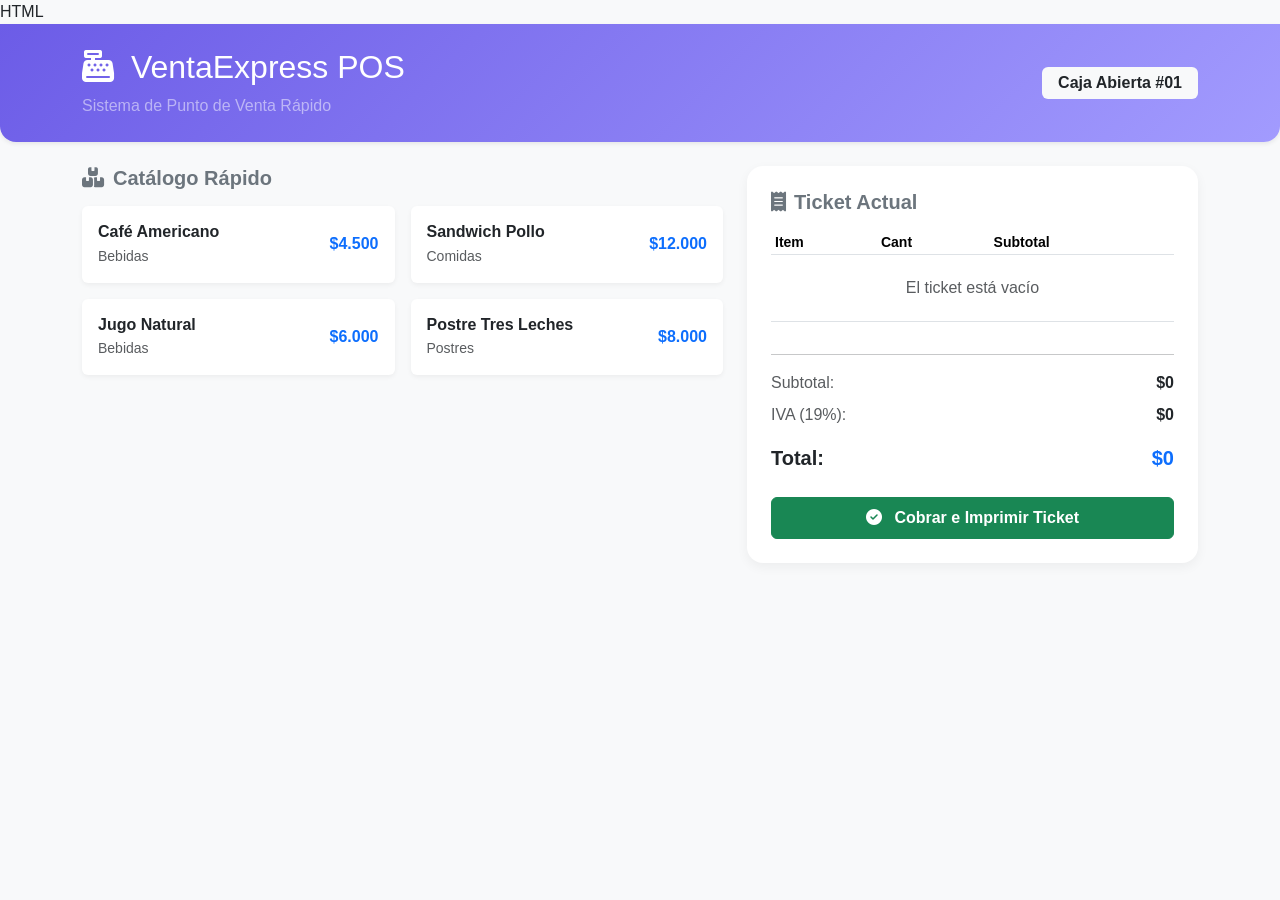
<file: punto-venta.html>
HTML
<!DOCTYPE html>
<html lang="es">
<head>
    <meta charset="UTF-8">
    <meta name="viewport" content="width=device-width, initial-scale=1.0">
    <title>VentaExpress POS - Demo</title>
    <!-- Bootstrap 5 CSS -->
    <link href="https://cdn.jsdelivr.net/npm/bootstrap@5.3.0/dist/css/bootstrap.min.css" rel="stylesheet">
    <!-- FontAwesome -->
    <link rel="stylesheet" href="https://cdnjs.cloudflare.com/ajax/libs/font-awesome/6.4.0/css/all.min.css">
    <style>
        body { background-color: #f8f9fa; font-family: 'Segoe UI', Tahoma, Geneva, Verdana, sans-serif; }
        .pos-header { background: linear-gradient(135deg, #6c5ce7, #a29bfe); color: white; padding: 1.5rem; border-radius: 0 0 1rem 1rem; }
        .product-card { cursor: pointer; transition: transform 0.2s; border: none; box-shadow: 0 2px 5px rgba(0,0,0,0.05); }
        .product-card:hover { transform: translateY(-3px); box-shadow: 0 5px 15px rgba(0,0,0,0.1); }
        .ticket-box { background: white; border-radius: 1rem; box-shadow: 0 4px 12px rgba(0,0,0,0.05); }
    </style>
</head>
<body>

    <div class="pos-header shadow-sm mb-4">
        <div class="container d-flex justify-content-between align-items-center">
            <div>
                <h2><i class="fas fa-cash-register me-2"></i> VentaExpress POS</h2>
                <p class="mb-0 text-white-50">Sistema de Punto de Venta Rápido</p>
            </div>
            <span class="badge bg-light text-dark fs-6 px-3 py-2">Caja Abierta #01</span>
        </div>
    </div>

    <div class="container mb-5">
        <div class="row g-4">
            <!-- Catálogo de Productos -->
            <div class="col-lg-7">
                <h5 class="mb-3 fw-bold text-secondary"><i class="fas fa-boxes me-2"></i>Catálogo Rápido</h5>
                <div class="row g-3" id="productCatalog">
                    <!-- Producto 1 -->
                    <div class="col-md-6">
                        <div class="card product-card p-3" onclick="agregarAlCarrito('Café Americano', 4500)">
                            <div class="d-flex justify-content-between align-items-center">
                                <div>
                                    <h6 class="fw-bold mb-1">Café Americano</h6>
                                    <small class="text-muted">Bebidas</small>
                                </div>
                                <span class="text-primary fw-bold">$4.500</span>
                            </div>
                        </div>
                    </div>
                    <!-- Producto 2 -->
                    <div class="col-md-6">
                        <div class="card product-card p-3" onclick="agregarAlCarrito('Sandwich Pollo', 12000)">
                            <div class="d-flex justify-content-between align-items-center">
                                <div>
                                    <h6 class="fw-bold mb-1">Sandwich Pollo</h6>
                                    <small class="text-muted">Comidas</small>
                                </div>
                                <span class="text-primary fw-bold">$12.000</span>
                            </div>
                        </div>
                    </div>
                    <!-- Producto 3 -->
                    <div class="col-md-6">
                        <div class="card product-card p-3" onclick="agregarAlCarrito('Jugo Natural', 6000)">
                            <div class="d-flex justify-content-between align-items-center">
                                <div>
                                    <h6 class="fw-bold mb-1">Jugo Natural</h6>
                                    <small class="text-muted">Bebidas</small>
                                </div>
                                <span class="text-primary fw-bold">$6.000</span>
                            </div>
                        </div>
                    </div>
                    <!-- Producto 4 -->
                    <div class="col-md-6">
                        <div class="card product-card p-3" onclick="agregarAlCarrito('Postre Tres Leches', 8000)">
                            <div class="d-flex justify-content-between align-items-center">
                                <div>
                                    <h6 class="fw-bold mb-1">Postre Tres Leches</h6>
                                    <small class="text-muted">Postres</small>
                                </div>
                                <span class="text-primary fw-bold">$8.000</span>
                            </div>
                        </div>
                    </div>
                </div>
            </div>

            <!-- Ticket de Venta -->
            <div class="col-lg-5">
                <div class="ticket-box p-4">
                    <h5 class="mb-3 fw-bold text-secondary"><i class="fas fa-receipt me-2"></i>Ticket Actual</h5>
                    <div class="table-responsive" style="max-height: 250px; overflow-y: auto;">
                        <table class="table table-sm align-middle">
                            <thead>
                                <tr class="text-muted small">
                                    <th>Item</th>
                                    <th>Cant</th>
                                    <th>Subtotal</th>
                                </tr>
                            </thead>
                            <tbody id="cartTableBody">
                                <tr>
                                    <td colspan="3" class="text-center text-muted py-4">El ticket está vacío</td>
                                </tr>
                            </tbody>
                        </table>
                    </div>
                    <hr>
                    <div class="d-flex justify-content-between mb-2">
                        <span class="text-muted">Subtotal:</span>
                        <span id="subtotalAmount" class="fw-bold">$0</span>
                    </div>
                    <div class="d-flex justify-content-between mb-3">
                        <span class="text-muted">IVA (19%):</span>
                        <span id="ivaAmount" class="fw-bold">$0</span>
                    </div>
                    <div class="d-flex justify-content-between mb-4 fs-5">
                        <span class="fw-bold text-dark">Total:</span>
                        <span id="totalAmount" class="fw-bold text-primary">$0</span>
                    </div>
                    <button class="btn btn-success w-100 py-2 fw-bold" onclick="finalizarVenta()">
                        <p class="mb-0"><i class="fas fa-check-circle me-2"></i> Cobrar e Imprimir Ticket</p>
                    </button>
                </div>
            </div>
        </div>
    </div>

    <!-- Script sencillo para interactuar en la demo -->
    <script>
        let carrito = [];

        function agregarAlCarrito(nombre, precio) {
            const index = carrito.findIndex(item => item.nombre === nombre);
            if (index > -1) {
                carrito[index].cantidad += 1;
            } else {
                carrito.push({ nombre, precio, cantidad: 1 });
            }
            actualizarTabla();
        }

        function actualizarTabla() {
            const tbody = document.getElementById('cartTableBody');
            if (carrito.length === 0) {
                tbody.innerHTML = `<tr><td colspan="3" class="text-center text-muted py-4">El ticket está vacío</td></tr>`;
                document.getElementById('subtotalAmount').textContent = '$0';
                document.getElementById('ivaAmount').textContent = '$0';
                document.getElementById('totalAmount').textContent = '$0';
                return;
            }

            let subtotal = 0;
            tbody.innerHTML = carrito.map(item => {
                const sub = item.precio * item.cantidad;
                subtotal += sub;
                return `
                    <tr>
                        <td>${item.nombre}</td>
                        <td>${item.cantidad}</td>
                        <td>$${sub.toLocaleString()}</td>
                    </tr>
                `;
            }).join('');

            const iva = subtotal * 0.19;
            const total = subtotal + iva;

            document.getElementById('subtotalAmount').textContent = '$' + subtotal.toLocaleString();
            document.getElementById('ivaAmount').textContent = '$' + Math.round(iva).toLocaleString();
            document.getElementById('totalAmount').textContent = '$' + Math.round(total).toLocaleString();
        }

        function finalizarVenta() {
            if (carrito.length === 0) {
                alert('Agrega al menos un producto al ticket.');
                return;
            }
            alert('¡Venta realizada con éxito! Generando comprobante...');
            carrito = [];
            actualizarTabla();
        }
    </script>
</body>
</html>
</file>
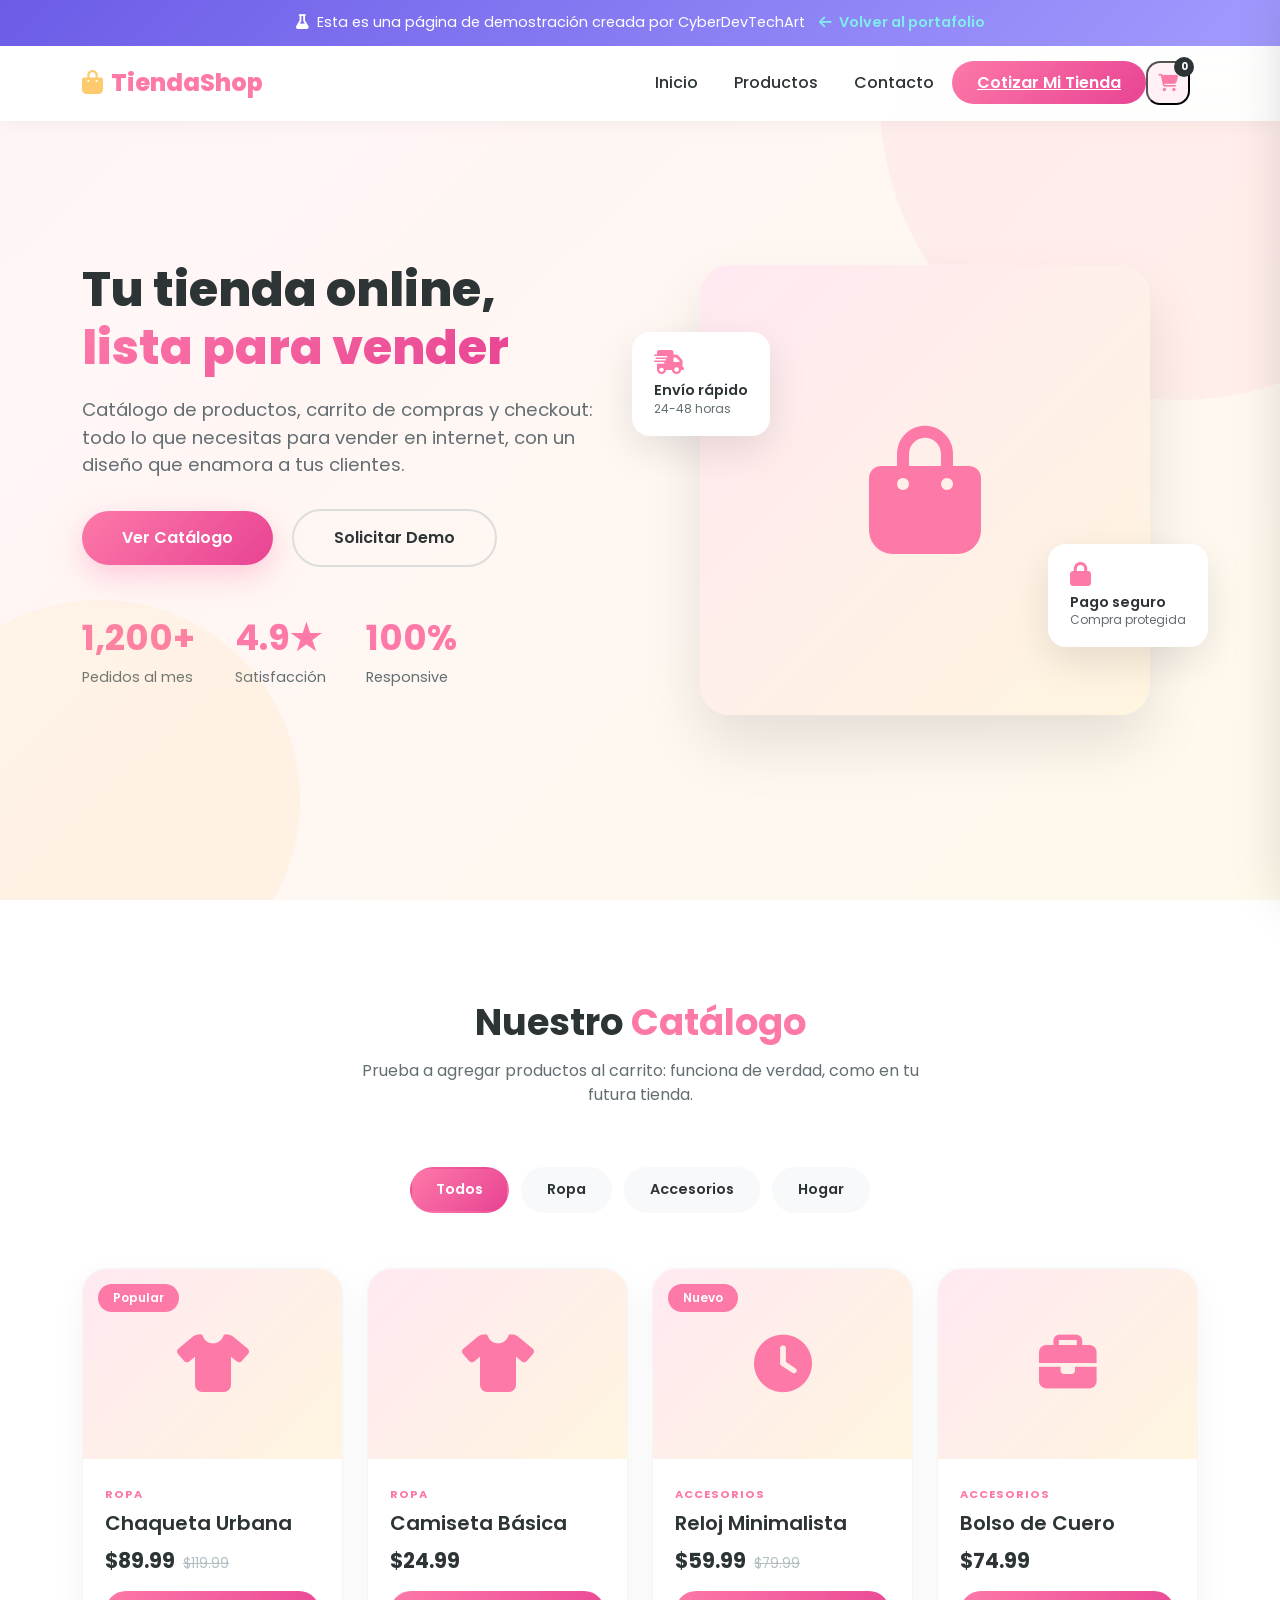
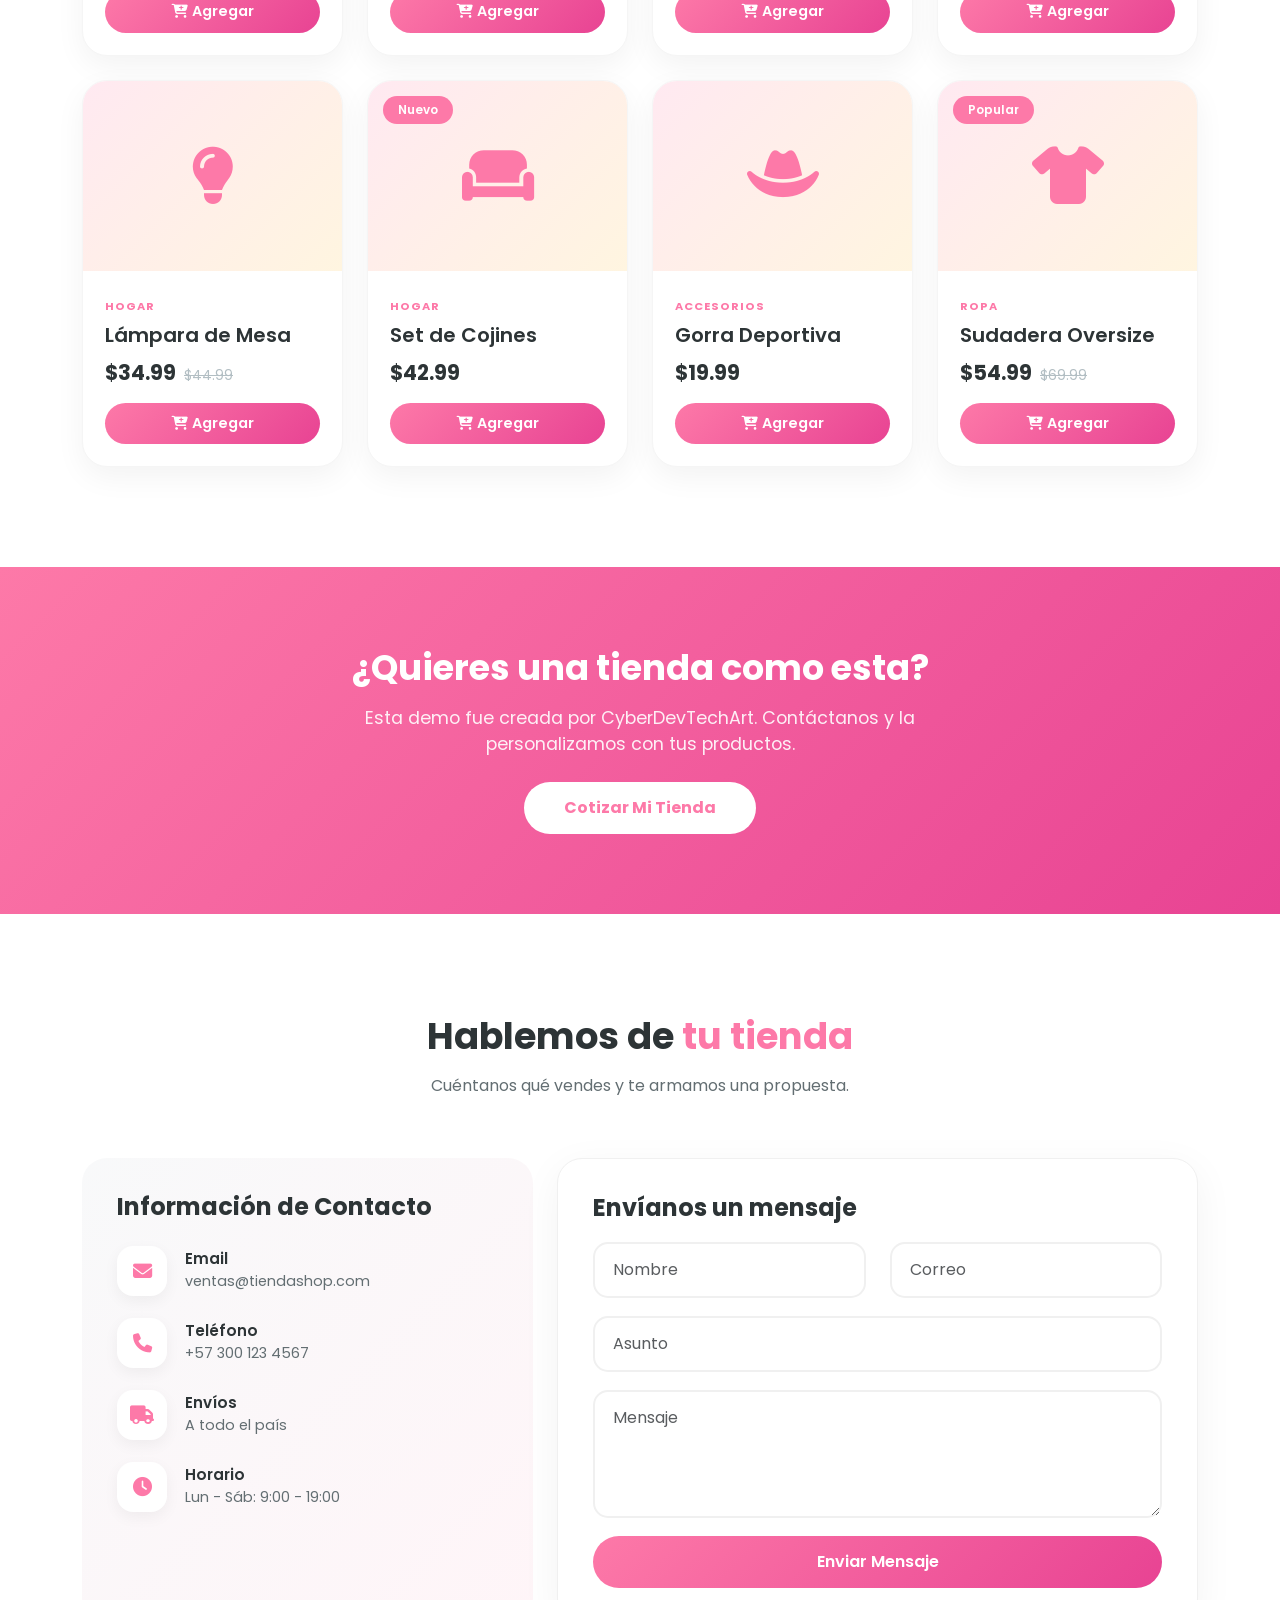
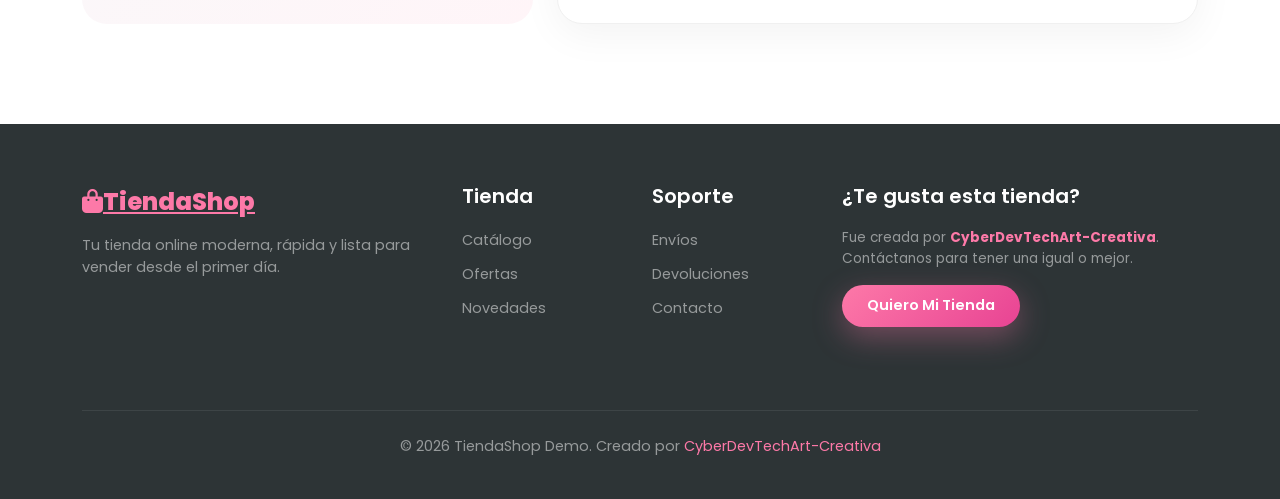
<file: tienda-shop.html>
<!DOCTYPE html>
<html lang="es">
<head>
    <meta charset="UTF-8">
    <meta name="viewport" content="width=device-width, initial-scale=1.0">
    <title>TiendaShop - Demo | CyberDevTechArt</title>
    <link href="https://cdn.jsdelivr.net/npm/bootstrap@5.3.2/dist/css/bootstrap.min.css" rel="stylesheet">
    <link href="https://cdnjs.cloudflare.com/ajax/libs/font-awesome/6.4.2/css/all.min.css" rel="stylesheet">
    <link href="https://fonts.googleapis.com/css2?family=Poppins:wght@300;400;500;600;700;800&display=swap" rel="stylesheet">
    <style>
        :root {
            --primary: #fd79a8;
            --primary-dark: #e84393;
            --secondary: #fdcb6e;
            --dark: #2d3436;
            --light: #f8f9fa;
            --gradient: linear-gradient(135deg, #fd79a8 0%, #e84393 100%);
        }
        * { margin: 0; padding: 0; box-sizing: border-box; }
        body { font-family: 'Poppins', sans-serif; overflow-x: hidden; color: var(--dark); background: var(--light); }

        .demo-banner { background: linear-gradient(135deg, #6c5ce7 0%, #a29bfe 100%); color: white; padding: 12px 20px; text-align: center; font-size: 0.9rem; position: fixed; top: 0; left: 0; right: 0; z-index: 9999; }
        .demo-banner a { color: #81ecec; font-weight: 600; text-decoration: none; margin-left: 10px; }

        .navbar { background: rgba(255,255,255,0.95) !important; backdrop-filter: blur(10px); box-shadow: 0 2px 20px rgba(0,0,0,0.05); padding: 15px 0; margin-top: 45px; }
        .navbar-brand { font-weight: 800; font-size: 1.5rem; color: var(--primary) !important; }
        .navbar-brand i { margin-right: 8px; color: var(--secondary); }
        .nav-link { font-weight: 500; color: var(--dark) !important; margin: 0 10px; position: relative; transition: all 0.3s ease; }
        .nav-link::after { content: ''; position: absolute; bottom: -5px; left: 0; width: 0; height: 3px; background: var(--gradient); border-radius: 2px; transition: width 0.3s ease; }
        .nav-link:hover::after { width: 100%; }
        .nav-link:hover { color: var(--primary) !important; }
        .btn-nav { background: var(--gradient); color: white !important; padding: 10px 25px !important; border-radius: 50px; font-weight: 600; border: none; transition: all 0.3s ease; }
        .btn-nav:hover { transform: translateY(-2px); box-shadow: 0 10px 25px rgba(253,121,168,0.35); }

        .btn-cart-nav { position: relative; background: rgba(253,121,168,0.1); color: var(--primary) !important; width: 44px; height: 44px; border-radius: 14px; display: flex; align-items: center; justify-content: center; margin-right: 8px; font-size: 1.1rem; transition: all 0.3s ease; }
        .btn-cart-nav:hover { background: var(--gradient); color: white !important; }
        .cart-count { position: absolute; top: -6px; right: -6px; background: var(--dark); color: white; font-size: 0.65rem; font-weight: 700; width: 20px; height: 20px; border-radius: 50%; display: flex; align-items: center; justify-content: center; }

        .hero { min-height: 100vh; background: linear-gradient(135deg, #fff5f8 0%, #fff9ec 100%); display: flex; align-items: center; position: relative; overflow: hidden; padding-top: 80px; }
        .hero::before { content: ''; position: absolute; width: 600px; height: 600px; border-radius: 50%; background: rgba(253,121,168,0.08); top: -200px; right: -200px; animation: float 8s ease-in-out infinite; }
        .hero::after { content: ''; position: absolute; width: 400px; height: 400px; border-radius: 50%; background: rgba(253,203,110,0.1); bottom: -100px; left: -100px; animation: float 6s ease-in-out infinite reverse; }
        @keyframes float { 0%, 100% { transform: translateY(0) scale(1); } 50% { transform: translateY(-30px) scale(1.05); } }

        .hero h1 { font-size: 3rem; font-weight: 800; line-height: 1.2; margin-bottom: 20px; animation: fadeInUp 1s ease; }
        .hero h1 span { background: var(--gradient); -webkit-background-clip: text; -webkit-text-fill-color: transparent; background-clip: text; }
        .hero p { font-size: 1.15rem; color: #636e72; margin-bottom: 30px; animation: fadeInUp 1s ease 0.2s both; }
        .hero-btns { animation: fadeInUp 1s ease 0.4s both; }
        .btn-hero-primary { background: var(--gradient); color: white; padding: 15px 40px; border-radius: 50px; font-weight: 600; border: none; transition: all 0.3s ease; box-shadow: 0 10px 30px rgba(253,121,168,0.35); }
        .btn-hero-primary:hover { transform: translateY(-3px); box-shadow: 0 15px 40px rgba(253,121,168,0.45); color: white; }
        .btn-hero-outline { background: transparent; color: var(--dark); padding: 15px 40px; border-radius: 50px; font-weight: 600; border: 2px solid #ddd; margin-left: 15px; transition: all 0.3s ease; }
        .btn-hero-outline:hover { border-color: var(--primary); color: var(--primary); transform: translateY(-3px); }

        .hero-stats { margin-top: 50px; display: flex; gap: 40px; animation: fadeInUp 1s ease 0.6s both; }
        .stat-item h3 { font-size: 2.2rem; font-weight: 700; color: var(--primary); }
        .stat-item p { color: #636e72; font-size: 0.9rem; }

        .hero-visual { position: relative; animation: fadeInRight 1.2s ease; display: flex; justify-content: center; align-items: center; }
        .hero-visual .demo-screen { width: 100%; max-width: 450px; height: 450px; border-radius: 30px; background: linear-gradient(135deg, #ffe9f1 0%, #fff5e0 100%); display: flex; align-items: center; justify-content: center; font-size: 8rem; color: var(--primary); box-shadow: 0 30px 60px rgba(0,0,0,0.1); }
        .floating-card { position: absolute; background: white; padding: 18px 22px; border-radius: 18px; box-shadow: 0 15px 40px rgba(0,0,0,0.1); animation: floatCard 3s ease-in-out infinite; }
        .floating-card.card-1 { top: 15%; left: -20px; animation-delay: 0s; }
        .floating-card.card-2 { bottom: 15%; right: -10px; animation-delay: 1.5s; }
        .floating-card i { font-size: 1.5rem; color: var(--primary); margin-bottom: 8px; }
        .floating-card h5 { font-size: 0.9rem; font-weight: 600; margin: 0; }
        .floating-card p { font-size: 0.75rem; color: #636e72; margin: 0; }
        @keyframes floatCard { 0%, 100% { transform: translateY(0); } 50% { transform: translateY(-15px); } }
        @keyframes fadeInUp { from { opacity: 0; transform: translateY(40px); } to { opacity: 1; transform: translateY(0); } }
        @keyframes fadeInRight { from { opacity: 0; transform: translateX(60px); } to { opacity: 1; transform: translateX(0); } }

        .section-padding { padding: 100px 0; }
        .section-title { text-align: center; margin-bottom: 60px; }
        .section-title h2 { font-size: 2.3rem; font-weight: 700; margin-bottom: 15px; }
        .section-title h2 span { color: var(--primary); }
        .section-title p { color: #636e72; max-width: 600px; margin: 0 auto; }

        /* Categorías */
        .categories { background: white; }
        .category-pill { background: var(--light); border: 2px solid transparent; border-radius: 50px; padding: 10px 24px; font-weight: 600; font-size: 0.9rem; color: var(--dark); cursor: pointer; transition: all 0.3s ease; white-space: nowrap; }
        .category-pill.active, .category-pill:hover { background: var(--gradient); color: white; border-color: transparent; }
        .categories-row { display: flex; gap: 12px; justify-content: center; flex-wrap: wrap; margin-bottom: 55px; }

        /* Productos */
        .products { background: white; }
        .product-card { background: white; border-radius: 25px; overflow: hidden; box-shadow: 0 10px 30px rgba(0,0,0,0.05); transition: all 0.4s ease; height: 100%; border: 1px solid #f5f5f5; }
        .product-card:hover { transform: translateY(-10px); box-shadow: 0 30px 60px rgba(0,0,0,0.12); }
        .product-img { height: 190px; background: linear-gradient(135deg, #ffe9f1 0%, #fff5e0 100%); display: flex; align-items: center; justify-content: center; font-size: 3.6rem; position: relative; color: var(--primary); }
        .product-badge { position: absolute; top: 15px; left: 15px; background: var(--primary); color: white; padding: 5px 15px; border-radius: 50px; font-size: 0.75rem; font-weight: 600; }
        .product-body { padding: 22px; }
        .product-cat { font-size: 0.7rem; text-transform: uppercase; letter-spacing: 1px; color: var(--primary); font-weight: 700; }
        .product-body h5 { font-weight: 600; margin: 6px 0 10px; }
        .product-price { font-size: 1.3rem; font-weight: 700; color: var(--dark); }
        .product-price span { font-size: 0.85rem; color: #b2bec3; text-decoration: line-through; margin-left: 8px; font-weight: 400; }
        .btn-add-cart { background: var(--gradient); color: white; border: none; padding: 10px 20px; border-radius: 50px; font-weight: 600; width: 100%; margin-top: 15px; transition: all 0.3s ease; font-size: 0.9rem; }
        .btn-add-cart:hover { transform: scale(1.02); box-shadow: 0 10px 25px rgba(253,121,168,0.35); color: white; }
        .btn-add-cart.added { background: #00b894; }

        /* Carrito lateral */
        .cart-drawer { position: fixed; top: 0; right: -420px; width: 100%; max-width: 400px; height: 100vh; background: white; z-index: 10001; box-shadow: -15px 0 50px rgba(0,0,0,0.15); transition: right 0.4s ease; display: flex; flex-direction: column; }
        .cart-drawer.open { right: 0; }
        .cart-overlay { position: fixed; inset: 0; background: rgba(0,0,0,0.4); z-index: 10000; display: none; }
        .cart-overlay.open { display: block; }
        .cart-header { padding: 25px; border-bottom: 1px solid #f0f0f0; display: flex; justify-content: space-between; align-items: center; }
        .cart-header h4 { font-weight: 700; margin: 0; }
        .cart-close { background: var(--light); border: none; width: 38px; height: 38px; border-radius: 50%; }
        .cart-items { flex-grow: 1; overflow-y: auto; padding: 20px 25px; }
        .cart-item { display: flex; gap: 14px; align-items: center; padding: 14px 0; border-bottom: 1px solid #f5f5f5; }
        .cart-item-icon { width: 55px; height: 55px; border-radius: 14px; background: linear-gradient(135deg, #ffe9f1, #fff5e0); display: flex; align-items: center; justify-content: center; color: var(--primary); font-size: 1.4rem; flex-shrink: 0; }
        .cart-item-info { flex-grow: 1; }
        .cart-item-info h6 { margin: 0 0 4px; font-weight: 600; font-size: 0.9rem; }
        .cart-item-info small { color: #636e72; }
        .cart-item-qty { display: flex; align-items: center; gap: 8px; margin-top: 6px; }
        .qty-btn { width: 24px; height: 24px; border-radius: 50%; border: 1px solid #ddd; background: white; font-size: 0.75rem; line-height: 1; }
        .cart-item-remove { color: #d63031; background: none; border: none; font-size: 0.9rem; }
        .cart-footer { padding: 22px 25px; border-top: 1px solid #f0f0f0; }
        .cart-total { display: flex; justify-content: space-between; font-weight: 700; font-size: 1.15rem; margin-bottom: 16px; }
        .cart-empty { text-align: center; padding: 60px 20px; color: #b2bec3; }
        .cart-empty i { font-size: 3rem; margin-bottom: 15px; display: block; }

        .cta { padding: 80px 0; background: var(--gradient); position: relative; overflow: hidden; text-align: center; color: white; }
        .cta h2 { font-size: 2.2rem; font-weight: 700; margin-bottom: 15px; }
        .cta p { font-size: 1.1rem; opacity: 0.9; max-width: 600px; margin: 0 auto 25px; }
        .btn-cta { background: white; color: var(--primary); padding: 14px 40px; border-radius: 50px; font-weight: 700; border: none; transition: all 0.3s ease; display: inline-block; text-decoration: none; }
        .btn-cta:hover { transform: translateY(-3px); box-shadow: 0 15px 40px rgba(0,0,0,0.2); background: var(--dark); color: white; }

        .contact { padding: 100px 0; background: white; }
        .contact-info-card { background: linear-gradient(135deg, #f8f9fa 0%, #fff5f8 100%); padding: 35px; border-radius: 25px; height: 100%; }
        .contact-info-item { display: flex; align-items: center; margin-bottom: 22px; }
        .contact-info-icon { width: 50px; height: 50px; background: white; border-radius: 16px; display: flex; align-items: center; justify-content: center; color: var(--primary); font-size: 1.2rem; margin-right: 18px; box-shadow: 0 5px 15px rgba(0,0,0,0.05); }
        .contact-info-text h5 { font-weight: 600; margin-bottom: 3px; font-size: 0.95rem; }
        .contact-info-text p { color: #636e72; margin: 0; font-size: 0.9rem; }
        .contact-form { background: white; padding: 35px; border-radius: 25px; box-shadow: 0 10px 40px rgba(0,0,0,0.05); border: 1px solid #f0f0f0; }
        .form-control { border: 2px solid #f0f0f0; border-radius: 15px; padding: 14px 18px; font-size: 1rem; transition: all 0.3s ease; margin-bottom: 18px; font-family: 'Poppins', sans-serif; width: 100%; }
        .form-control:focus { border-color: var(--primary); box-shadow: 0 0 0 0.2rem rgba(253,121,168,0.15); outline: none; }
        .btn-submit { background: var(--gradient); color: white; padding: 14px 35px; border-radius: 50px; font-weight: 600; border: none; width: 100%; transition: all 0.3s ease; cursor: pointer; font-family: 'Poppins', sans-serif; }
        .btn-submit:hover { transform: translateY(-2px); box-shadow: 0 10px 25px rgba(253,121,168,0.35); }

        .footer { background: var(--dark); color: white; padding: 60px 0 25px; }
        .footer-brand { font-size: 1.5rem; font-weight: 800; color: var(--primary); margin-bottom: 15px; display: block; }
        .footer p { color: rgba(255,255,255,0.5); font-size: 0.9rem; }
        .footer h5 { font-weight: 600; margin-bottom: 20px; color: white; }
        .footer-links { padding: 0; }
        .footer-links li { margin-bottom: 10px; list-style: none; }
        .footer-links a { color: rgba(255,255,255,0.5); text-decoration: none; transition: all 0.3s ease; display: inline-block; font-size: 0.9rem; }
        .footer-links a:hover { color: var(--primary); transform: translateX(5px); }
        .footer-bottom { border-top: 1px solid rgba(255,255,255,0.08); margin-top: 50px; padding-top: 25px; text-align: center; color: rgba(255,255,255,0.4); font-size: 0.85rem; }

        .reveal { opacity: 0; transform: translateY(50px); transition: all 0.8s ease; }
        .reveal.active { opacity: 1; transform: translateY(0); }

        .toast-mini { position: fixed; bottom: 30px; left: 50%; transform: translateX(-50%) translateY(20px); background: var(--dark); color: white; padding: 14px 26px; border-radius: 50px; font-size: 0.9rem; font-weight: 500; z-index: 10002; opacity: 0; transition: all 0.3s ease; pointer-events: none; }
        .toast-mini.show { opacity: 1; transform: translateX(-50%) translateY(0); }

        @media (max-width: 767px) {
            .hero { padding: 100px 0 60px; text-align: center; }
            .hero h1 { font-size: 2rem; }
            .hero-stats { justify-content: center; gap: 25px; }
            .btn-hero-outline { margin-left: 0; margin-top: 15px; }
            .floating-card { display: none; }
            .section-title h2 { font-size: 1.8rem; }
            .demo-banner { font-size: 0.8rem; }
            .navbar { margin-top: 40px; }
            .cart-drawer { max-width: 100%; }
        }
    </style>
</head>
<body>
    <!-- Demo Banner -->
    <div class="demo-banner">
        <i class="fas fa-flask me-2"></i>Esta es una página de demostración creada por CyberDevTechArt
        <a href="index.html#demos"><i class="fas fa-arrow-left me-1"></i> Volver al portafolio</a>
    </div>

    <!-- Navbar -->
    <nav class="navbar navbar-expand-lg fixed-top">
        <div class="container">
            <a class="navbar-brand" href="#"><i class="fas fa-bag-shopping"></i>TiendaShop</a>
            <div class="d-flex align-items-center order-lg-2">
                <button class="btn-cart-nav" onclick="openCart()" aria-label="Ver carrito">
                    <i class="fas fa-shopping-cart"></i>
                    <span class="cart-count" id="cartCount">0</span>
                </button>
                <button class="navbar-toggler" type="button" data-bs-toggle="collapse" data-bs-target="#navbarNav">
                    <span class="navbar-toggler-icon"></span>
                </button>
            </div>
            <div class="collapse navbar-collapse" id="navbarNav">
                <ul class="navbar-nav ms-auto align-items-center">
                    <li class="nav-item"><a class="nav-link" href="#inicio">Inicio</a></li>
                    <li class="nav-item"><a class="nav-link" href="#productos">Productos</a></li>
                    <li class="nav-item"><a class="nav-link" href="#contacto">Contacto</a></li>
                    <li class="nav-item"><a class="btn-nav" href="#contacto">Cotizar Mi Tienda</a></li>
                </ul>
            </div>
        </div>
    </nav>

    <!-- Hero -->
    <section class="hero" id="inicio">
        <div class="container">
            <div class="row align-items-center">
                <div class="col-lg-6">
                    <div>
                        <h1>Tu tienda online,<br><span>lista para vender</span></h1>
                        <p>Catálogo de productos, carrito de compras y checkout: todo lo que necesitas para vender en internet, con un diseño que enamora a tus clientes.</p>
                        <div class="hero-btns">
                            <a href="#productos" class="btn btn-hero-primary">Ver Catálogo</a>
                            <a href="#contacto" class="btn btn-hero-outline">Solicitar Demo</a>
                        </div>
                        <div class="hero-stats">
                            <div class="stat-item"><h3>1,200+</h3><p>Pedidos al mes</p></div>
                            <div class="stat-item"><h3>4.9★</h3><p>Satisfacción</p></div>
                            <div class="stat-item"><h3>100%</h3><p>Responsive</p></div>
                        </div>
                    </div>
                </div>
                <div class="col-lg-6">
                    <div class="hero-visual">
                        <div class="demo-screen"><i class="fas fa-bag-shopping"></i></div>
                        <div class="floating-card card-1">
                            <i class="fas fa-truck-fast"></i>
                            <h5>Envío rápido</h5>
                            <p>24-48 horas</p>
                        </div>
                        <div class="floating-card card-2">
                            <i class="fas fa-lock"></i>
                            <h5>Pago seguro</h5>
                            <p>Compra protegida</p>
                        </div>
                    </div>
                </div>
            </div>
        </div>
    </section>

    <!-- Productos -->
    <section class="products section-padding" id="productos">
        <div class="container">
            <div class="section-title reveal">
                <h2>Nuestro <span>Catálogo</span></h2>
                <p>Prueba a agregar productos al carrito: funciona de verdad, como en tu futura tienda.</p>
            </div>

            <div class="categories-row reveal">
                <button class="category-pill active" data-cat="todos" onclick="filterCategory('todos', this)">Todos</button>
                <button class="category-pill" data-cat="ropa" onclick="filterCategory('ropa', this)">Ropa</button>
                <button class="category-pill" data-cat="accesorios" onclick="filterCategory('accesorios', this)">Accesorios</button>
                <button class="category-pill" data-cat="hogar" onclick="filterCategory('hogar', this)">Hogar</button>
            </div>

            <div class="row g-4" id="productsGrid"></div>
        </div>
    </section>

    <!-- CTA -->
    <section class="cta">
        <div class="container">
            <div class="reveal">
                <h2>¿Quieres una tienda como esta?</h2>
                <p>Esta demo fue creada por CyberDevTechArt. Contáctanos y la personalizamos con tus productos.</p>
                <a href="index.html#contacto" class="btn btn-cta">Cotizar Mi Tienda</a>
            </div>
        </div>
    </section>

    <!-- Contact -->
    <section class="contact" id="contacto">
        <div class="container">
            <div class="section-title reveal">
                <h2>Hablemos de <span>tu tienda</span></h2>
                <p>Cuéntanos qué vendes y te armamos una propuesta.</p>
            </div>
            <div class="row g-4">
                <div class="col-lg-5">
                    <div class="contact-info-card reveal">
                        <h4 style="font-weight: 700; margin-bottom: 25px;">Información de Contacto</h4>
                        <div class="contact-info-item">
                            <div class="contact-info-icon"><i class="fas fa-envelope"></i></div>
                            <div class="contact-info-text"><h5>Email</h5><p>ventas@tiendashop.com</p></div>
                        </div>
                        <div class="contact-info-item">
                            <div class="contact-info-icon"><i class="fas fa-phone"></i></div>
                            <div class="contact-info-text"><h5>Teléfono</h5><p>+57 300 123 4567</p></div>
                        </div>
                        <div class="contact-info-item">
                            <div class="contact-info-icon"><i class="fas fa-truck"></i></div>
                            <div class="contact-info-text"><h5>Envíos</h5><p>A todo el país</p></div>
                        </div>
                        <div class="contact-info-item">
                            <div class="contact-info-icon"><i class="fas fa-clock"></i></div>
                            <div class="contact-info-text"><h5>Horario</h5><p>Lun - Sáb: 9:00 - 19:00</p></div>
                        </div>
                    </div>
                </div>
                <div class="col-lg-7">
                    <div class="contact-form reveal">
                        <h4 style="font-weight: 700; margin-bottom: 20px;">Envíanos un mensaje</h4>
                        <form onsubmit="event.preventDefault(); demoAlert();">
                            <div class="row">
                                <div class="col-md-6"><input type="text" class="form-control" placeholder="Nombre"></div>
                                <div class="col-md-6"><input type="email" class="form-control" placeholder="Correo"></div>
                            </div>
                            <input type="text" class="form-control" placeholder="Asunto">
                            <textarea class="form-control" rows="4" placeholder="Mensaje"></textarea>
                            <button type="submit" class="btn btn-submit">Enviar Mensaje</button>
                        </form>
                    </div>
                </div>
            </div>
        </div>
    </section>

    <!-- Footer -->
    <footer class="footer">
        <div class="container">
            <div class="row">
                <div class="col-lg-4 mb-4">
                    <a class="footer-brand" href="#"><i class="fas fa-bag-shopping"></i>TiendaShop</a>
                    <p>Tu tienda online moderna, rápida y lista para vender desde el primer día.</p>
                </div>
                <div class="col-lg-2 col-md-4 mb-4">
                    <h5>Tienda</h5>
                    <ul class="footer-links">
                        <li><a href="#productos">Catálogo</a></li>
                        <li><a href="#">Ofertas</a></li>
                        <li><a href="#">Novedades</a></li>
                    </ul>
                </div>
                <div class="col-lg-2 col-md-4 mb-4">
                    <h5>Soporte</h5>
                    <ul class="footer-links">
                        <li><a href="#">Envíos</a></li>
                        <li><a href="#">Devoluciones</a></li>
                        <li><a href="#contacto">Contacto</a></li>
                    </ul>
                </div>
                <div class="col-lg-4 col-md-4 mb-4">
                    <h5>¿Te gusta esta tienda?</h5>
                    <p style="font-size: 0.85rem;">Fue creada por <strong style="color: var(--primary);">CyberDevTechArt-Creativa</strong>. Contáctanos para tener una igual o mejor.</p>
                    <a href="index.html#contacto" class="btn btn-hero-primary" style="padding: 10px 25px; font-size: 0.9rem;">Quiero Mi Tienda</a>
                </div>
            </div>
            <div class="footer-bottom">
                <p>© 2026 TiendaShop Demo. Creado por <a href="index.html" style="color: var(--primary); text-decoration: none;">CyberDevTechArt-Creativa</a></p>
            </div>
        </div>
    </footer>

    <!-- Carrito -->
    <div class="cart-overlay" id="cartOverlay" onclick="closeCart()"></div>
    <div class="cart-drawer" id="cartDrawer">
        <div class="cart-header">
            <h4><i class="fas fa-shopping-cart me-2"></i>Tu Carrito</h4>
            <button class="cart-close" onclick="closeCart()"><i class="fas fa-times"></i></button>
        </div>
        <div class="cart-items" id="cartItemsContainer"></div>
        <div class="cart-footer">
            <div class="cart-total"><span>Total</span><span id="cartTotal">$0.00</span></div>
            <button class="btn btn-submit" onclick="demoAlert()">Finalizar Compra</button>
        </div>
    </div>

    <div class="toast-mini" id="toastMini"></div>

    <script src="https://cdn.jsdelivr.net/npm/bootstrap@5.3.2/dist/js/bootstrap.bundle.min.js"></script>
    <script>
        // ============================
        // PRODUCTOS DE DEMOSTRACIÓN
        // ============================
        const PRODUCTS = [
            { id: 1, name: 'Chaqueta Urbana', cat: 'ropa', icon: 'fa-shirt', price: 89.99, oldPrice: 119.99, badge: 'Popular' },
            { id: 2, name: 'Camiseta Básica', cat: 'ropa', icon: 'fa-shirt', price: 24.99, oldPrice: null, badge: null },
            { id: 3, name: 'Reloj Minimalista', cat: 'accesorios', icon: 'fa-clock', price: 59.99, oldPrice: 79.99, badge: 'Nuevo' },
            { id: 4, name: 'Bolso de Cuero', cat: 'accesorios', icon: 'fa-briefcase', price: 74.99, oldPrice: null, badge: null },
            { id: 5, name: 'Lámpara de Mesa', cat: 'hogar', icon: 'fa-lightbulb', price: 34.99, oldPrice: 44.99, badge: null },
            { id: 6, name: 'Set de Cojines', cat: 'hogar', icon: 'fa-couch', price: 42.99, oldPrice: null, badge: 'Nuevo' },
            { id: 7, name: 'Gorra Deportiva', cat: 'accesorios', icon: 'fa-hat-cowboy', price: 19.99, oldPrice: null, badge: null },
            { id: 8, name: 'Sudadera Oversize', cat: 'ropa', icon: 'fa-shirt', price: 54.99, oldPrice: 69.99, badge: 'Popular' }
        ];

        let currentFilter = 'todos';
        let cart = [];

        function renderProducts() {
            const grid = document.getElementById('productsGrid');
            const list = currentFilter === 'todos' ? PRODUCTS : PRODUCTS.filter(p => p.cat === currentFilter);

            grid.innerHTML = list.map(p => `
                <div class="col-md-6 col-lg-3">
                    <div class="product-card reveal active">
                        <div class="product-img">
                            ${p.badge ? `<span class="product-badge">${p.badge}</span>` : ''}
                            <i class="fas ${p.icon}"></i>
                        </div>
                        <div class="product-body">
                            <span class="product-cat">${p.cat}</span>
                            <h5>${p.name}</h5>
                            <div class="product-price">$${p.price.toFixed(2)}${p.oldPrice ? `<span>$${p.oldPrice.toFixed(2)}</span>` : ''}</div>
                            <button class="btn btn-add-cart" onclick="addToCart(${p.id}, this)">
                                <i class="fas fa-cart-plus me-1"></i>Agregar
                            </button>
                        </div>
                    </div>
                </div>
            `).join('');
        }

        function filterCategory(cat, el) {
            currentFilter = cat;
            document.querySelectorAll('.category-pill').forEach(b => b.classList.remove('active'));
            el.classList.add('active');
            renderProducts();
        }

        // ============================
        // CARRITO (funcional, en memoria)
        // ============================
        function addToCart(id, btnEl) {
            const product = PRODUCTS.find(p => p.id === id);
            const existing = cart.find(i => i.id === id);
            if (existing) {
                existing.qty += 1;
            } else {
                cart.push({ ...product, qty: 1 });
            }
            renderCart();
            showToast(product.name + ' agregado al carrito');

            if (btnEl) {
                const original = btnEl.innerHTML;
                btnEl.classList.add('added');
                btnEl.innerHTML = '<i class="fas fa-check me-1"></i>Agregado';
                setTimeout(() => { btnEl.classList.remove('added'); btnEl.innerHTML = original; }, 1200);
            }
        }

        function changeQty(id, delta) {
            const item = cart.find(i => i.id === id);
            if (!item) return;
            item.qty += delta;
            if (item.qty <= 0) cart = cart.filter(i => i.id !== id);
            renderCart();
        }

        function removeFromCart(id) {
            cart = cart.filter(i => i.id !== id);
            renderCart();
        }

        function renderCart() {
            const container = document.getElementById('cartItemsContainer');
            const totalCount = cart.reduce((s, i) => s + i.qty, 0);
            const totalPrice = cart.reduce((s, i) => s + i.qty * i.price, 0);

            document.getElementById('cartCount').textContent = totalCount;
            document.getElementById('cartTotal').textContent = '$' + totalPrice.toFixed(2);

            if (cart.length === 0) {
                container.innerHTML = `
                    <div class="cart-empty">
                        <i class="fas fa-shopping-basket"></i>
                        <p>Tu carrito está vacío</p>
                    </div>`;
                return;
            }

            container.innerHTML = cart.map(i => `
                <div class="cart-item">
                    <div class="cart-item-icon"><i class="fas ${i.icon}"></i></div>
                    <div class="cart-item-info">
                        <h6>${i.name}</h6>
                        <small>$${i.price.toFixed(2)}</small>
                        <div class="cart-item-qty">
                            <button class="qty-btn" onclick="changeQty(${i.id}, -1)">−</button>
                            <span>${i.qty}</span>
                            <button class="qty-btn" onclick="changeQty(${i.id}, 1)">+</button>
                        </div>
                    </div>
                    <button class="cart-item-remove" onclick="removeFromCart(${i.id})"><i class="fas fa-trash"></i></button>
                </div>
            `).join('');
        }

        function openCart() {
            document.getElementById('cartDrawer').classList.add('open');
            document.getElementById('cartOverlay').classList.add('open');
        }
        function closeCart() {
            document.getElementById('cartDrawer').classList.remove('open');
            document.getElementById('cartOverlay').classList.remove('open');
        }

        function showToast(msg) {
            const toast = document.getElementById('toastMini');
            toast.textContent = msg;
            toast.classList.add('show');
            setTimeout(() => toast.classList.remove('show'), 2000);
        }

        function demoAlert() {
            alert('¡Esto es una demostración! El checkout real se conecta a tu pasarela de pagos preferida. Contacta a CyberDevTechArt para tener tu propia tienda.');
        }

        // Scroll reveal
        function reveal() {
            document.querySelectorAll('.reveal').forEach(el => {
                if (el.getBoundingClientRect().top < window.innerHeight - 80) el.classList.add('active');
            });
        }
        window.addEventListener('scroll', reveal);

        // Smooth scroll
        document.querySelectorAll('a[href^="#"]').forEach(anchor => {
            anchor.addEventListener('click', function(e) {
                const href = this.getAttribute('href');
                if (href === '#' || href.length < 2) return;
                e.preventDefault();
                const target = document.querySelector(href);
                if (target) target.scrollIntoView({ behavior: 'smooth', block: 'start' });
            });
        });

        renderProducts();
        renderCart();
        reveal();
    </script>
</body>
</html>
</file>
<file: css/style.css>
/* ============================================
   CYBERDEVTECHART-CREATIVA - MAIN STYLES
   by Liliana Salinas
   ============================================ */

:root {
    --primary: #6c5ce7;
    --primary-dark: #5649c0;
    --secondary: #00cec9;
    --accent: #fd79a8;
    --dark: #2d3436;
    --darker: #1a1a2e;
    --light: #f8f9fa;
    --gray: #636e72;
    --gradient-1: linear-gradient(135deg, #6c5ce7 0%, #a29bfe 100%);
    --gradient-2: linear-gradient(135deg, #00cec9 0%, #81ecec 100%);
    --gradient-3: linear-gradient(135deg, #fd79a8 0%, #fab1a0 100%);
    --gradient-hero: linear-gradient(135deg, #1a1a2e 0%, #2d3436 50%, #6c5ce7 100%);
    --shadow: 0 10px 40px rgba(0,0,0,0.15);
    --shadow-glow: 0 0 40px rgba(108, 92, 231, 0.3);
}

* { margin: 0; padding: 0; box-sizing: border-box; }

html { scroll-behavior: smooth; }

body {
    font-family: 'Poppins', sans-serif;
    overflow-x: hidden;
    color: var(--dark);
    background: var(--light);
}

::-webkit-scrollbar { width: 8px; }
::-webkit-scrollbar-track { background: var(--darker); }
::-webkit-scrollbar-thumb { background: var(--primary); border-radius: 4px; }

/* ========== NAVBAR ========== */
.navbar {
    background: rgba(26, 26, 46, 0.95) !important;
    backdrop-filter: blur(15px);
    padding: 15px 0;
    transition: all 0.4s ease;
    border-bottom: 1px solid rgba(108, 92, 231, 0.2);
}

.navbar.scrolled {
    padding: 10px 0;
    box-shadow: 0 5px 30px rgba(0,0,0,0.3);
}

.navbar-brand {
    font-weight: 800;
    font-size: 1.4rem;
    background: var(--gradient-1);
    -webkit-background-clip: text;
    -webkit-text-fill-color: transparent;
    background-clip: text;
}

.navbar-brand span {
    font-weight: 300;
    font-size: 0.85rem;
    display: block;
    -webkit-text-fill-color: rgba(255,255,255,0.6);
    margin-top: -5px;
}

.nav-link {
    font-weight: 500;
    color: rgba(255,255,255,0.8) !important;
    margin: 0 12px;
    position: relative;
    transition: all 0.3s ease;
    font-size: 0.95rem;
}

.nav-link::after {
    content: '';
    position: absolute;
    bottom: -5px;
    left: 50%;
    width: 0;
    height: 2px;
    background: var(--gradient-2);
    border-radius: 2px;
    transition: all 0.3s ease;
    transform: translateX(-50%);
}

.nav-link:hover { color: white !important; }
.nav-link:hover::after { width: 80%; }

.btn-nav {
    background: var(--gradient-1);
    color: white !important;
    padding: 10px 25px !important;
    border-radius: 50px;
    font-weight: 600;
    border: none;
    transition: all 0.3s ease;
    margin-left: 15px;
}

.btn-nav:hover {
    transform: translateY(-2px);
    box-shadow: var(--shadow-glow);
    color: white !important;
}

.navbar-toggler { border-color: rgba(255,255,255,0.3); }
.navbar-toggler-icon { filter: invert(1); }

/* ========== HERO ========== */
.hero {
    min-height: 100vh;
    background: var(--gradient-hero);
    display: flex;
    align-items: center;
    position: relative;
    overflow: hidden;
    padding-top: 80px;
}

.hero-particles {
    position: absolute;
    inset: 0;
    overflow: hidden;
}

.particle {
    position: absolute;
    border-radius: 50%;
    background: rgba(108, 92, 231, 0.3);
    animation: float-particle 15s infinite ease-in-out;
}

@keyframes float-particle {
    0%, 100% { transform: translateY(0) rotate(0deg); opacity: 0.3; }
    50% { transform: translateY(-100px) rotate(180deg); opacity: 0.6; }
}

.hero-content { position: relative; z-index: 2; }

.hero-badge {
    display: inline-flex;
    align-items: center;
    gap: 10px;
    background: rgba(108, 92, 231, 0.2);
    border: 1px solid rgba(108, 92, 231, 0.4);
    padding: 8px 20px;
    border-radius: 50px;
    color: #a29bfe;
    font-size: 0.9rem;
    margin-bottom: 25px;
    animation: fadeInUp 1s ease;
}

.hero-badge .pulse {
    width: 8px;
    height: 8px;
    background: var(--secondary);
    border-radius: 50%;
    animation: pulse 2s infinite;
}

@keyframes pulse {
    0%, 100% { opacity: 1; transform: scale(1); }
    50% { opacity: 0.5; transform: scale(1.3); }
}

.hero h1 {
    font-size: 3.2rem;
    font-weight: 800;
    line-height: 1.15;
    margin-bottom: 20px;
    color: white;
    animation: fadeInUp 1s ease 0.1s both;
}

.hero h1 .gradient-text {
    background: linear-gradient(135deg, #a29bfe 0%, #00cec9 50%, #fd79a8 100%);
    -webkit-background-clip: text;
    -webkit-text-fill-color: transparent;
    background-clip: text;
}

.hero p {
    font-size: 1.15rem;
    color: rgba(255,255,255,0.7);
    margin-bottom: 35px;
    max-width: 500px;
    animation: fadeInUp 1s ease 0.2s both;
}

.hero-btns { animation: fadeInUp 1s ease 0.3s both; }

.btn-hero-primary {
    background: var(--gradient-1);
    color: white;
    padding: 15px 40px;
    border-radius: 50px;
    font-weight: 600;
    border: none;
    transition: all 0.3s ease;
    box-shadow: 0 10px 30px rgba(108, 92, 231, 0.4);
    display: inline-flex;
    align-items: center;
    gap: 10px;
}

.btn-hero-primary:hover {
    transform: translateY(-3px);
    box-shadow: 0 15px 40px rgba(108, 92, 231, 0.5);
    color: white;
}

.btn-hero-outline {
    background: transparent;
    color: white;
    padding: 15px 40px;
    border-radius: 50px;
    font-weight: 600;
    border: 2px solid rgba(255,255,255,0.3);
    margin-left: 15px;
    transition: all 0.3s ease;
    display: inline-flex;
    align-items: center;
    gap: 10px;
}

.btn-hero-outline:hover {
    border-color: var(--secondary);
    color: var(--secondary);
    transform: translateY(-3px);
}

.hero-stats {
    margin-top: 50px;
    display: flex;
    gap: 40px;
    animation: fadeInUp 1s ease 0.5s both;
}

.stat-item h3 {
    font-size: 2.2rem;
    font-weight: 700;
    color: var(--secondary);
}

.stat-item p { color: rgba(255,255,255,0.5); font-size: 0.9rem; }

/* Hero Visual */
.hero-visual {
    position: relative;
    animation: fadeInRight 1.2s ease;
    display: flex;
    justify-content: center;
    align-items: center;
    min-height: 500px;
}

.hero-circle {
    width: 400px;
    height: 400px;
    border-radius: 50%;
    background: linear-gradient(135deg, rgba(108, 92, 231, 0.2) 0%, rgba(0, 206, 201, 0.2) 100%);
    position: relative;
    display: flex;
    align-items: center;
    justify-content: center;
    animation: rotate-slow 30s linear infinite;
}

@keyframes rotate-slow {
    from { transform: rotate(0deg); }
    to { transform: rotate(360deg); }
}

.hero-circle::before {
    content: '';
    position: absolute;
    width: 320px;
    height: 320px;
    border-radius: 50%;
    border: 2px dashed rgba(162, 155, 254, 0.3);
    animation: rotate-slow 20s linear infinite reverse;
}

.hero-circle-inner {
    width: 250px;
    height: 250px;
    border-radius: 50%;
    background: var(--gradient-1);
    display: flex;
    align-items: center;
    justify-content: center;
    font-size: 5rem;
    color: white;
    box-shadow: var(--shadow-glow);
}

.floating-icon {
    position: absolute;
    width: 70px;
    height: 70px;
    border-radius: 20px;
    background: rgba(255,255,255,0.1);
    backdrop-filter: blur(10px);
    display: flex;
    align-items: center;
    justify-content: center;
    font-size: 1.8rem;
    color: white;
    animation: float-icon 4s ease-in-out infinite;
    border: 1px solid rgba(255,255,255,0.1);
}

.floating-icon:nth-child(2) { top: 10%; left: 5%; animation-delay: 0s; color: #a29bfe; }
.floating-icon:nth-child(3) { top: 20%; right: 5%; animation-delay: 1s; color: #00cec9; }
.floating-icon:nth-child(4) { bottom: 20%; left: 0; animation-delay: 2s; color: #fd79a8; }
.floating-icon:nth-child(5) { bottom: 15%; right: 10%; animation-delay: 0.5s; color: #fab1a0; }

@keyframes float-icon {
    0%, 100% { transform: translateY(0) rotate(0deg); }
    50% { transform: translateY(-20px) rotate(5deg); }
}

/* ========== SECTIONS GENERAL ========== */
.section-padding { padding: 100px 0; }

.section-title { text-align: center; margin-bottom: 60px; }

.section-title h2 {
    font-size: 2.5rem;
    font-weight: 700;
    margin-bottom: 15px;
}

.section-title h2 .highlight { color: var(--primary); }

.section-title p {
    color: var(--gray);
    max-width: 600px;
    margin: 0 auto;
    font-size: 1.05rem;
}

/* ========== SERVICES ========== */
.services { background: white; }

.service-card {
    background: white;
    padding: 40px 30px;
    border-radius: 25px;
    text-align: center;
    transition: all 0.5s ease;
    border: 1px solid #f0f0f0;
    height: 100%;
    position: relative;
    overflow: hidden;
}

.service-card::before {
    content: '';
    position: absolute;
    top: 0;
    left: 0;
    width: 100%;
    height: 4px;
    background: var(--gradient-1);
    transform: scaleX(0);
    transition: transform 0.4s ease;
}

.service-card:hover::before { transform: scaleX(1); }

.service-card:hover {
    transform: translateY(-15px);
    box-shadow: 0 30px 60px rgba(0,0,0,0.1);
    border-color: transparent;
}

.service-icon {
    width: 80px;
    height: 80px;
    border-radius: 24px;
    display: flex;
    align-items: center;
    justify-content: center;
    margin: 0 auto 25px;
    font-size: 2rem;
    transition: all 0.4s ease;
    position: relative;
}

.service-card:nth-child(1) .service-icon { background: rgba(108, 92, 231, 0.1); color: var(--primary); }
.service-card:nth-child(2) .service-icon { background: rgba(0, 206, 201, 0.1); color: var(--secondary); }
.service-card:nth-child(3) .service-icon { background: rgba(253, 121, 168, 0.1); color: var(--accent); }
.service-card:nth-child(4) .service-icon { background: rgba(250, 177, 160, 0.1); color: #e17055; }

.service-card:hover .service-icon {
    transform: rotate(5deg) scale(1.1);
}

.service-card h4 {
    font-weight: 600;
    margin-bottom: 15px;
    font-size: 1.2rem;
}

.service-card p { color: var(--gray); font-size: 0.95rem; line-height: 1.7; }

.service-tags {
    display: flex;
    flex-wrap: wrap;
    gap: 8px;
    justify-content: center;
    margin-top: 20px;
}

.service-tag {
    background: rgba(108, 92, 231, 0.08);
    color: var(--primary);
    padding: 5px 14px;
    border-radius: 50px;
    font-size: 0.8rem;
    font-weight: 500;
}

/* ========== PORTFOLIO / DEMO ========== */
.portfolio {
    background: linear-gradient(180deg, #f8f9fa 0%, white 100%);
}

.portfolio-card {
    background: white;
    border-radius: 25px;
    overflow: hidden;
    box-shadow: 0 10px 30px rgba(0,0,0,0.05);
    transition: all 0.5s ease;
    height: 100%;
    position: relative;
}

.portfolio-card:hover {
    transform: translateY(-10px);
    box-shadow: 0 30px 60px rgba(0,0,0,0.12);
}

.portfolio-img {
    height: 240px;
    position: relative;
    overflow: hidden;
}

.portfolio-img .demo-screen {
    width: 100%;
    height: 100%;
    display: flex;
    align-items: center;
    justify-content: center;
    font-size: 5rem;
    position: relative;
}

.portfolio-img.farmacia .demo-screen { background: linear-gradient(135deg, #e8f5f1 0%, #e3f0fd 100%); color: #00b894; }
.portfolio-img.tienda .demo-screen { background: linear-gradient(135deg, #fff3e0 0%, #fce4ec 100%); color: #e17055; }
.portfolio-img.dashboard .demo-screen { background: linear-gradient(135deg, #e8eaf6 0%, #f3e5f5 100%); color: #6c5ce7; }
.portfolio-img.app .demo-screen { background: linear-gradient(135deg, #e0f7fa 0%, #e8f5e9 100%); color: #00cec9; }

.portfolio-overlay {
    position: absolute;
    inset: 0;
    background: rgba(26, 26, 46, 0.85);
    display: flex;
    align-items: center;
    justify-content: center;
    opacity: 0;
    transition: all 0.4s ease;
}

.portfolio-card:hover .portfolio-overlay { opacity: 1; }

.btn-view-demo {
    background: white;
    color: var(--primary);
    padding: 12px 30px;
    border-radius: 50px;
    font-weight: 600;
    border: none;
    transition: all 0.3s ease;
}

.btn-view-demo:hover {
    transform: scale(1.05);
    box-shadow: 0 10px 30px rgba(0,0,0,0.2);
}

.portfolio-body { padding: 30px; }

.portfolio-body h5 {
    font-weight: 600;
    margin-bottom: 10px;
    font-size: 1.15rem;
}

.portfolio-body p { color: var(--gray); font-size: 0.9rem; margin-bottom: 15px; }

.portfolio-tags {
    display: flex;
    gap: 8px;
    flex-wrap: wrap;
}

.portfolio-tag {
    background: #f8f9fa;
    color: var(--gray);
    padding: 4px 12px;
    border-radius: 50px;
    font-size: 0.75rem;
    font-weight: 500;
}

/* ========== PROCESS ========== */
.process { background: white; }

.process-step {
    text-align: center;
    padding: 30px;
    position: relative;
}

.process-step::after {
    content: '';
    position: absolute;
    top: 50px;
    right: -50%;
    width: 100%;
    height: 2px;
    background: linear-gradient(90deg, var(--primary), var(--secondary));
    opacity: 0.3;
}

.process-step:last-child::after { display: none; }

.step-number {
    width: 70px;
    height: 70px;
    border-radius: 50%;
    background: var(--gradient-1);
    color: white;
    display: flex;
    align-items: center;
    justify-content: center;
    font-size: 1.5rem;
    font-weight: 700;
    margin: 0 auto 20px;
    box-shadow: 0 10px 30px rgba(108, 92, 231, 0.3);
}

.process-step h4 { font-weight: 600; margin-bottom: 10px; }
.process-step p { color: var(--gray); font-size: 0.95rem; }

/* ========== TESTIMONIALS ========== */
.testimonials {
    background: linear-gradient(135deg, #1a1a2e 0%, #2d3436 100%);
    color: white;
}

.testimonials .section-title h2 { color: white; }
.testimonials .section-title p { color: rgba(255,255,255,0.6); }

.testimonial-card {
    background: rgba(255,255,255,0.05);
    backdrop-filter: blur(10px);
    padding: 40px;
    border-radius: 25px;
    border: 1px solid rgba(255,255,255,0.1);
    text-align: center;
    transition: all 0.4s ease;
}

.testimonial-card:hover {
    transform: translateY(-10px);
    border-color: rgba(108, 92, 231, 0.4);
}

.testimonial-avatar {
    width: 70px;
    height: 70px;
    border-radius: 50%;
    background: var(--gradient-1);
    display: flex;
    align-items: center;
    justify-content: center;
    color: white;
    font-size: 1.5rem;
    font-weight: 700;
    margin: 0 auto 20px;
}

.stars { color: #fdcb6e; margin-bottom: 15px; font-size: 0.9rem; }

.testimonial-card p {
    font-style: italic;
    color: rgba(255,255,255,0.7);
    margin-bottom: 20px;
    font-size: 0.95rem;
    line-height: 1.7;
}

.testimonial-card h5 { font-weight: 600; margin-bottom: 5px; color: white; }
.testimonial-card small { color: rgba(255,255,255,0.4); }

/* ========== CTA ========== */
.cta {
    background: var(--gradient-1);
    padding: 100px 0;
    position: relative;
    overflow: hidden;
}

.cta::before, .cta::after {
    content: '';
    position: absolute;
    border-radius: 50%;
    background: rgba(255,255,255,0.08);
}

.cta::before { width: 400px; height: 400px; top: -150px; right: -100px; }
.cta::after { width: 300px; height: 300px; bottom: -100px; left: -80px; }

.cta-content {
    position: relative;
    z-index: 2;
    text-align: center;
    color: white;
}

.cta-content h2 {
    font-size: 2.5rem;
    font-weight: 700;
    margin-bottom: 20px;
}

.cta-content p {
    font-size: 1.15rem;
    opacity: 0.9;
    max-width: 600px;
    margin: 0 auto 30px;
}

.btn-cta-light {
    background: white;
    color: var(--primary);
    padding: 15px 50px;
    border-radius: 50px;
    font-weight: 700;
    border: none;
    transition: all 0.3s ease;
    box-shadow: 0 10px 30px rgba(0,0,0,0.1);
    display: inline-flex;
    align-items: center;
    gap: 10px;
}

.btn-cta-light:hover {
    transform: translateY(-3px);
    box-shadow: 0 15px 40px rgba(0,0,0,0.2);
    background: var(--dark);
    color: white;
}

/* ========== CONTACT ========== */
.contact { background: white; }

.contact-info-card {
    background: linear-gradient(135deg, #f8f9fa 0%, #ede9fe 100%);
    padding: 40px;
    border-radius: 25px;
    height: 100%;
}

.contact-info-item {
    display: flex;
    align-items: center;
    margin-bottom: 25px;
}

.contact-info-item:last-child { margin-bottom: 0; }

.contact-info-icon {
    width: 55px;
    height: 55px;
    background: white;
    border-radius: 18px;
    display: flex;
    align-items: center;
    justify-content: center;
    color: var(--primary);
    font-size: 1.3rem;
    margin-right: 18px;
    box-shadow: 0 5px 15px rgba(0,0,0,0.05);
    transition: all 0.3s ease;
}

.contact-info-item:hover .contact-info-icon {
    background: var(--gradient-1);
    color: white;
    transform: scale(1.1);
}

.contact-info-text h5 { font-weight: 600; margin-bottom: 3px; font-size: 1rem; }
.contact-info-text p { color: var(--gray); margin: 0; font-size: 0.9rem; }

.contact-form {
    background: white;
    padding: 40px;
    border-radius: 25px;
    box-shadow: 0 10px 40px rgba(0,0,0,0.05);
    border: 1px solid #f0f0f0;
}

.form-control-custom {
    border: 2px solid #f0f0f0;
    border-radius: 15px;
    padding: 15px 20px;
    font-size: 1rem;
    transition: all 0.3s ease;
    margin-bottom: 20px;
    width: 100%;
    font-family: 'Poppins', sans-serif;
}

.form-control-custom:focus {
    border-color: var(--primary);
    box-shadow: 0 0 0 0.2rem rgba(108, 92, 231, 0.15);
    outline: none;
}

.btn-submit {
    background: var(--gradient-1);
    color: white;
    padding: 15px 40px;
    border-radius: 50px;
    font-weight: 600;
    border: none;
    width: 100%;
    transition: all 0.3s ease;
    cursor: pointer;
    font-family: 'Poppins', sans-serif;
}

.btn-submit:hover {
    transform: translateY(-2px);
    box-shadow: 0 10px 25px rgba(108, 92, 231, 0.3);
}

/* ========== FOOTER ========== */
.footer {
    background: var(--darker);
    color: white;
    padding: 80px 0 30px;
}

.footer-brand {
    font-size: 1.6rem;
    font-weight: 800;
    background: var(--gradient-1);
    -webkit-background-clip: text;
    -webkit-text-fill-color: transparent;
    background-clip: text;
    margin-bottom: 15px;
    display: block;
}

.footer p { color: rgba(255,255,255,0.5); font-size: 0.9rem; }

.footer h5 {
    font-weight: 600;
    margin-bottom: 25px;
    color: white;
    font-size: 1.05rem;
}

.footer-links { padding: 0; }
.footer-links li { margin-bottom: 12px; list-style: none; }

.footer-links a {
    color: rgba(255,255,255,0.5);
    text-decoration: none;
    transition: all 0.3s ease;
    display: inline-block;
    font-size: 0.9rem;
}

.footer-links a:hover {
    color: var(--primary);
    transform: translateX(5px);
}

.social-links { display: flex; gap: 12px; }

.social-links a {
    width: 45px;
    height: 45px;
    background: rgba(255,255,255,0.08);
    border-radius: 14px;
    display: flex;
    align-items: center;
    justify-content: center;
    color: white;
    font-size: 1.1rem;
    transition: all 0.3s ease;
    text-decoration: none;
}

.social-links a:hover {
    background: var(--primary);
    transform: translateY(-5px) rotate(5deg);
    color: white;
}

.footer-bottom {
    border-top: 1px solid rgba(255,255,255,0.08);
    margin-top: 60px;
    padding-top: 30px;
    text-align: center;
    color: rgba(255,255,255,0.4);
    font-size: 0.85rem;
}

/* ========== ANIMATIONS ========== */
@keyframes fadeInUp {
    from { opacity: 0; transform: translateY(40px); }
    to { opacity: 1; transform: translateY(0); }
}

@keyframes fadeInRight {
    from { opacity: 0; transform: translateX(60px); }
    to { opacity: 1; transform: translateX(0); }
}

.reveal {
    opacity: 0;
    transform: translateY(50px);
    transition: all 0.8s ease;
}

.reveal.active {
    opacity: 1;
    transform: translateY(0);
}

/* ========== ADMIN NAV BUTTON ========== */
.btn-admin-nav {
    background: linear-gradient(135deg, #fd79a8 0%, #e84393 100%);
    color: white !important;
    padding: 10px 22px !important;
    border-radius: 50px;
    font-weight: 600;
    border: none;
    transition: all 0.3s ease;
    margin-left: 5px;
    font-size: 0.9rem;
    display: inline-flex;
    align-items: center;
    text-decoration: none;
    box-shadow: 0 4px 15px rgba(253, 121, 168, 0.3);
}

.btn-admin-nav:hover {
    transform: translateY(-2px);
    box-shadow: 0 8px 25px rgba(253, 121, 168, 0.5);
    color: white !important;
}

/* ========== RESPONSIVE ========== */
@media (max-width: 991px) {
    .hero h1 { font-size: 2.3rem; }
    .hero-stats { gap: 25px; flex-wrap: wrap; }
    .btn-hero-outline { margin-left: 0; margin-top: 15px; }
    .section-title h2 { font-size: 2rem; }
    .hero-circle { width: 300px; height: 300px; }
    .hero-circle-inner { width: 180px; height: 180px; font-size: 3.5rem; }
    .process-step::after { display: none; }
}

@media (max-width: 767px) {
    .hero { padding: 130px 0 80px; text-align: center; }
    .hero h1 { font-size: 1.8rem; }
    .hero p { margin: 0 auto 30px; }
    .hero-stats { justify-content: center; }
    .hero-visual { margin-top: 40px; min-height: 350px; }
    .hero-circle { width: 250px; height: 250px; }
    .hero-circle-inner { width: 150px; height: 150px; font-size: 3rem; }
    .cta-content h2 { font-size: 1.8rem; }
    .btn-hero-outline { margin-left: 0; margin-top: 15px; }
    .navbar-collapse {
        background: rgba(26, 26, 46, 0.98);
        padding: 20px;
        border-radius: 20px;
        margin-top: 15px;
    }
    .btn-nav { margin-left: 0; margin-top: 10px; display: inline-block; }
}

/* ============================================
   PLANTILLAS A LA VENTA
   ============================================ */
.templates {
    background: linear-gradient(180deg, #f8f9fa 0%, #eef0f7 100%);
}

.template-card {
    background: white;
    border-radius: 20px;
    overflow: hidden;
    box-shadow: 0 5px 25px rgba(0,0,0,0.07);
    transition: all 0.4s ease;
    height: 100%;
    display: flex;
    flex-direction: column;
    border: 1px solid rgba(108, 92, 231, 0.08);
}

.template-card:hover {
    transform: translateY(-10px);
    box-shadow: var(--shadow-glow);
    border-color: rgba(108, 92, 231, 0.3);
}

.template-thumb {
    height: 150px;
    display: flex;
    align-items: center;
    justify-content: center;
    position: relative;
    color: white;
    font-size: 3rem;
}

.template-thumb.farmacia  { background: var(--gradient-2); }
.template-thumb.tienda    { background: var(--gradient-3); }
.template-thumb.dashboard { background: var(--gradient-1); }
.template-thumb.app       { background: linear-gradient(135deg, #fdcb6e 0%, #e17055 100%); }

.template-badge {
    position: absolute;
    top: 12px;
    right: 12px;
    background: rgba(0,0,0,0.45);
    backdrop-filter: blur(6px);
    color: white;
    font-size: 0.68rem;
    font-weight: 600;
    padding: 5px 12px;
    border-radius: 20px;
    letter-spacing: 0.3px;
}

.template-body {
    padding: 25px;
    display: flex;
    flex-direction: column;
    flex-grow: 1;
}

.template-cat {
    font-size: 0.7rem;
    font-weight: 700;
    text-transform: uppercase;
    letter-spacing: 1px;
    color: var(--primary);
}

.template-body h5 {
    font-weight: 700;
    margin: 8px 0 10px;
    font-size: 1.15rem;
}

.template-body p {
    color: var(--gray);
    font-size: 0.88rem;
    line-height: 1.6;
    margin-bottom: 15px;
}

.template-includes {
    list-style: none;
    padding: 0;
    margin: 0 0 20px 0;
}

.template-includes li {
    font-size: 0.82rem;
    color: var(--gray);
    margin-bottom: 7px;
}

.template-includes i {
    color: var(--secondary);
    margin-right: 8px;
    font-size: 0.75rem;
}

.template-foot {
    margin-top: auto;
    display: flex;
    align-items: center;
    justify-content: space-between;
    gap: 10px;
    padding-top: 18px;
    border-top: 1px solid rgba(0,0,0,0.06);
}

.template-price {
    font-weight: 800;
    color: var(--dark);
    font-size: 1rem;
}

.btn-template {
    background: var(--gradient-1);
    color: white;
    border: none;
    border-radius: 25px;
    padding: 9px 20px;
    font-size: 0.85rem;
    font-weight: 600;
    transition: all 0.3s ease;
}

.btn-template:hover {
    color: white;
    transform: scale(1.05);
    box-shadow: 0 5px 20px rgba(108, 92, 231, 0.4);
}

.templates-note {
    margin-top: 45px;
    background: white;
    border-left: 4px solid var(--primary);
    border-radius: 15px;
    padding: 22px 28px;
    display: flex;
    gap: 18px;
    align-items: flex-start;
    box-shadow: 0 5px 20px rgba(0,0,0,0.05);
}

.templates-note i {
    color: var(--primary);
    font-size: 1.3rem;
    margin-top: 3px;
}

.templates-note strong { display: block; margin-bottom: 5px; }

.templates-note p {
    margin: 0;
    color: var(--gray);
    font-size: 0.88rem;
    line-height: 1.6;
}

/* ============================================
   MODAL DE VISTA PREVIA
   ============================================ */
.preview-modal {
    position: fixed;
    inset: 0;
    background: rgba(26, 26, 46, 0.9);
    backdrop-filter: blur(6px);
    z-index: 2000;
    display: none;
    align-items: center;
    justify-content: center;
    padding: 20px;
}

.preview-modal.open { display: flex; }

.preview-box {
    background: white;
    border-radius: 20px;
    width: 100%;
    max-width: 1100px;
    height: 90vh;
    display: flex;
    flex-direction: column;
    overflow: hidden;
    box-shadow: 0 25px 70px rgba(0,0,0,0.5);
}

.preview-head {
    background: var(--darker);
    color: white;
    padding: 16px 24px;
    display: flex;
    align-items: center;
    justify-content: space-between;
    gap: 15px;
}

.preview-head h5 { margin: 0; font-weight: 700; font-size: 1.05rem; }
.preview-head small { color: rgba(255,255,255,0.55); font-size: 0.8rem; }

.preview-close {
    background: rgba(255,255,255,0.1);
    border: none;
    color: white;
    width: 38px;
    height: 38px;
    border-radius: 50%;
    transition: all 0.3s ease;
    flex-shrink: 0;
}

.preview-close:hover { background: var(--accent); transform: rotate(90deg); }

.preview-frame-wrap {
    position: relative;
    flex-grow: 1;
    background: #f1f2f6;
    overflow: hidden;
}

.preview-frame-wrap iframe {
    width: 100%;
    height: 100%;
    border: 0;
    display: block;
}

/* Capa que impide interactuar con la plantilla: solo se puede mirar */
.preview-shield {
    position: absolute;
    inset: 0;
    cursor: not-allowed;
    background: transparent;
    display: flex;
    align-items: flex-end;
    justify-content: center;
    padding-bottom: 18px;
}

.preview-watermark {
    background: rgba(26, 26, 46, 0.75);
    color: rgba(255,255,255,0.85);
    font-size: 0.7rem;
    font-weight: 700;
    letter-spacing: 3px;
    padding: 7px 20px;
    border-radius: 20px;
    user-select: none;
}

.preview-foot {
    padding: 15px 24px;
    background: white;
    border-top: 1px solid rgba(0,0,0,0.08);
    display: flex;
    align-items: center;
    justify-content: space-between;
    gap: 15px;
    flex-wrap: wrap;
}

.preview-foot p {
    margin: 0;
    font-size: 0.8rem;
    color: var(--gray);
}

.preview-actions { display: flex; gap: 10px; }

.btn-preview-ghost {
    border: 2px solid var(--primary);
    color: var(--primary);
    border-radius: 25px;
    padding: 9px 20px;
    font-size: 0.85rem;
    font-weight: 600;
}

.btn-preview-ghost:hover { background: var(--primary); color: white; }

.btn-preview-buy {
    background: #25D366;
    color: white;
    border-radius: 25px;
    padding: 9px 22px;
    font-size: 0.85rem;
    font-weight: 600;
    border: none;
}

.btn-preview-buy:hover { background: #1da851; color: white; }

@media (max-width: 767px) {
    .preview-box { height: 94vh; }
    .preview-foot { justify-content: center; text-align: center; }
    .preview-foot p { order: 2; }
    .preview-actions { width: 100%; justify-content: center; }
}

/* ============================================
   FEEDBACK DEL FORMULARIO
   ============================================ */
.form-feedback {
    display: none;
    margin-top: 18px;
    padding: 14px 18px;
    border-radius: 12px;
    font-size: 0.88rem;
    line-height: 1.5;
}

.form-feedback.show { display: block; }

.form-feedback.ok {
    background: rgba(0, 184, 148, 0.12);
    color: #00875f;
    border: 1px solid rgba(0, 184, 148, 0.3);
}

.form-feedback.error {
    background: rgba(214, 48, 49, 0.1);
    color: #c0392b;
    border: 1px solid rgba(214, 48, 49, 0.25);
}

.form-feedback a { color: inherit; font-weight: 700; }

.form-alt {
    margin: 18px 0 0;
    font-size: 0.85rem;
    color: var(--gray);
    text-align: center;
}

.form-alt a {
    color: #25D366;
    font-weight: 700;
    text-decoration: none;
}

.form-alt a:hover { text-decoration: underline; }

/* Enlaces dentro de la tarjeta de contacto */
.contact-info-text a {
    color: inherit;
    text-decoration: none;
    word-break: break-word;
}

.contact-info-text a:hover { color: var(--primary); }
</file>
